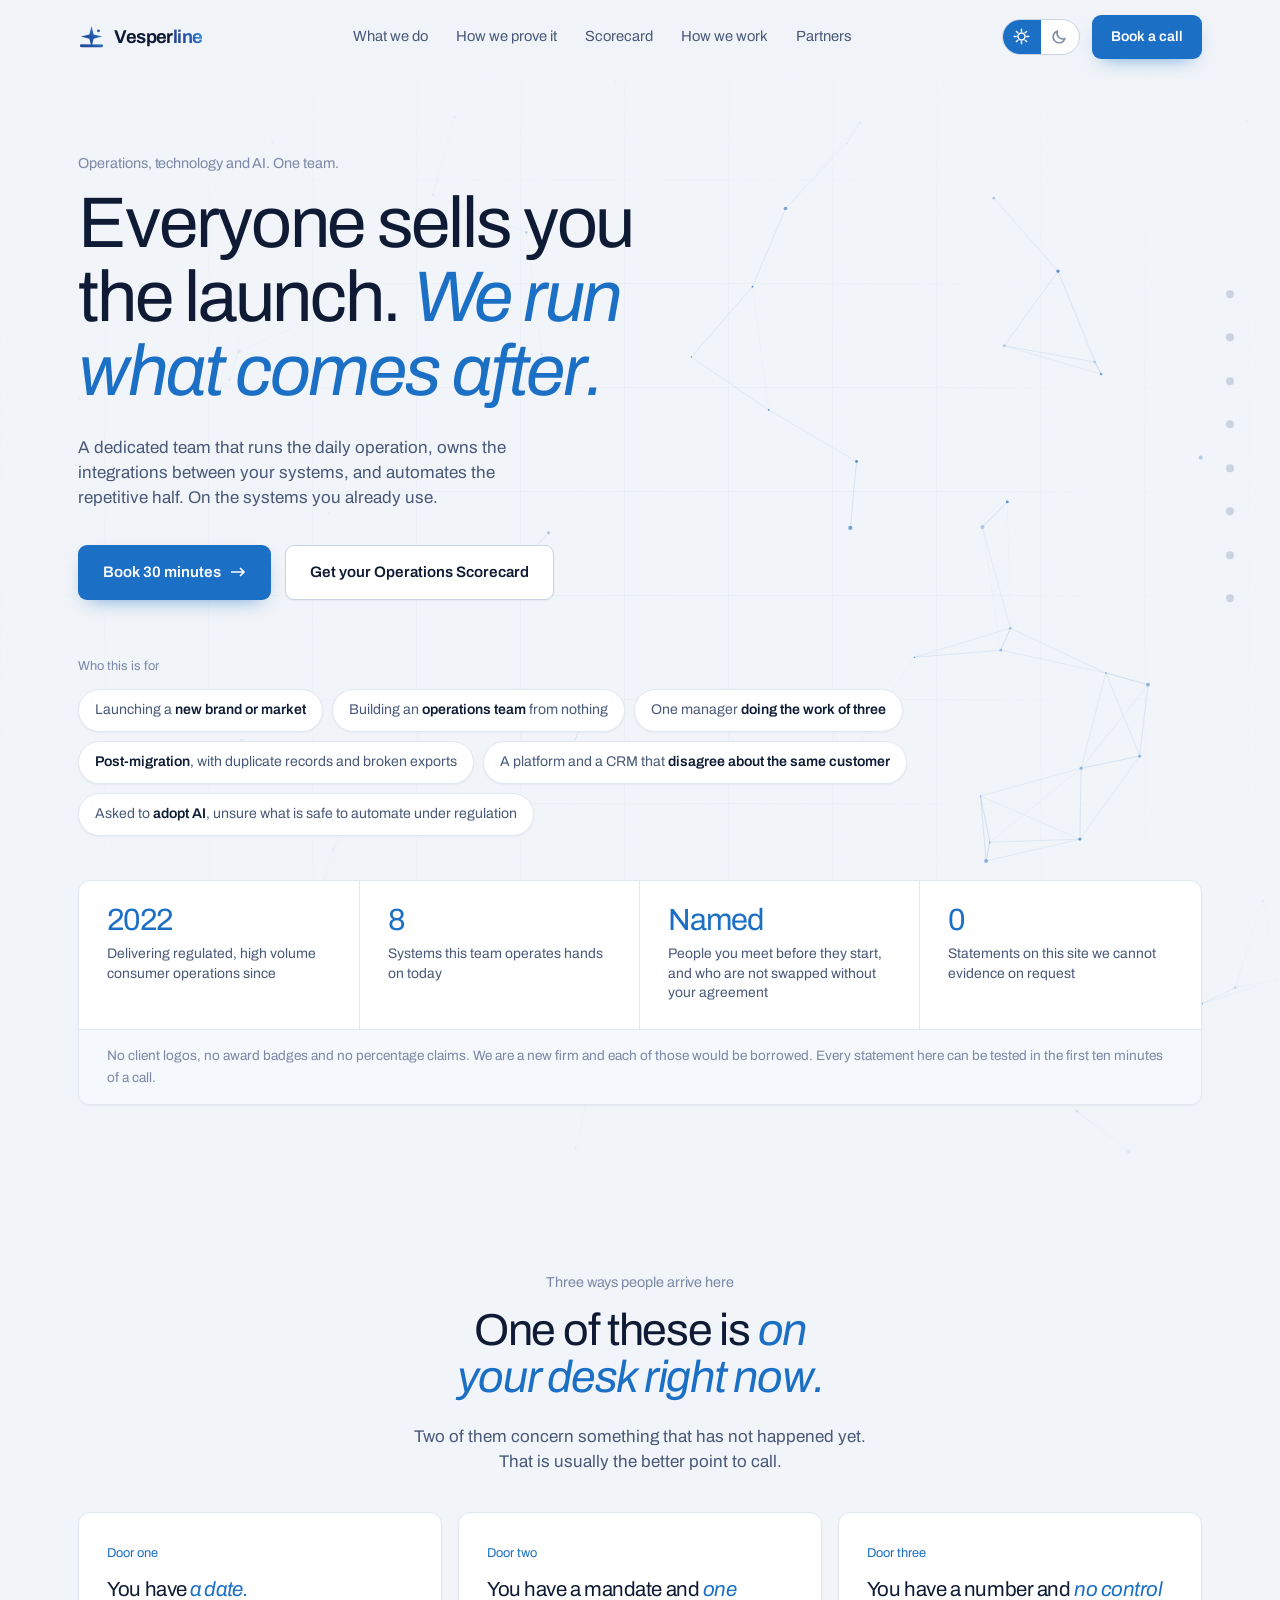
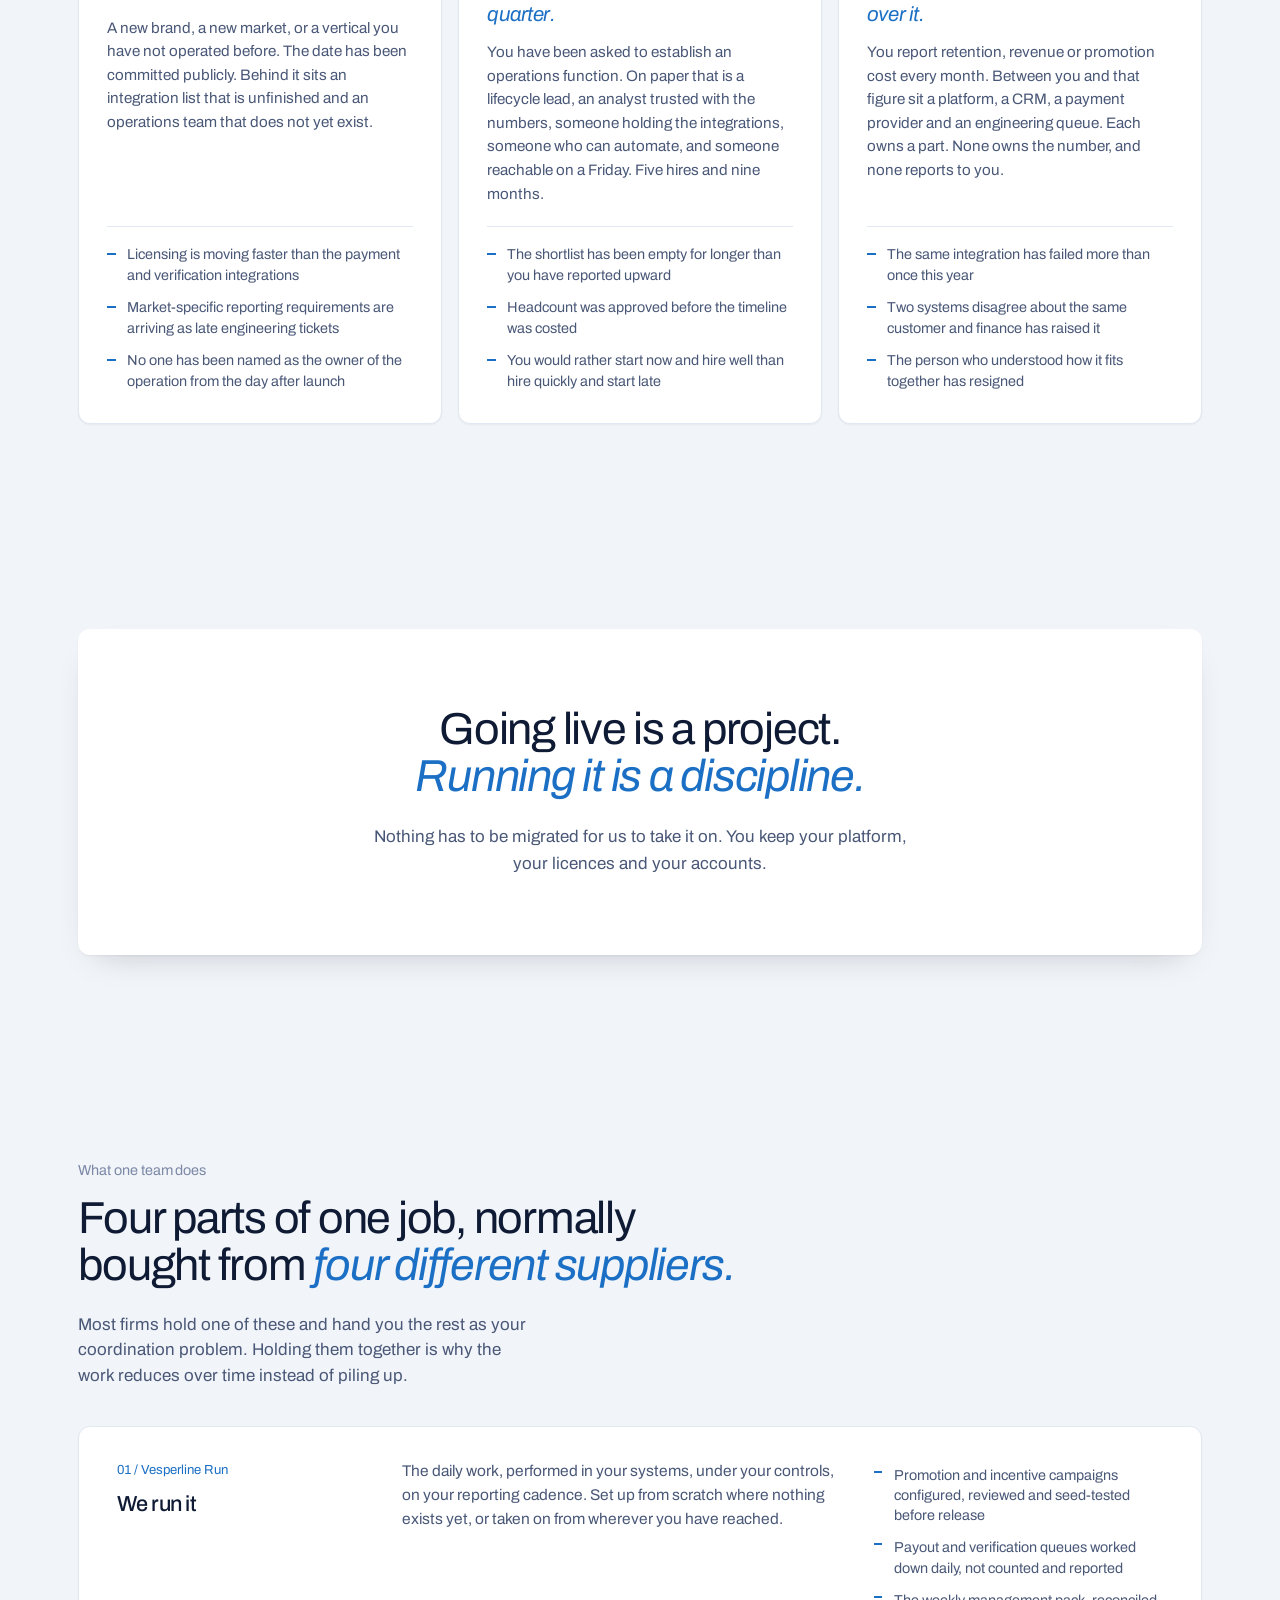
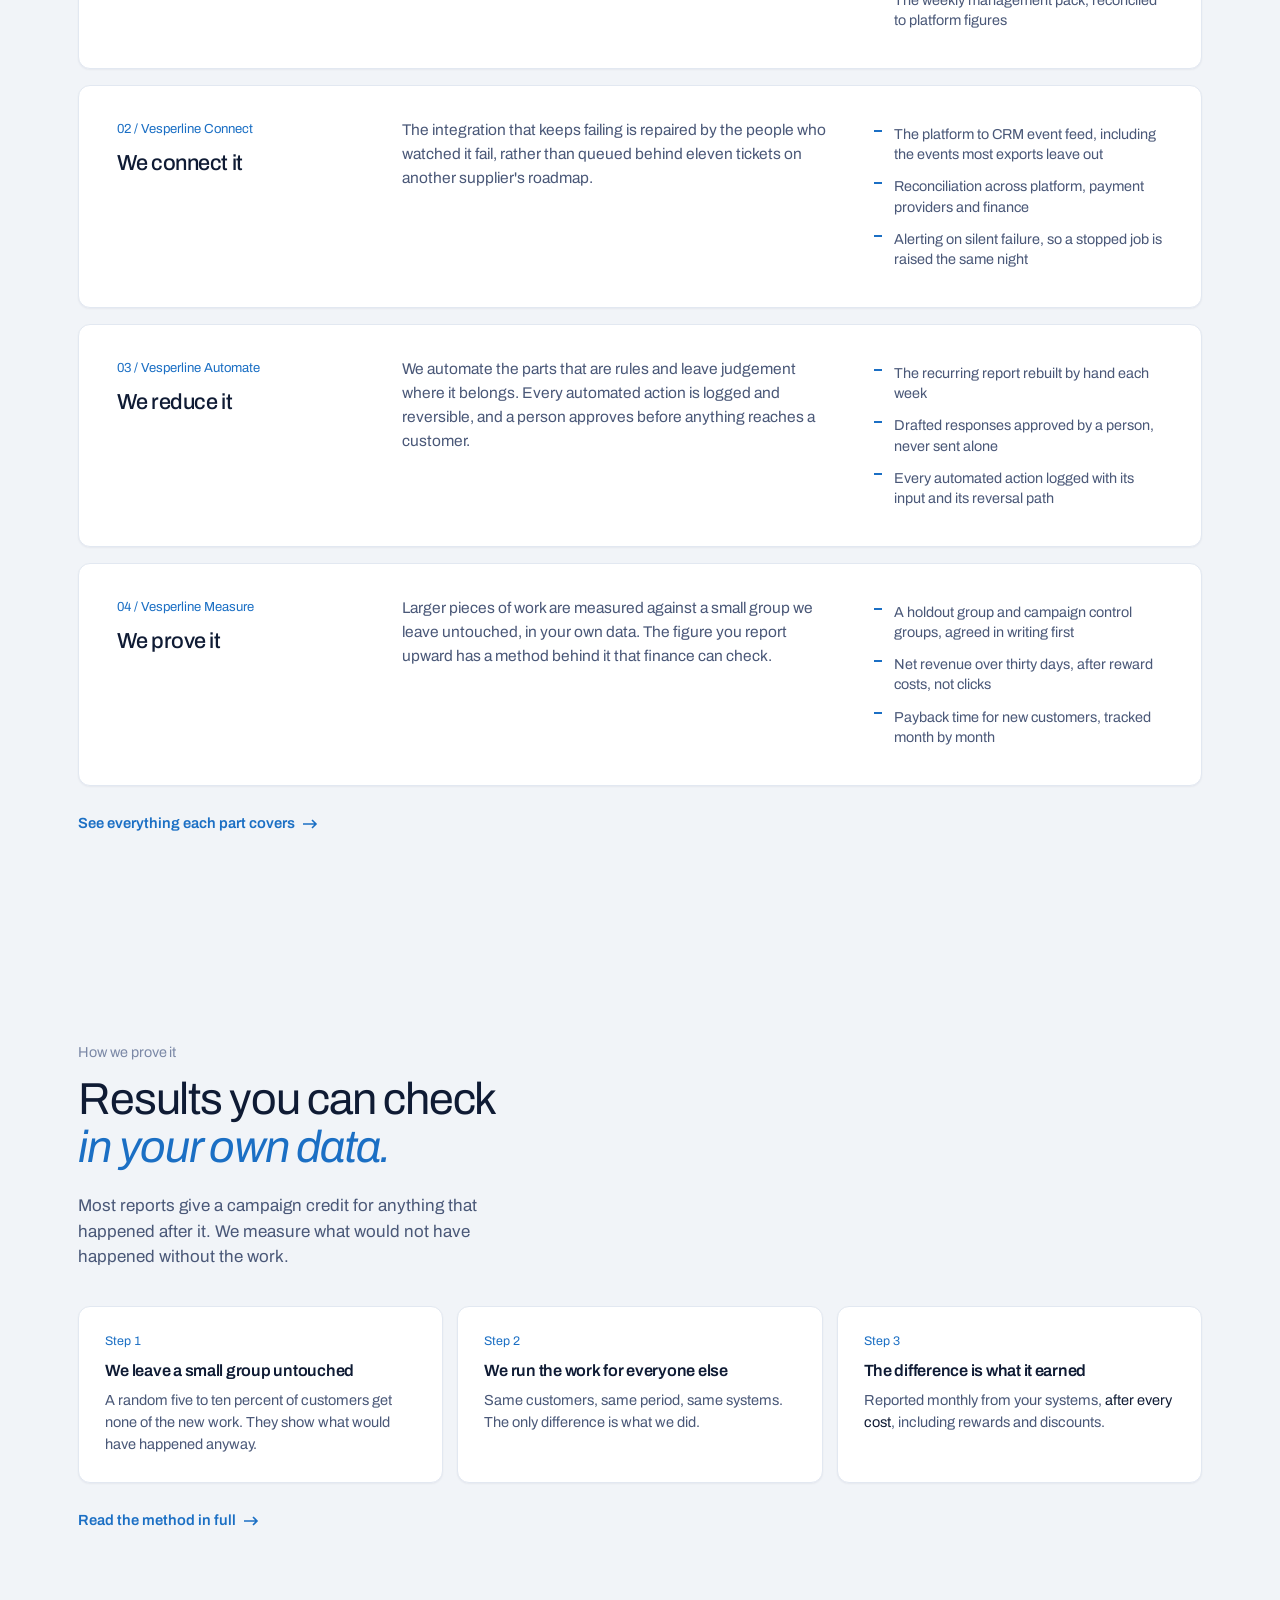
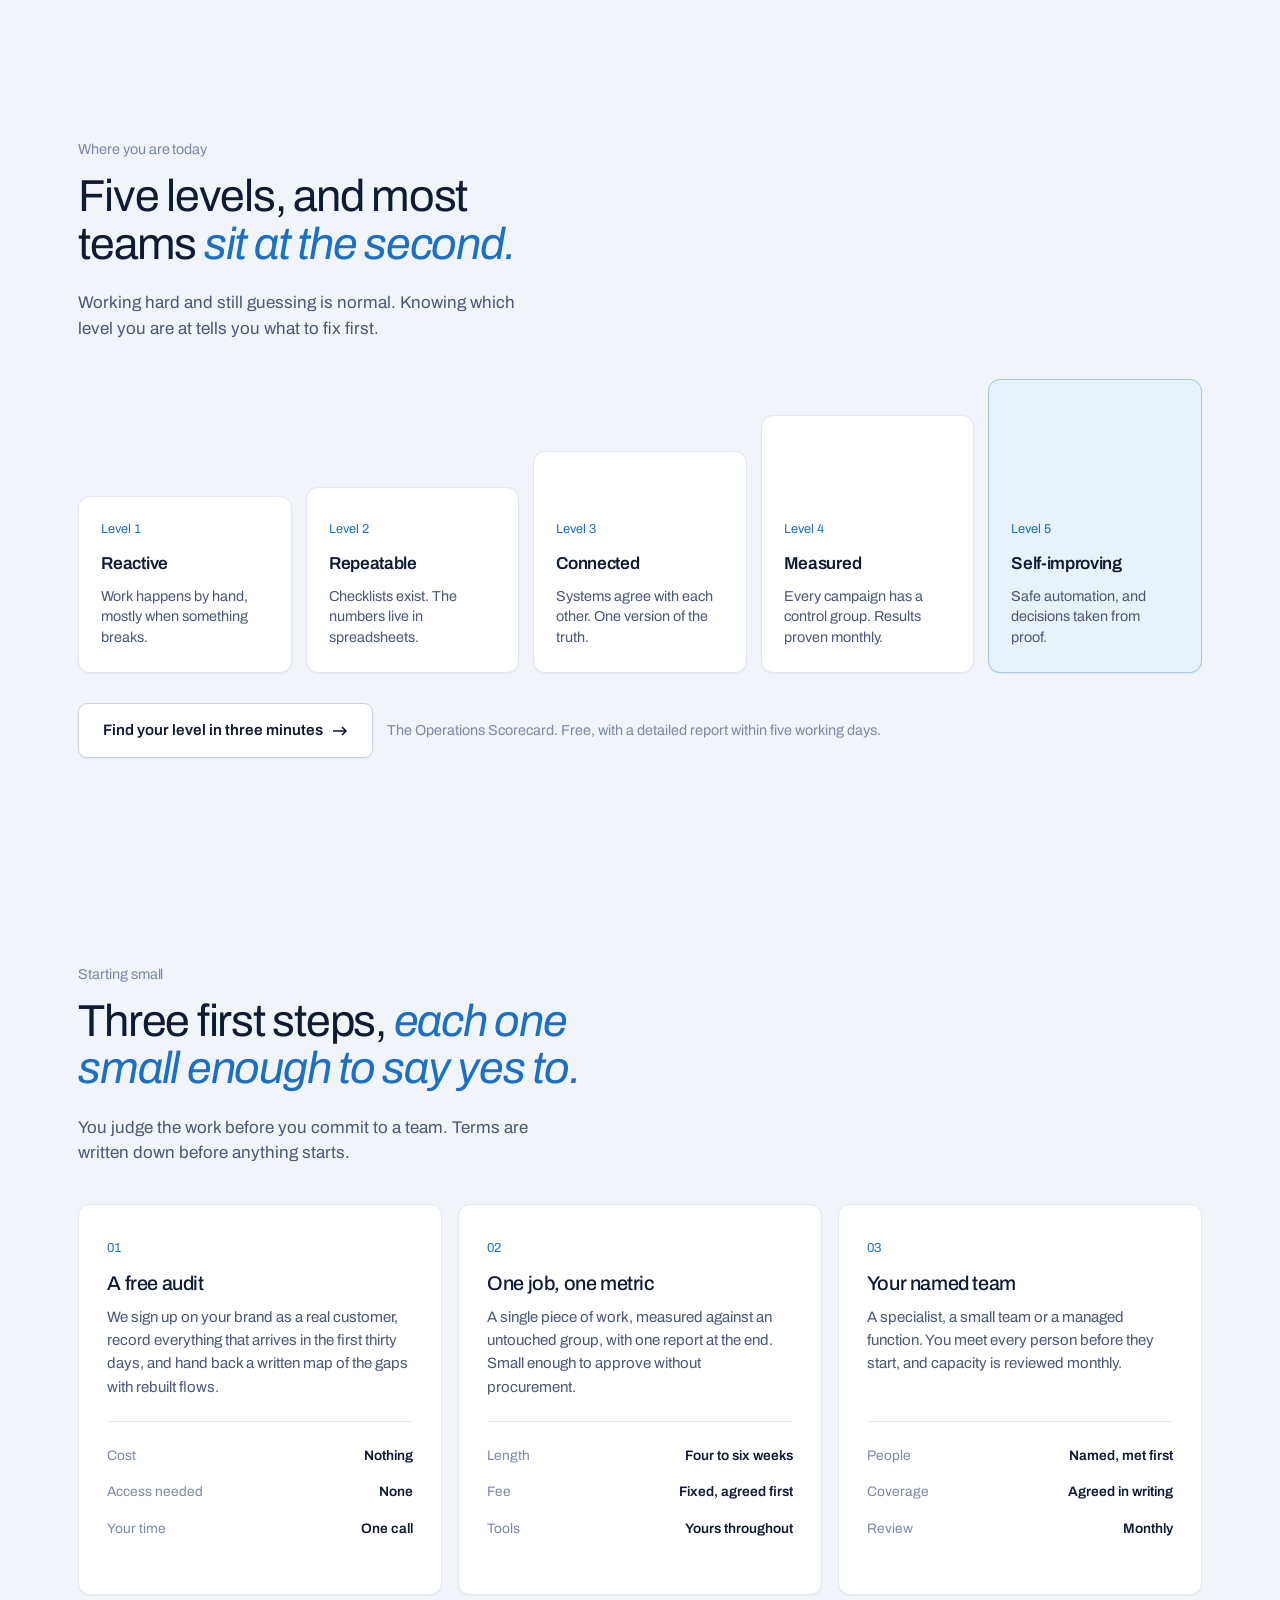
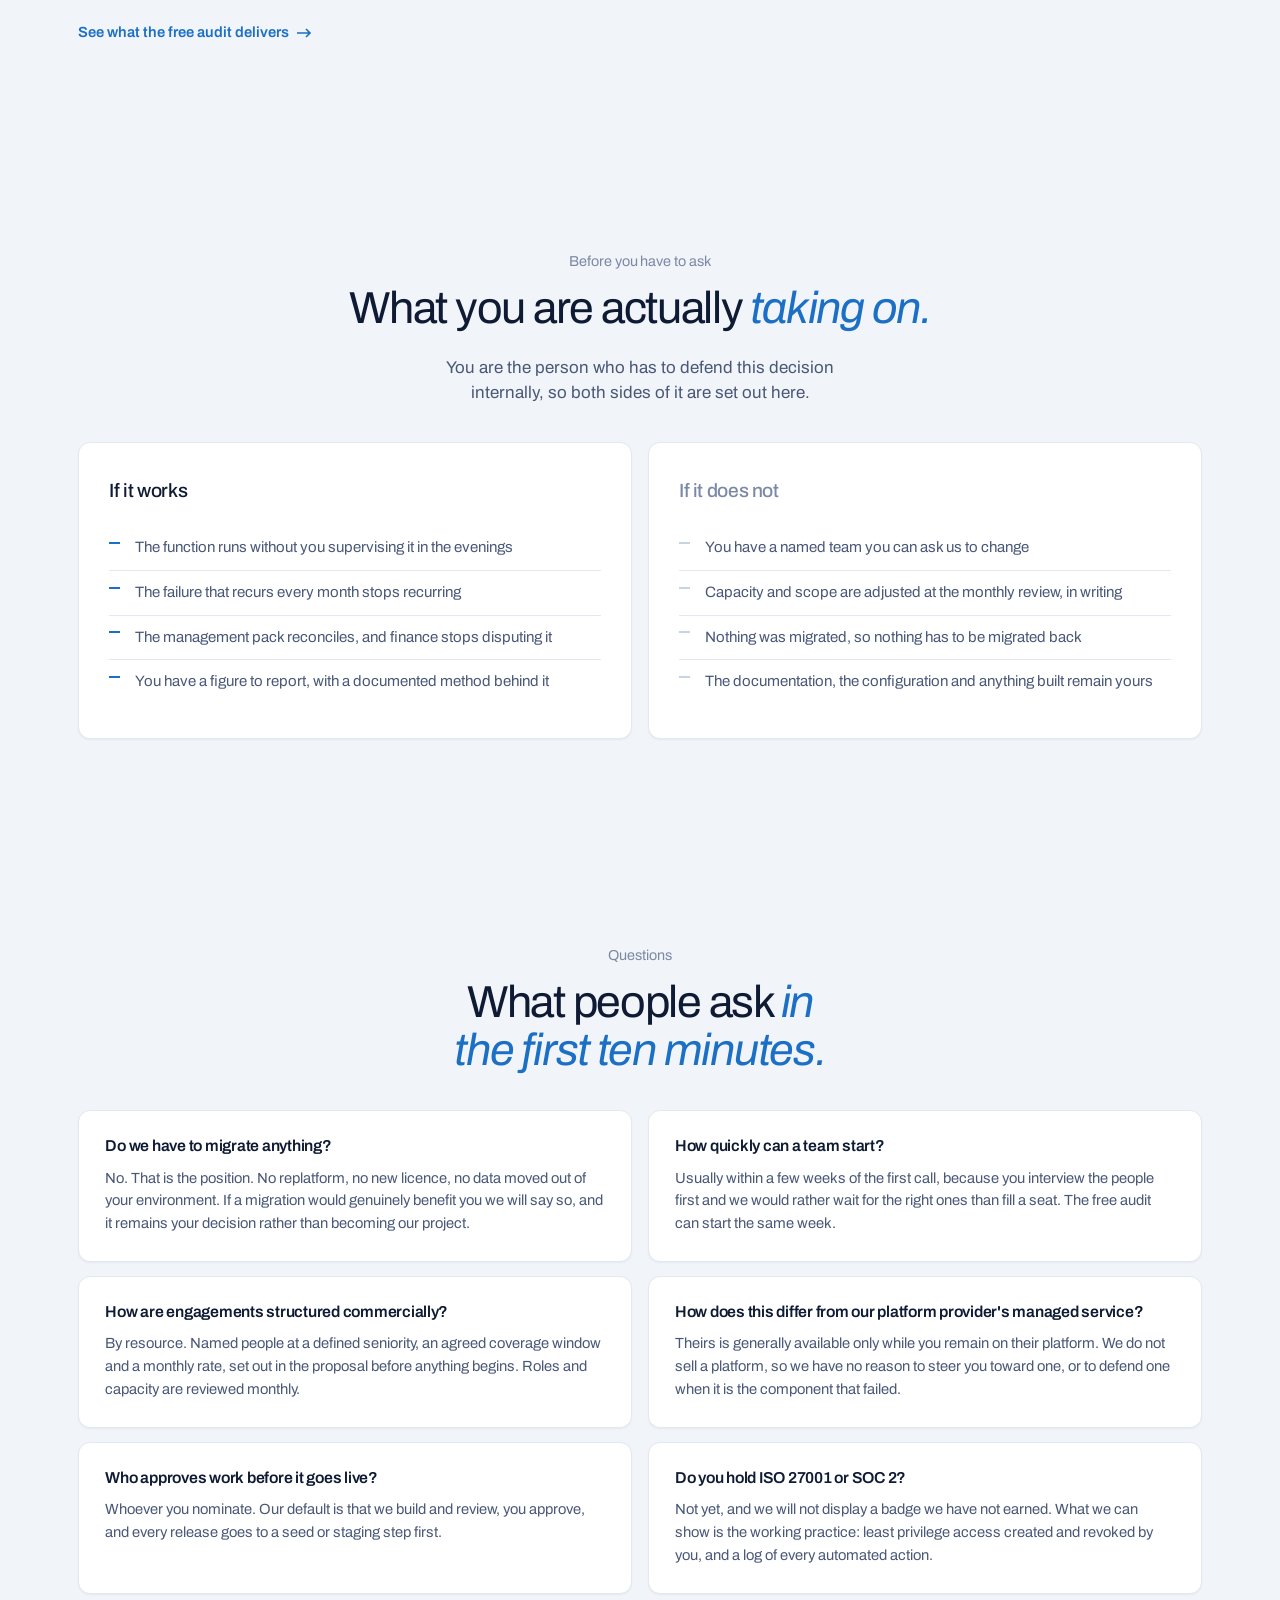
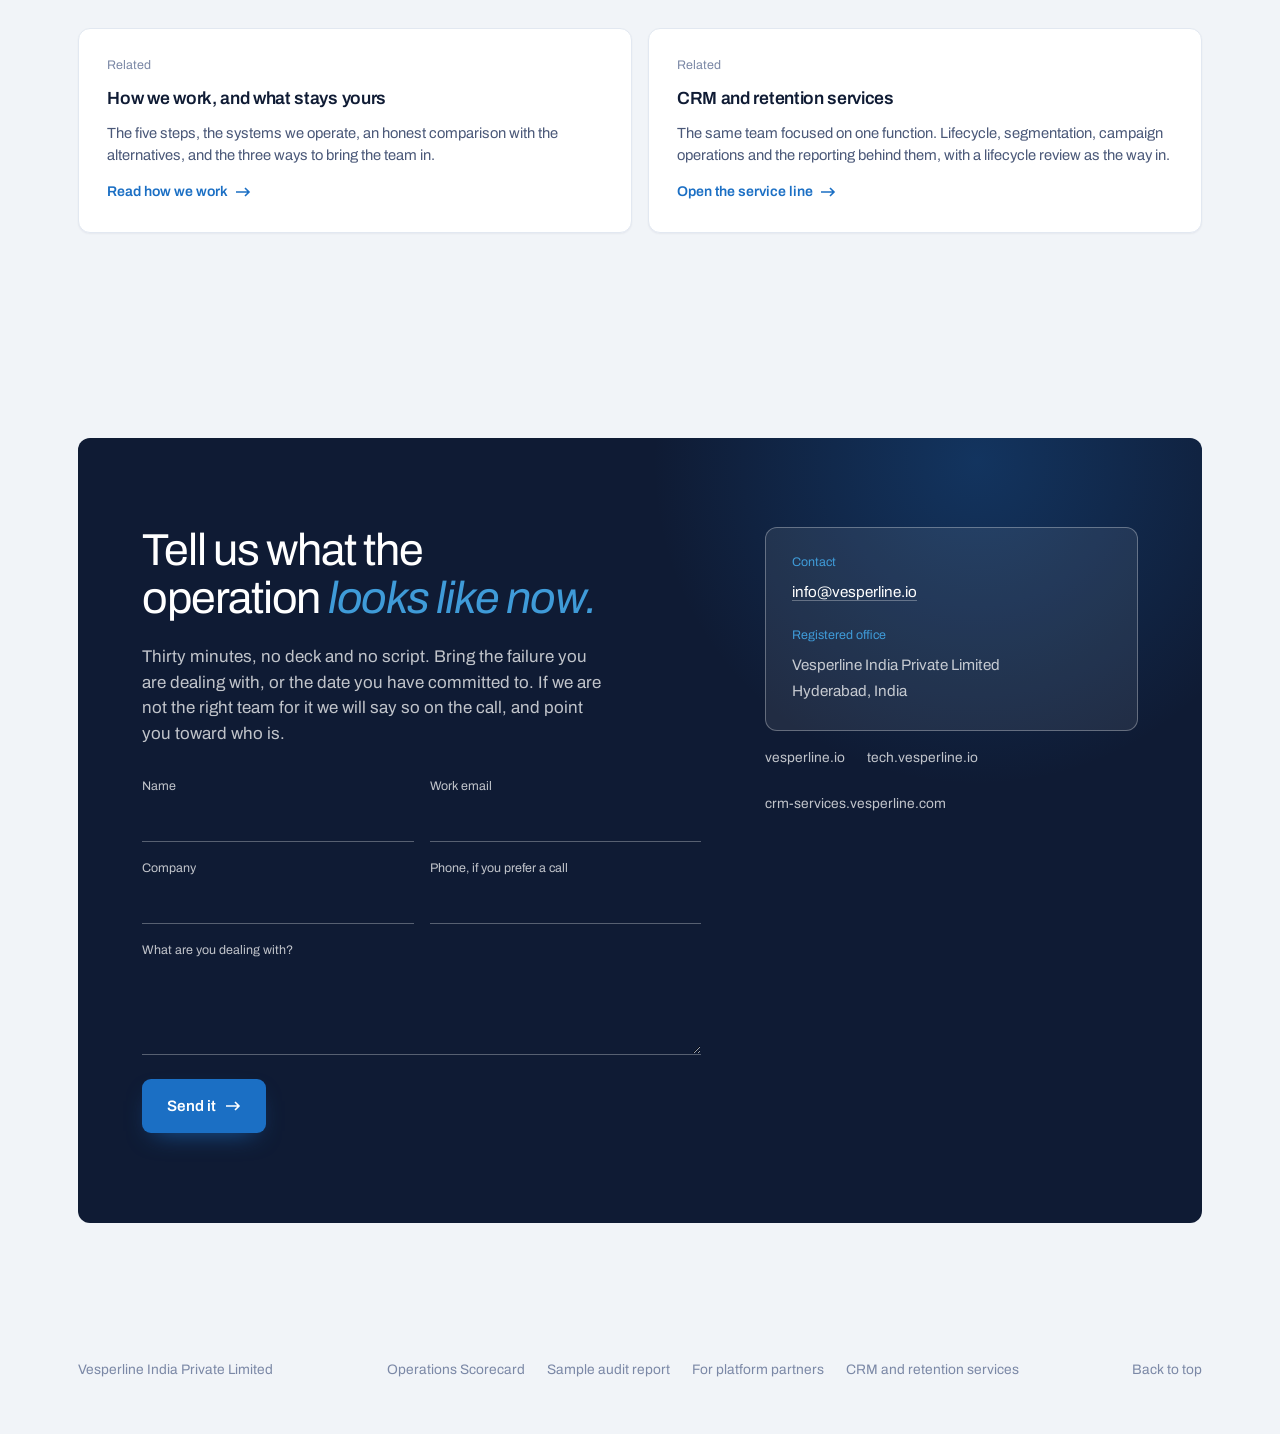
<file: index.html>
<!doctype html>
<html lang="en">
<head>
<meta charset="utf-8">
<meta name="viewport" content="width=device-width, initial-scale=1">
<title>Vesperline</title>
<meta name="description" content="A dedicated team that runs the daily operation, owns the integrations between your systems and automates the repetitive half, on the systems you already use. Results proven in your own data.">
<meta name="theme-color" content="#F1F4F8" media="(prefers-color-scheme: light)">
<meta name="theme-color" content="#060B18" media="(prefers-color-scheme: dark)">
<link rel="canonical" href="https://vesperline.io/">
<link rel="icon" href="data:image/svg+xml,%3Csvg xmlns='http://www.w3.org/2000/svg' viewBox='0 0 56 56'%3E%3Cdefs%3E%3ClinearGradient id='g' x1='0%25' y1='100%25' x2='100%25' y2='0%25'%3E%3Cstop offset='0%25' stop-color='%231E3A8A'/%3E%3Cstop offset='52%25' stop-color='%232456A8'/%3E%3Cstop offset='100%25' stop-color='%233F9BD8'/%3E%3C/linearGradient%3E%3C/defs%3E%3Cg transform='translate(28,26)'%3E%3Crect x='-24' y='16' width='48' height='6' rx='3' fill='url(%23g)'/%3E%3Cpath d='M0 -22 L4.4 -4.4 L22 0 L4.4 4.4 L0 22 L-4.4 4.4 L-22 0 L-4.4 -4.4 Z' fill='url(%23g)'/%3E%3C/g%3E%3C/svg%3E">
<meta property="og:type" content="website">
<meta property="og:site_name" content="Vesperline">
<meta property="og:title" content="Vesperline">
<meta property="og:description" content="A dedicated team that runs the daily operation, owns the integrations between your systems and automates the repetitive half, on the systems you already use. Results proven in your own data.">
<meta property="og:url" content="https://vesperline.io/">
<meta name="twitter:card" content="summary">
<meta name="robots" content="index, follow">
<link rel="preconnect" href="https://fonts.googleapis.com">
<link rel="preconnect" href="https://fonts.gstatic.com" crossorigin>
<link rel="stylesheet" href="https://fonts.googleapis.com/css2?family=Archivo:ital,wdth,wght@0,62..125,300..700;1,62..125,300..700&display=swap">
<link rel="stylesheet" href="/styles.css">
<script>
(function(){var r=document.documentElement;r.classList.add('js');var s=null;
try{s=localStorage.getItem('vsp-mode');}catch(e){}
if(!s){s=(window.matchMedia&&window.matchMedia('(prefers-color-scheme: dark)').matches)?'night':'day';}
r.dataset.mode=s;})();
</script>
<script type="application/ld+json">{"@context":"https://schema.org","@type":"Organization","name":"Vesperline","legalName":"Vesperline India Private Limited","url":"https://vesperline.io/","email":"info@vesperline.io"}</script>
</head>
<body>

<header class="top" id="top">
  <div class="shell top-in">
    <a class="mark" href="/" aria-label="Vesperline, home"><svg viewBox="0 0 56 56" aria-hidden="true"><defs><linearGradient id="bg1" x1="0%" y1="100%" x2="100%" y2="0%"><stop offset="0%" stop-color="var(--brand1)"/><stop offset="52%" stop-color="var(--brand2)"/><stop offset="100%" stop-color="var(--brand3)"/></linearGradient></defs><g transform="translate(28,26)"><rect x="-24" y="16" width="48" height="6" rx="3" fill="url(#bg1)"/><path d="M0 -22 L4.4 -4.4 L22 0 L4.4 4.4 L0 22 L-4.4 4.4 L-22 0 L-4.4 -4.4 Z" fill="url(#bg1)"/><circle cx="14.5" cy="-11.8" r="3" fill="var(--glint)"/></g></svg><span class="wm">Vesper<i>line</i></span></a>
    <nav class="topnav" id="topnav" aria-label="Primary">
      <a href="/services">What we do</a>
      <a href="/proof">How we prove it</a>
      <a href="/scorecard">Scorecard</a>
      <a href="/how-we-work">How we work</a>
      <a href="/partners">Partners</a>
    </nav>
    <div class="topright">
      <div class="seg" role="group" aria-label="Board mode">
        <button type="button" id="mDay" aria-pressed="true" aria-label="Day" title="Day">
          <svg viewBox="0 0 20 20" aria-hidden="true" class="sign"><circle cx="10" cy="10" r="4.1"/><path d="M10 1.4v2.4M10 16.2v2.4M1.4 10h2.4M16.2 10h2.4M4 4l1.7 1.7M14.3 14.3 16 16M16 4l-1.7 1.7M5.7 14.3 4 16"/></svg>
        </button>
        <button type="button" id="mNight" aria-pressed="false" aria-label="Night" title="Night">
          <svg viewBox="0 0 20 20" aria-hidden="true" class="sign"><path d="M16.2 12.6A7 7 0 0 1 7.4 3.8a7 7 0 1 0 8.8 8.8Z"/></svg>
        </button>
      </div>
      <a class="btn fill" href="/contact" style="padding:10px 18px;font-size:.88rem">Book a call</a>
      <button class="burger" id="burger" type="button" aria-expanded="false" aria-controls="topnav">Menu</button>
    </div>
  </div>
</header>
<nav class="rail" id="rail" aria-label="Sections">
  <ol>
    <li data-t="you"><a href="#you">Is this you</a></li>
    <li data-t="work"><a href="#work">What we do</a></li>
    <li data-t="proof"><a href="#proof">How we prove it</a></li>
    <li data-t="level"><a href="#level">Your level</a></li>
    <li data-t="start"><a href="#start">Start small</a></li>
    <li data-t="safe"><a href="#safe">If it fails</a></li>
    <li data-t="faq"><a href="#faq">Questions</a></li>
    <li data-t="contact"><a href="#contact">Book it</a></li>
  </ol>
</nav>

<main id="home">
  <section class="hero">
    <div class="hero-bg" aria-hidden="true">
      <div class="hero-grid"></div>
      <canvas id="stars"></canvas>
    </div>
    <div class="shell">
      <div class="hero-in">
        <p class="eyebrow rv">Operations, technology and AI. One team.</p>
        <h1 class="d1 rv">Everyone sells you the launch. <em class="a">We run what comes after.</em></h1>
        <p class="lead rv">A dedicated team that runs the daily operation, owns the integrations between your systems, and automates the repetitive half. On the systems you already use.</p>
        <div class="hero-act rv">
          <a class="btn fill" href="/contact">Book 30 minutes <svg viewBox="0 0 15 10" fill="none" stroke="currentColor" stroke-width="1.6" aria-hidden="true"><path d="M0 5h13M9 1l4 4-4 4"/></svg></a>
          <a class="btn line" href="/scorecard">Get your Operations Scorecard</a>
        </div>
      </div>
      <div class="who-for rv">
        <div class="k">Who this is for</div>
        <ul>
          <li>Launching a <b>new brand or market</b></li>
          <li>Building an <b>operations team</b> from nothing</li>
          <li>One manager <b>doing the work of three</b></li>
          <li><b>Post-migration</b>, with duplicate records and broken exports</li>
          <li>A platform and a CRM that <b>disagree about the same customer</b></li>
          <li>Asked to <b>adopt AI</b>, unsure what is safe to automate under regulation</li>
        </ul>
      </div>
      <div class="trust rv">
        <ol>
          <li><div class="c">2022</div><div class="l">Delivering regulated, high volume consumer operations since</div></li>
          <li><div class="c num">8</div><div class="l">Systems this team operates hands on today</div></li>
          <li><div class="c">Named</div><div class="l">People you meet before they start, and who are not swapped without your agreement</div></li>
          <li><div class="c num">0</div><div class="l">Statements on this site we cannot evidence on request</div></li>
        </ol>
        <div class="foot">No client logos, no award badges and no percentage claims. We are a new firm and each of those would be borrowed. Every statement here can be tested in the first ten minutes of a call.</div>
      </div>
    </div>
  </section>

  <div class="shell">

    <section class="sec" id="you">
      <div class="centered">
        <p class="eyebrow rv">Three ways people arrive here</p>
        <h2 class="d2 head rv">One of these is <em class="a">on your desk right now.</em></h2>
        <p class="lead sec-lead rv">Two of them concern something that has not happened yet. That is usually the better point to call.</p>
      </div>
      <div class="doors">
        <article class="door rv">
          <div class="k">Door one</div>
          <h3>You have <em>a date.</em></h3>
          <p>A new brand, a new market, or a vertical you have not operated before. The date has been committed publicly. Behind it sits an integration list that is unfinished and an operations team that does not yet exist.</p>
          <ul>
            <li>Licensing is moving faster than the payment and verification integrations</li>
            <li>Market-specific reporting requirements are arriving as late engineering tickets</li>
            <li>No one has been named as the owner of the operation from the day after launch</li>
          </ul>
        </article>
        <article class="door rv">
          <div class="k">Door two</div>
          <h3>You have a mandate and <em>one quarter.</em></h3>
          <p>You have been asked to establish an operations function. On paper that is a lifecycle lead, an analyst trusted with the numbers, someone holding the integrations, someone who can automate, and someone reachable on a Friday. Five hires and nine months.</p>
          <ul>
            <li>The shortlist has been empty for longer than you have reported upward</li>
            <li>Headcount was approved before the timeline was costed</li>
            <li>You would rather start now and hire well than hire quickly and start late</li>
          </ul>
        </article>
        <article class="door rv">
          <div class="k">Door three</div>
          <h3>You have a number and <em>no control over it.</em></h3>
          <p>You report retention, revenue or promotion cost every month. Between you and that figure sit a platform, a CRM, a payment provider and an engineering queue. Each owns a part. None owns the number, and none reports to you.</p>
          <ul>
            <li>The same integration has failed more than once this year</li>
            <li>Two systems disagree about the same customer and finance has raised it</li>
            <li>The person who understood how it fits together has resigned</li>
          </ul>
        </article>
      </div>
    </section>

    <section class="sec">
      <div class="band rv">
        <h2 class="d2">Going live is a project. <em class="a">Running it is a discipline.</em></h2>
        <p class="sub">Nothing has to be migrated for us to take it on. You keep your platform, your licences and your accounts.</p>
      </div>
    </section>

    <section class="sec" id="work">
      <p class="eyebrow rv">What one team does</p>
      <h2 class="d2 head rv">Four parts of one job, normally bought from <em class="a">four different suppliers.</em></h2>
      <p class="lead sec-lead rv">Most firms hold one of these and hand you the rest as your coordination problem. Holding them together is why the work reduces over time instead of piling up.</p>
      <div class="rows">
        <article class="prow rv">
          <div>
            <div class="n">01 / Vesperline Run</div>
            <h3>We run it</h3>
          </div>
          <p>The daily work, performed in your systems, under your controls, on your reporting cadence. Set up from scratch where nothing exists yet, or taken on from wherever you have reached.</p>
          <ul><li>Promotion and incentive campaigns configured, reviewed and seed-tested before release</li><li>Payout and verification queues worked down daily, not counted and reported</li><li>The weekly management pack, reconciled to platform figures</li></ul>
        </article>

        <article class="prow rv">
          <div>
            <div class="n">02 / Vesperline Connect</div>
            <h3>We connect it</h3>
          </div>
          <p>The integration that keeps failing is repaired by the people who watched it fail, rather than queued behind eleven tickets on another supplier's roadmap.</p>
          <ul><li>The platform to CRM event feed, including the events most exports leave out</li><li>Reconciliation across platform, payment providers and finance</li><li>Alerting on silent failure, so a stopped job is raised the same night</li></ul>
        </article>

        <article class="prow rv">
          <div>
            <div class="n">03 / Vesperline Automate</div>
            <h3>We reduce it</h3>
          </div>
          <p>We automate the parts that are rules and leave judgement where it belongs. Every automated action is logged and reversible, and a person approves before anything reaches a customer.</p>
          <ul><li>The recurring report rebuilt by hand each week</li><li>Drafted responses approved by a person, never sent alone</li><li>Every automated action logged with its input and its reversal path</li></ul>
        </article>

        <article class="prow rv">
          <div>
            <div class="n">04 / Vesperline Measure</div>
            <h3>We prove it</h3>
          </div>
          <p>Larger pieces of work are measured against a small group we leave untouched, in your own data. The figure you report upward has a method behind it that finance can check.</p>
          <ul><li>A holdout group and campaign control groups, agreed in writing first</li><li>Net revenue over thirty days, after reward costs, not clicks</li><li>Payback time for new customers, tracked month by month</li></ul>
        </article>

      </div>
      <a class="go rv" href="/services">See everything each part covers <svg viewBox="0 0 15 10" fill="none" stroke="currentColor" stroke-width="1.6" aria-hidden="true"><path d="M0 5h13M9 1l4 4-4 4"/></svg></a>
    </section>

    <section class="sec" id="proof">
      <p class="eyebrow rv">How we prove it</p>
      <h2 class="d2 head rv">Results you can check <em class="a">in your own data.</em></h2>
      <p class="lead sec-lead rv">Most reports give a campaign credit for anything that happened after it. We measure what would not have happened without the work.</p>
      <div class="press">
        <article class="rv"><div class="n">Step 1</div><h3>We leave a small group untouched</h3><p>A random five to ten percent of customers get none of the new work. They show what would have happened anyway.</p></article>
        <article class="rv"><div class="n">Step 2</div><h3>We run the work for everyone else</h3><p>Same customers, same period, same systems. The only difference is what we did.</p></article>
        <article class="rv"><div class="n">Step 3</div><h3>The difference is what it earned</h3><p>Reported monthly from your systems, <b>after every cost</b>, including rewards and discounts.</p></article>
      </div>
      <a class="go rv" href="/proof">Read the method in full <svg viewBox="0 0 15 10" fill="none" stroke="currentColor" stroke-width="1.6" aria-hidden="true"><path d="M0 5h13M9 1l4 4-4 4"/></svg></a>
    </section>

    <section class="sec" id="level">
      <p class="eyebrow rv">Where you are today</p>
      <h2 class="d2 head rv">Five levels, and most teams <em class="a">sit at the second.</em></h2>
      <p class="lead sec-lead rv">Working hard and still guessing is normal. Knowing which level you are at tells you what to fix first.</p>
      <div class="ladder">
        <div class="rung rv"><div class="n">Level 1</div><h3>Reactive</h3><p>Work happens by hand, mostly when something breaks.</p></div>
        <div class="rung rv"><div class="n">Level 2</div><h3>Repeatable</h3><p>Checklists exist. The numbers live in spreadsheets.</p></div>
        <div class="rung rv"><div class="n">Level 3</div><h3>Connected</h3><p>Systems agree with each other. One version of the truth.</p></div>
        <div class="rung rv"><div class="n">Level 4</div><h3>Measured</h3><p>Every campaign has a control group. Results proven monthly.</p></div>
        <div class="rung rv"><div class="n">Level 5</div><h3>Self-improving</h3><p>Safe automation, and decisions taken from proof.</p></div>
      </div>
      <div class="ladder-act rv">
        <a class="btn line" href="/scorecard">Find your level in three minutes <svg viewBox="0 0 15 10" fill="none" stroke="currentColor" stroke-width="1.6" aria-hidden="true"><path d="M0 5h13M9 1l4 4-4 4"/></svg></a>
        <span class="note">The Operations Scorecard. Free, with a detailed report within five working days.</span>
      </div>
    </section>

    <section class="sec" id="start">
      <p class="eyebrow rv">Starting small</p>
      <h2 class="d2 head rv">Three first steps, <em class="a">each one small enough to say yes to.</em></h2>
      <p class="lead sec-lead rv">You judge the work before you commit to a team. Terms are written down before anything starts.</p>
      <div class="pilots">
        <article class="pilot rv">
          <div class="n">01</div>
          <h3>A free audit</h3>
          <p>We sign up on your brand as a real customer, record everything that arrives in the first thirty days, and hand back a written map of the gaps with rebuilt flows.</p>
          <dl>
            <div><dt>Cost</dt><dd>Nothing</dd></div>
            <div><dt>Access needed</dt><dd>None</dd></div>
            <div><dt>Your time</dt><dd>One call</dd></div>
          </dl>
        </article>
        <article class="pilot rv">
          <div class="n">02</div>
          <h3>One job, one metric</h3>
          <p>A single piece of work, measured against an untouched group, with one report at the end. Small enough to approve without procurement.</p>
          <dl>
            <div><dt>Length</dt><dd>Four to six weeks</dd></div>
            <div><dt>Fee</dt><dd>Fixed, agreed first</dd></div>
            <div><dt>Tools</dt><dd>Yours throughout</dd></div>
          </dl>
        </article>
        <article class="pilot rv">
          <div class="n">03</div>
          <h3>Your named team</h3>
          <p>A specialist, a small team or a managed function. You meet every person before they start, and capacity is reviewed monthly.</p>
          <dl>
            <div><dt>People</dt><dd>Named, met first</dd></div>
            <div><dt>Coverage</dt><dd>Agreed in writing</dd></div>
            <div><dt>Review</dt><dd>Monthly</dd></div>
          </dl>
        </article>
      </div>
      <a class="go rv" href="/sample-report">See what the free audit delivers <svg viewBox="0 0 15 10" fill="none" stroke="currentColor" stroke-width="1.6" aria-hidden="true"><path d="M0 5h13M9 1l4 4-4 4"/></svg></a>
    </section>

    <section class="sec" id="safe">
      <div class="centered">
        <p class="eyebrow rv">Before you have to ask</p>
        <h2 class="d2 head rv">What you are actually <em class="a">taking on.</em></h2>
        <p class="lead sec-lead rv">You are the person who has to defend this decision internally, so both sides of it are set out here.</p>
      </div>
      <div class="risk">
        <div class="rv">
          <h3>If it works</h3>
          <ul>
            <li>The function runs without you supervising it in the evenings</li>
            <li>The failure that recurs every month stops recurring</li>
            <li>The management pack reconciles, and finance stops disputing it</li>
            <li>You have a figure to report, with a documented method behind it</li>
          </ul>
        </div>
        <div class="bad rv">
          <h3>If it does not</h3>
          <ul>
            <li>You have a named team you can ask us to change</li>
            <li>Capacity and scope are adjusted at the monthly review, in writing</li>
            <li>Nothing was migrated, so nothing has to be migrated back</li>
            <li>The documentation, the configuration and anything built remain yours</li>
          </ul>
        </div>
      </div>
    </section>

    <section class="sec" id="faq">
      <div class="centered">
        <p class="eyebrow rv">Questions</p>
        <h2 class="d2 head rv">What people ask <em class="a">in the first ten minutes.</em></h2>
      </div>
      <div class="faq">
        <div class="rv"><h3>Do we have to migrate anything?</h3><p>No. That is the position. No replatform, no new licence, no data moved out of your environment. If a migration would genuinely benefit you we will say so, and it remains your decision rather than becoming our project.</p></div>
        <div class="rv"><h3>How quickly can a team start?</h3><p>Usually within a few weeks of the first call, because you interview the people first and we would rather wait for the right ones than fill a seat. The free audit can start the same week.</p></div>
        <div class="rv"><h3>How are engagements structured commercially?</h3><p>By resource. Named people at a defined seniority, an agreed coverage window and a monthly rate, set out in the proposal before anything begins. Roles and capacity are reviewed monthly.</p></div>
        <div class="rv"><h3>How does this differ from our platform provider's managed service?</h3><p>Theirs is generally available only while you remain on their platform. We do not sell a platform, so we have no reason to steer you toward one, or to defend one when it is the component that failed.</p></div>
        <div class="rv"><h3>Who approves work before it goes live?</h3><p>Whoever you nominate. Our default is that we build and review, you approve, and every release goes to a seed or staging step first.</p></div>
        <div class="rv"><h3>Do you hold ISO 27001 or SOC 2?</h3><p>Not yet, and we will not display a badge we have not earned. What we can show is the working practice: least privilege access created and revoked by you, and a log of every automated action.</p></div>
      </div>
      <div class="xlinks">
        <a class="xlink rv" href="/how-we-work">
          <div class="k">Related</div>
          <h3>How we work, and what stays yours</h3>
          <p>The five steps, the systems we operate, an honest comparison with the alternatives, and the three ways to bring the team in.</p>
          <span class="go">Read how we work <svg viewBox="0 0 15 10" fill="none" stroke="currentColor" stroke-width="1.6" aria-hidden="true"><path d="M0 5h13M9 1l4 4-4 4"/></svg></span>
        </a>
        <a class="xlink rv" href="https://crm-services.vesperline.com">
          <div class="k">Related</div>
          <h3>CRM and retention services</h3>
          <p>The same team focused on one function. Lifecycle, segmentation, campaign operations and the reporting behind them, with a lifecycle review as the way in.</p>
          <span class="go">Open the service line <svg viewBox="0 0 15 10" fill="none" stroke="currentColor" stroke-width="1.6" aria-hidden="true"><path d="M0 5h13M9 1l4 4-4 4"/></svg></span>
        </a>
      </div>
    </section>

    <section class="sec close" id="contact">
      <div class="close-in has-form rv">
        <div>
          <h2 class="d2">Tell us what the operation <em class="a">looks like now.</em></h2>
          <p class="lead" style="margin-top:22px">Thirty minutes, no deck and no script. Bring the failure you are dealing with, or the date you have committed to. If we are not the right team for it we will say so on the call, and point you toward who is.</p>
          <form class="cform" data-subject="New enquiry from vesperline.io" data-topic="contact" novalidate>
            <input type="text" name="_honey" class="hp" tabindex="-1" autocomplete="off" aria-hidden="true">
            <div class="f2">
              <label><span>Name</span><input type="text" name="name" required autocomplete="name"></label>
              <label><span>Work email</span><input type="email" name="email" required autocomplete="email"></label>
            </div>
            <div class="f2">
              <label><span>Company</span><input type="text" name="company" autocomplete="organization"></label>
              <label><span>Phone, if you prefer a call</span><input type="tel" name="phone" autocomplete="tel"></label>
            </div>
            <label><span>What are you dealing with?</span><textarea name="message" rows="3" required></textarea></label>
            <div class="fact">
              <button class="btn fill" type="submit">Send it <svg viewBox="0 0 15 10" fill="none" stroke="currentColor" stroke-width="1.6" aria-hidden="true"><path d="M0 5h13M9 1l4 4-4 4"/></svg></button>
              <span class="fnote" role="status" aria-live="polite"></span>
            </div>
          </form>
        </div>
      <div class="cside">
        <div class="cbox">
          <div class="ck">Contact</div>
          <p><a href="mailto:info@vesperline.io">info@vesperline.io</a></p>
          <div class="ck">Registered office</div>
          <address>Vesperline India Private Limited<br>Hyderabad, India</address>
        </div>
        <div class="clinks">
          <a href="https://vesperline.io">vesperline.io</a>
          <a href="https://tech.vesperline.io">tech.vesperline.io</a>
          <a href="https://crm-services.vesperline.com">crm-services.vesperline.com</a>
        </div>
      </div>
      </div>
    </section>
  </div>
</main>

<footer class="foot">
  <div class="shell foot-in">
    <span>Vesperline India Private Limited</span>
    <nav aria-label="Footer">
      <a href="/scorecard">Operations Scorecard</a>
      <a href="/sample-report">Sample audit report</a>
      <a href="/partners">For platform partners</a>
      <a href="https://crm-services.vesperline.com">CRM and retention services</a>
    </nav>
    <span><a href="#top">Back to top</a></span>
  </div>
</footer>
<script src="/site.js"></script>
</body>
</html>
</file>
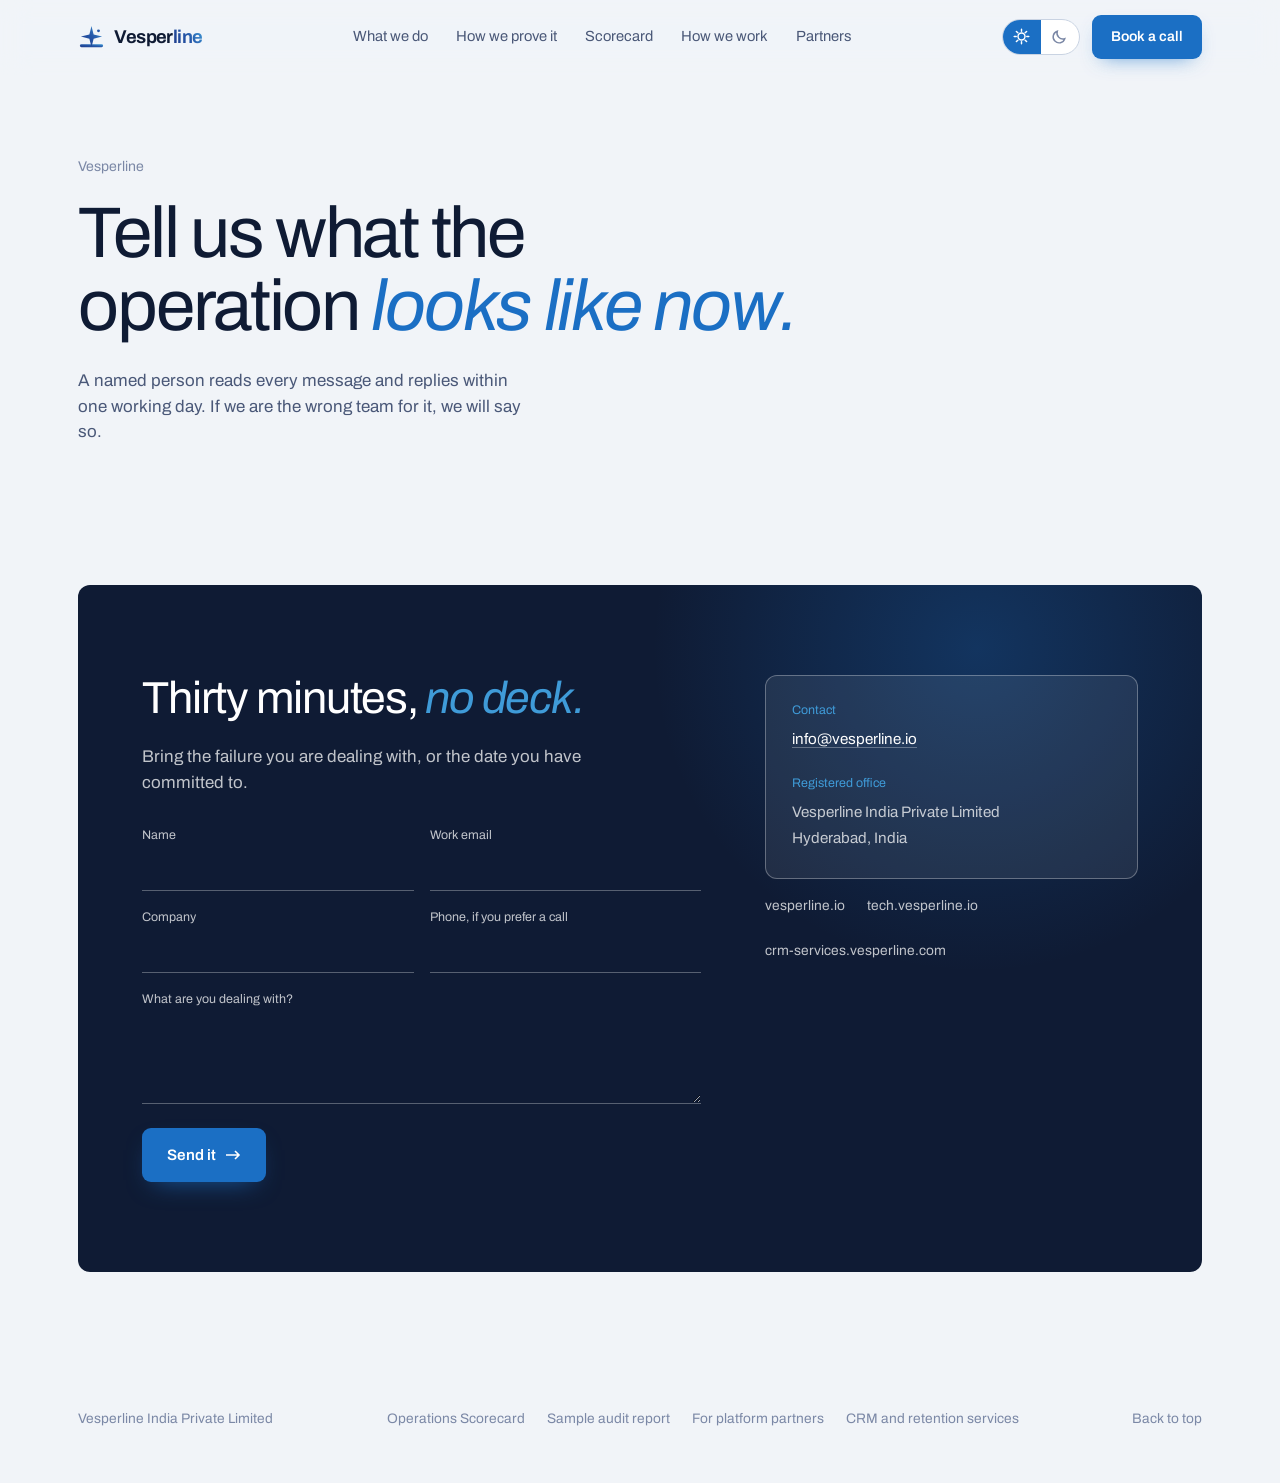
<file: contact.html>
<!doctype html>
<html lang="en">
<head>
<meta charset="utf-8">
<meta name="viewport" content="width=device-width, initial-scale=1">
<title>Contact | Vesperline</title>
<meta name="description" content="Book thirty minutes with Vesperline, or email info@vesperline.io. A named person replies within one working day.">
<meta name="theme-color" content="#F1F4F8" media="(prefers-color-scheme: light)">
<meta name="theme-color" content="#060B18" media="(prefers-color-scheme: dark)">
<link rel="canonical" href="https://vesperline.io/contact">
<link rel="icon" href="data:image/svg+xml,%3Csvg xmlns='http://www.w3.org/2000/svg' viewBox='0 0 56 56'%3E%3Cdefs%3E%3ClinearGradient id='g' x1='0%25' y1='100%25' x2='100%25' y2='0%25'%3E%3Cstop offset='0%25' stop-color='%231E3A8A'/%3E%3Cstop offset='52%25' stop-color='%232456A8'/%3E%3Cstop offset='100%25' stop-color='%233F9BD8'/%3E%3C/linearGradient%3E%3C/defs%3E%3Cg transform='translate(28,26)'%3E%3Crect x='-24' y='16' width='48' height='6' rx='3' fill='url(%23g)'/%3E%3Cpath d='M0 -22 L4.4 -4.4 L22 0 L4.4 4.4 L0 22 L-4.4 4.4 L-22 0 L-4.4 -4.4 Z' fill='url(%23g)'/%3E%3C/g%3E%3C/svg%3E">
<meta property="og:type" content="website">
<meta property="og:site_name" content="Vesperline">
<meta property="og:title" content="Contact | Vesperline">
<meta property="og:description" content="Book thirty minutes with Vesperline, or email info@vesperline.io. A named person replies within one working day.">
<meta property="og:url" content="https://vesperline.io/contact">
<meta name="twitter:card" content="summary">
<meta name="robots" content="index, follow">
<link rel="preconnect" href="https://fonts.googleapis.com">
<link rel="preconnect" href="https://fonts.gstatic.com" crossorigin>
<link rel="stylesheet" href="https://fonts.googleapis.com/css2?family=Archivo:ital,wdth,wght@0,62..125,300..700;1,62..125,300..700&display=swap">
<link rel="stylesheet" href="/styles.css">
<script>
(function(){var r=document.documentElement;r.classList.add('js');var s=null;
try{s=localStorage.getItem('vsp-mode');}catch(e){}
if(!s){s=(window.matchMedia&&window.matchMedia('(prefers-color-scheme: dark)').matches)?'night':'day';}
r.dataset.mode=s;})();
</script>
<script type="application/ld+json">{"@context":"https://schema.org","@type":"Organization","name":"Vesperline","legalName":"Vesperline India Private Limited","url":"https://vesperline.io/","email":"info@vesperline.io"}</script>
</head>
<body>

<header class="top" id="top">
  <div class="shell top-in">
    <a class="mark" href="/" aria-label="Vesperline, home"><svg viewBox="0 0 56 56" aria-hidden="true"><defs><linearGradient id="bg1" x1="0%" y1="100%" x2="100%" y2="0%"><stop offset="0%" stop-color="var(--brand1)"/><stop offset="52%" stop-color="var(--brand2)"/><stop offset="100%" stop-color="var(--brand3)"/></linearGradient></defs><g transform="translate(28,26)"><rect x="-24" y="16" width="48" height="6" rx="3" fill="url(#bg1)"/><path d="M0 -22 L4.4 -4.4 L22 0 L4.4 4.4 L0 22 L-4.4 4.4 L-22 0 L-4.4 -4.4 Z" fill="url(#bg1)"/><circle cx="14.5" cy="-11.8" r="3" fill="var(--glint)"/></g></svg><span class="wm">Vesper<i>line</i></span></a>
    <nav class="topnav" id="topnav" aria-label="Primary">
      <a href="/services">What we do</a>
      <a href="/proof">How we prove it</a>
      <a href="/scorecard">Scorecard</a>
      <a href="/how-we-work">How we work</a>
      <a href="/partners">Partners</a>
    </nav>
    <div class="topright">
      <div class="seg" role="group" aria-label="Board mode">
        <button type="button" id="mDay" aria-pressed="true" aria-label="Day" title="Day">
          <svg viewBox="0 0 20 20" aria-hidden="true" class="sign"><circle cx="10" cy="10" r="4.1"/><path d="M10 1.4v2.4M10 16.2v2.4M1.4 10h2.4M16.2 10h2.4M4 4l1.7 1.7M14.3 14.3 16 16M16 4l-1.7 1.7M5.7 14.3 4 16"/></svg>
        </button>
        <button type="button" id="mNight" aria-pressed="false" aria-label="Night" title="Night">
          <svg viewBox="0 0 20 20" aria-hidden="true" class="sign"><path d="M16.2 12.6A7 7 0 0 1 7.4 3.8a7 7 0 1 0 8.8 8.8Z"/></svg>
        </button>
      </div>
      <a class="btn fill" href="/contact" style="padding:10px 18px;font-size:.88rem">Book a call</a>
      <button class="burger" id="burger" type="button" aria-expanded="false" aria-controls="topnav">Menu</button>
    </div>
  </div>
</header>

<main id="home">
  <div class="shell">

    <section class="page-hero">
      <a class="crumb rv" href="/">Vesperline</a>
      <h1 class="d1 rv" style="max-width:20ch">Tell us what the operation <em class="a">looks like now.</em></h1>
      <p class="lead rv">A named person reads every message and replies within one working day. If we are the wrong team for it, we will say so.</p>
    </section>

    <section class="sec close">
      <div class="close-in has-form rv">
        <div>
          <h2 class="d2">Thirty minutes, <em class="a">no deck.</em></h2>
          <p class="lead" style="margin-top:22px">Bring the failure you are dealing with, or the date you have committed to.</p>
          <form class="cform" data-subject="New enquiry from vesperline.io" data-topic="contact" novalidate>
            <input type="text" name="_honey" class="hp" tabindex="-1" autocomplete="off" aria-hidden="true">
            <div class="f2">
              <label><span>Name</span><input type="text" name="name" required autocomplete="name"></label>
              <label><span>Work email</span><input type="email" name="email" required autocomplete="email"></label>
            </div>
            <div class="f2">
              <label><span>Company</span><input type="text" name="company" autocomplete="organization"></label>
              <label><span>Phone, if you prefer a call</span><input type="tel" name="phone" autocomplete="tel"></label>
            </div>
            <label><span>What are you dealing with?</span><textarea name="message" rows="3" required></textarea></label>
            <div class="fact">
              <button class="btn fill" type="submit">Send it <svg viewBox="0 0 15 10" fill="none" stroke="currentColor" stroke-width="1.6" aria-hidden="true"><path d="M0 5h13M9 1l4 4-4 4"/></svg></button>
              <span class="fnote" role="status" aria-live="polite"></span>
            </div>
          </form>
        </div>
      <div class="cside">
        <div class="cbox">
          <div class="ck">Contact</div>
          <p><a href="mailto:info@vesperline.io">info@vesperline.io</a></p>
          <div class="ck">Registered office</div>
          <address>Vesperline India Private Limited<br>Hyderabad, India</address>
        </div>
        <div class="clinks">
          <a href="https://vesperline.io">vesperline.io</a>
          <a href="https://tech.vesperline.io">tech.vesperline.io</a>
          <a href="https://crm-services.vesperline.com">crm-services.vesperline.com</a>
        </div>
      </div>
      </div>
    </section>
  </div>
</main>

<footer class="foot">
  <div class="shell foot-in">
    <span>Vesperline India Private Limited</span>
    <nav aria-label="Footer">
      <a href="/scorecard">Operations Scorecard</a>
      <a href="/sample-report">Sample audit report</a>
      <a href="/partners">For platform partners</a>
      <a href="https://crm-services.vesperline.com">CRM and retention services</a>
    </nav>
    <span><a href="#top">Back to top</a></span>
  </div>
</footer>
<script src="/site.js"></script>
</body>
</html>
</file>
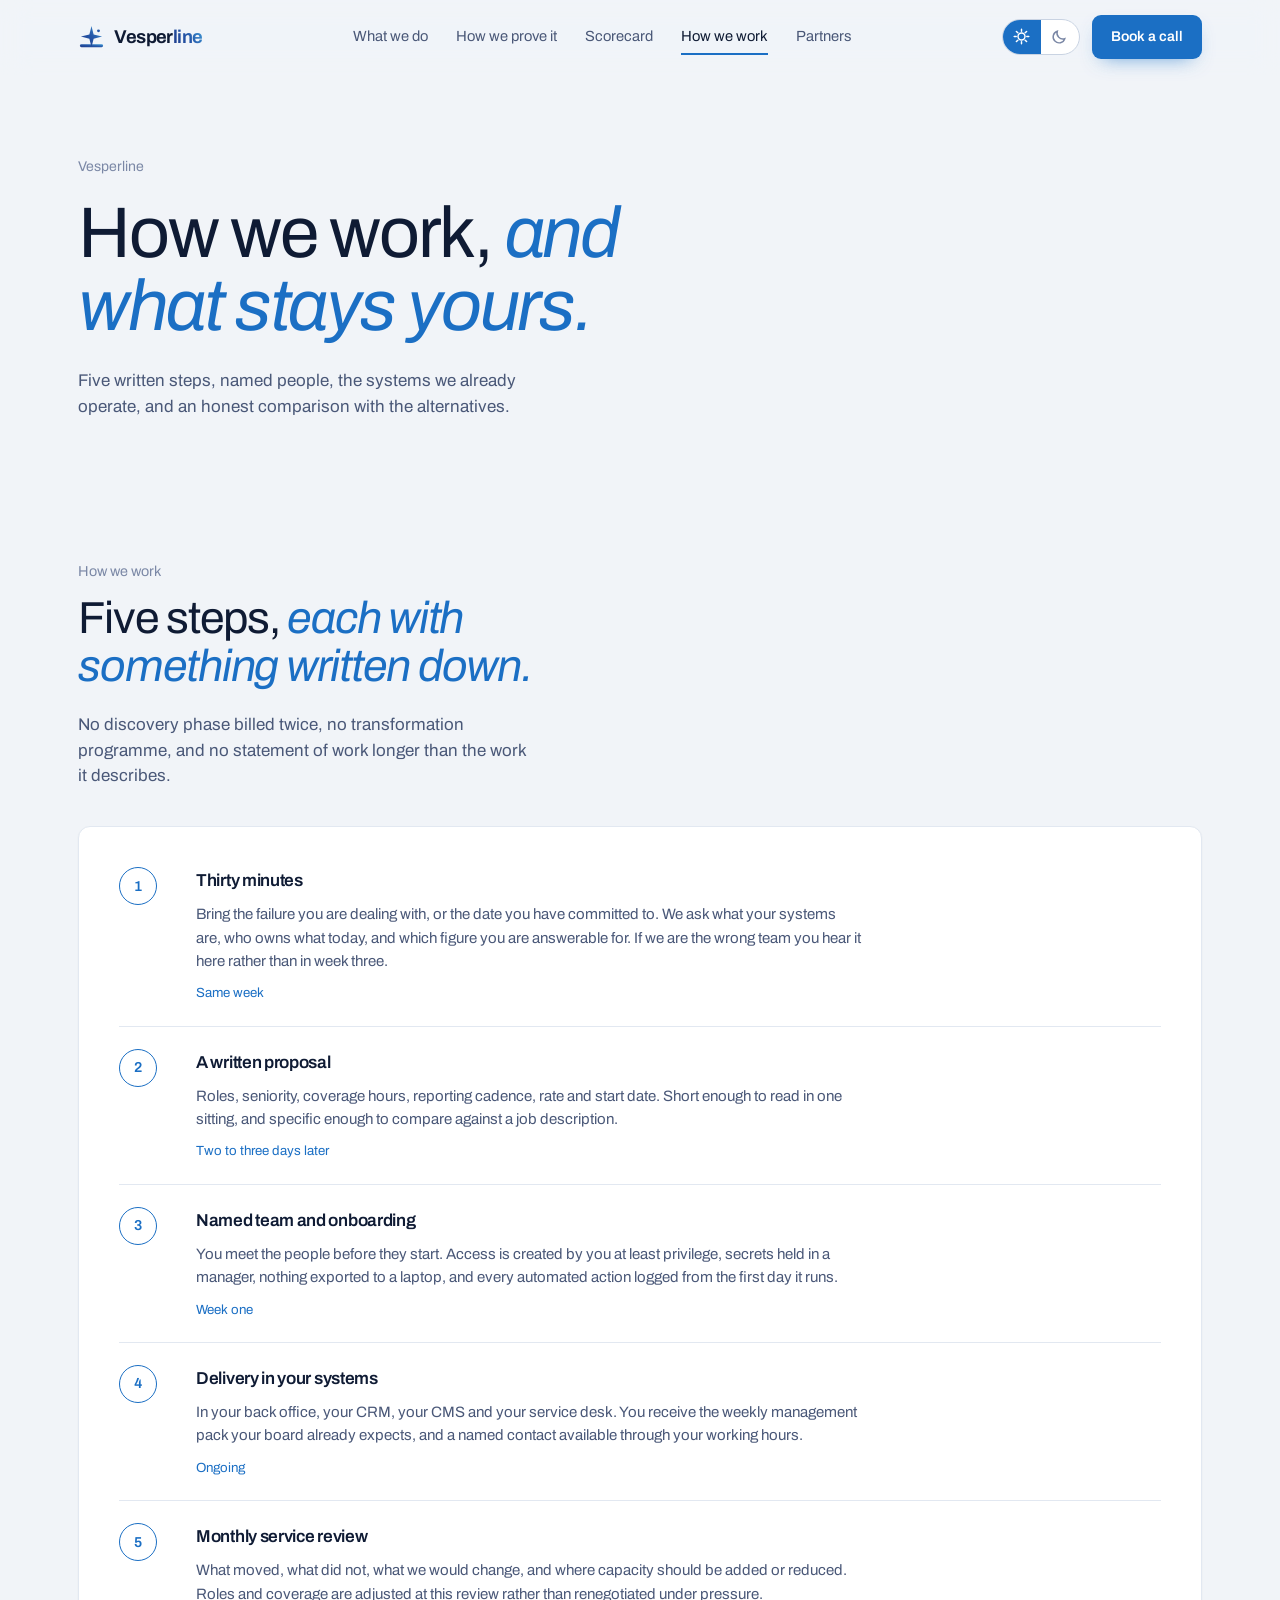
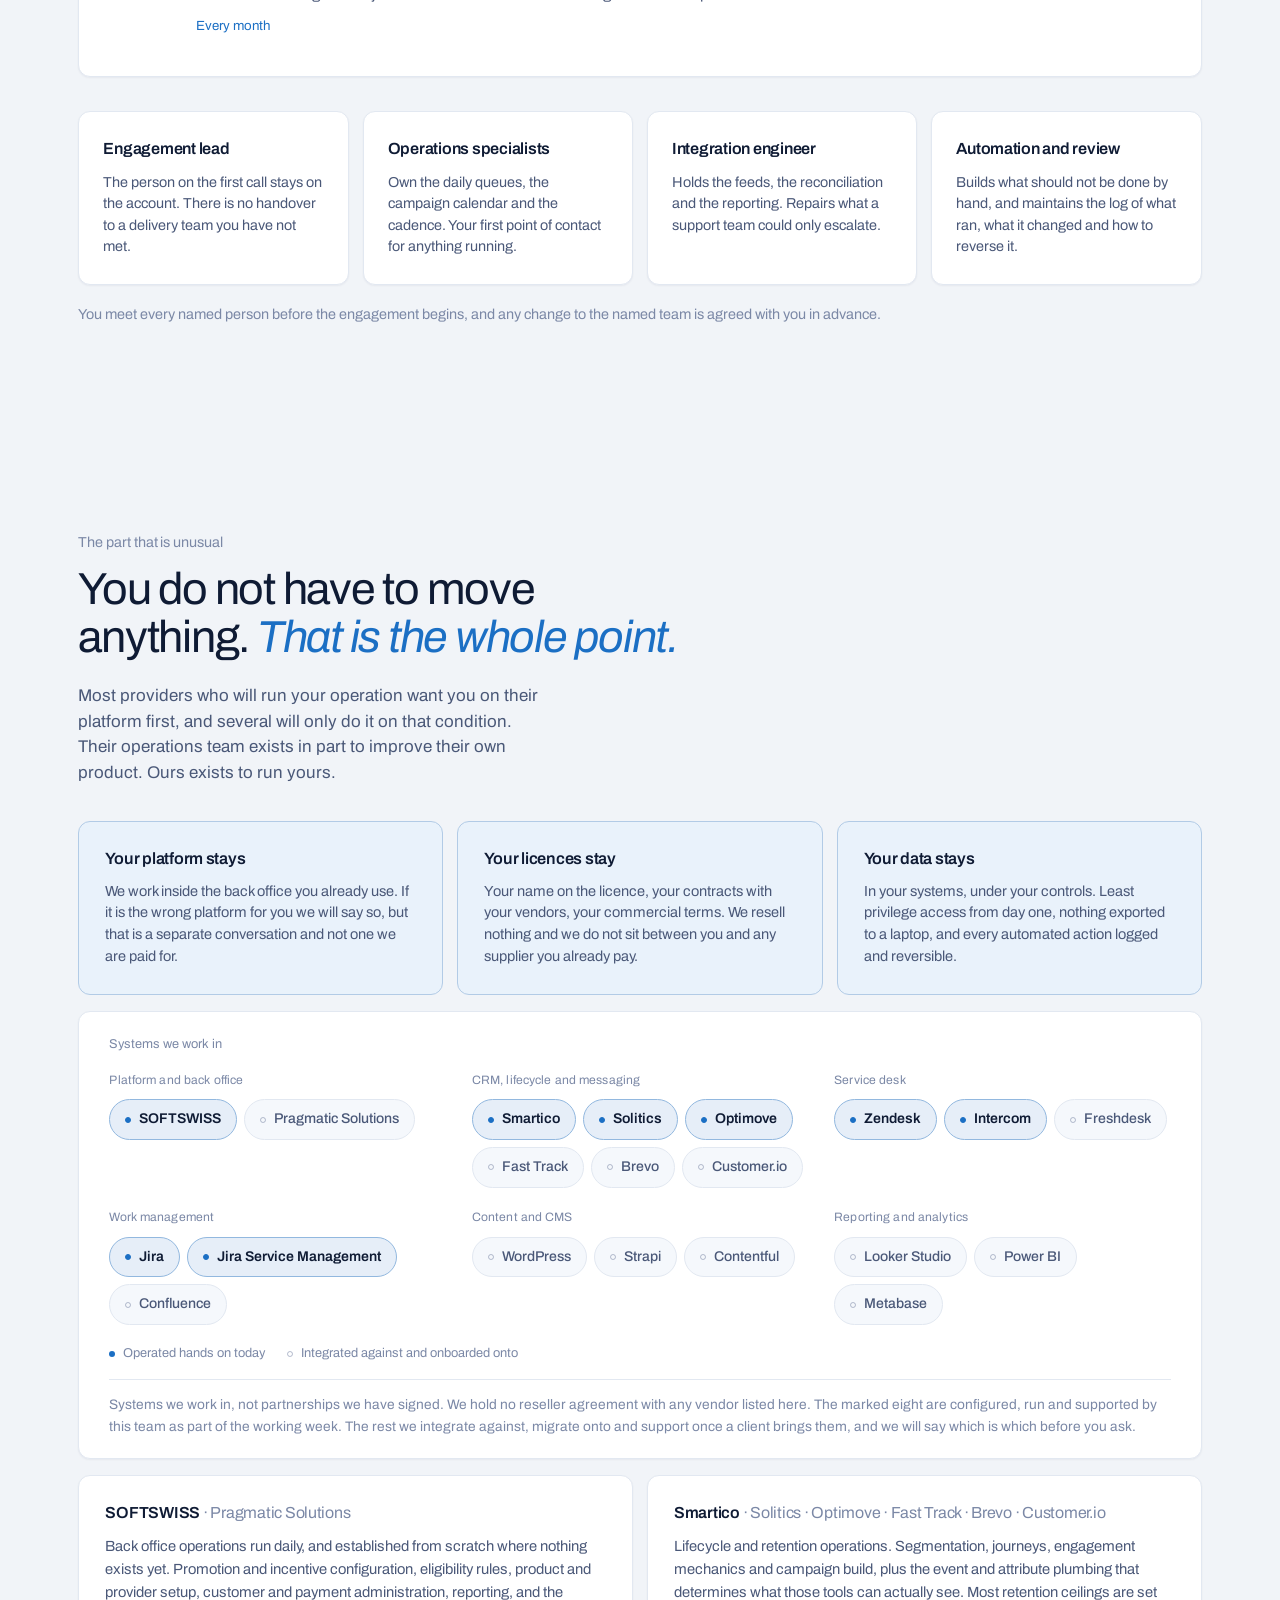
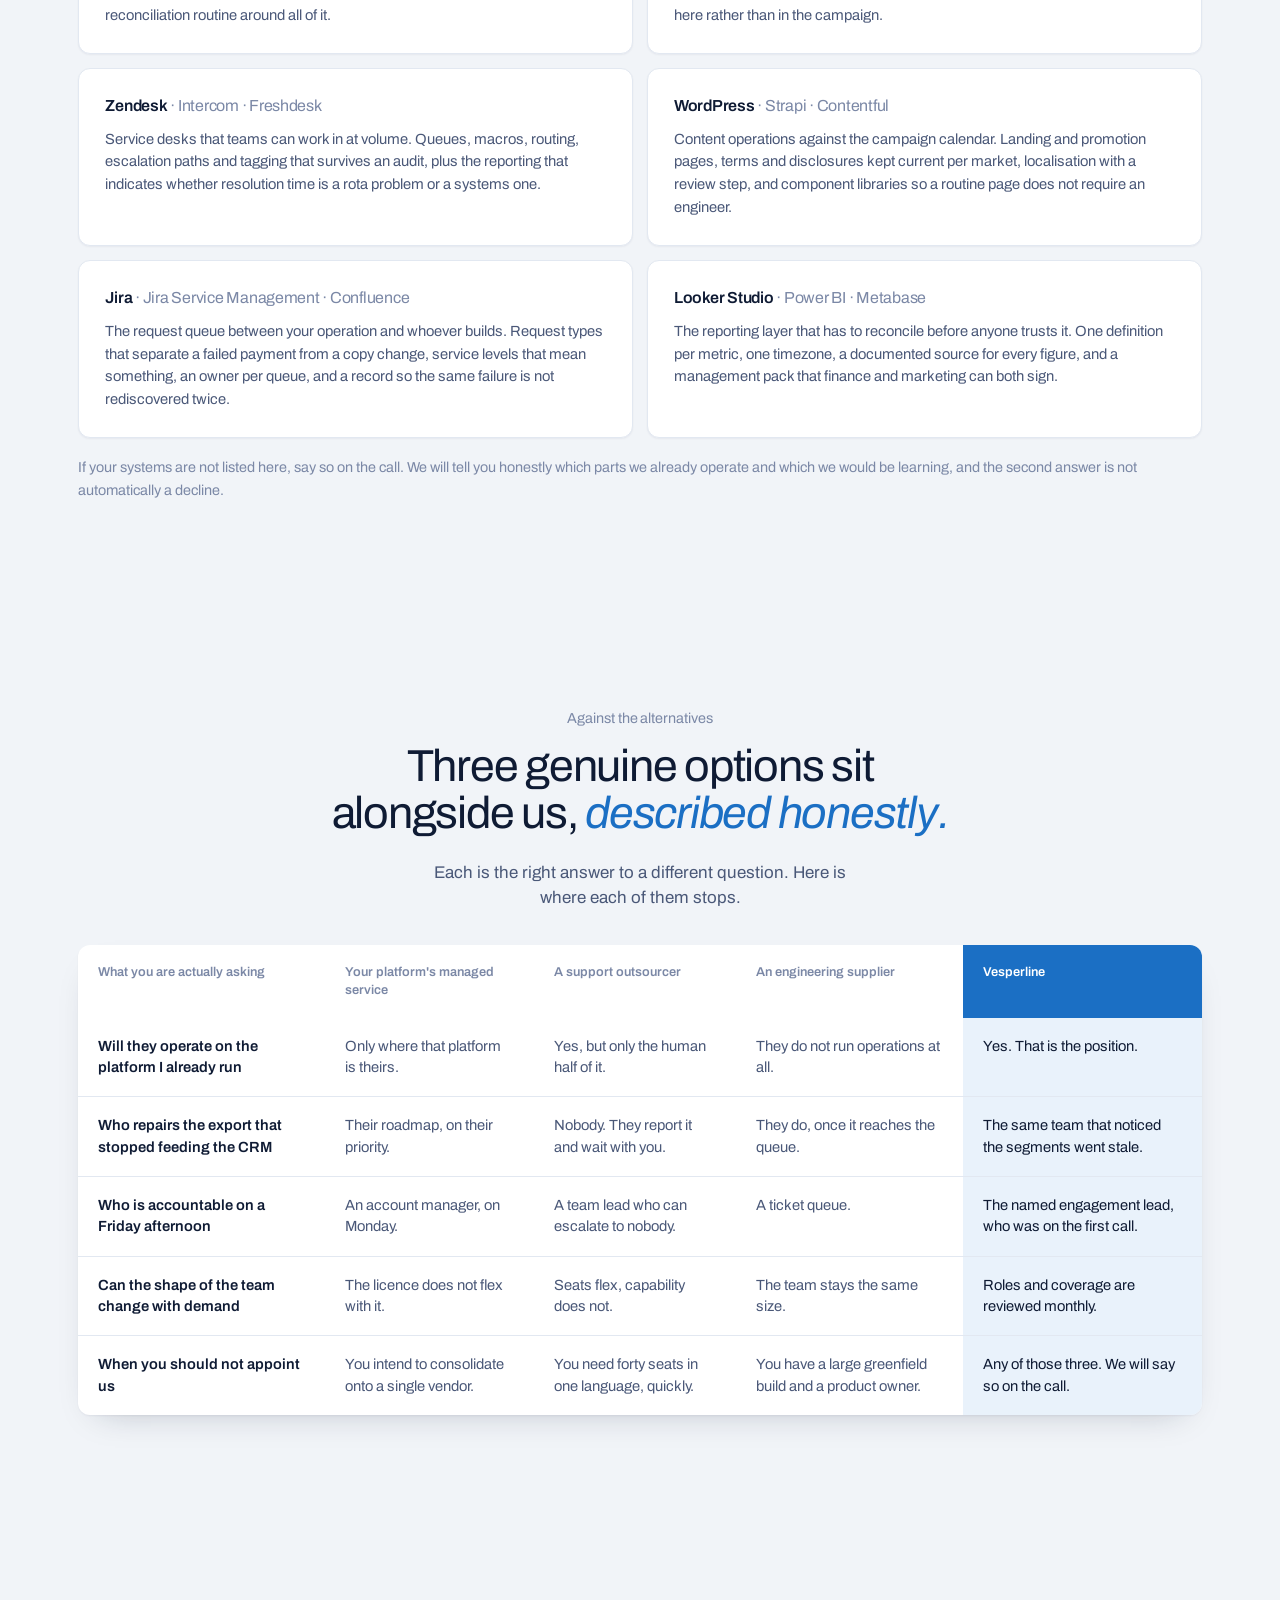
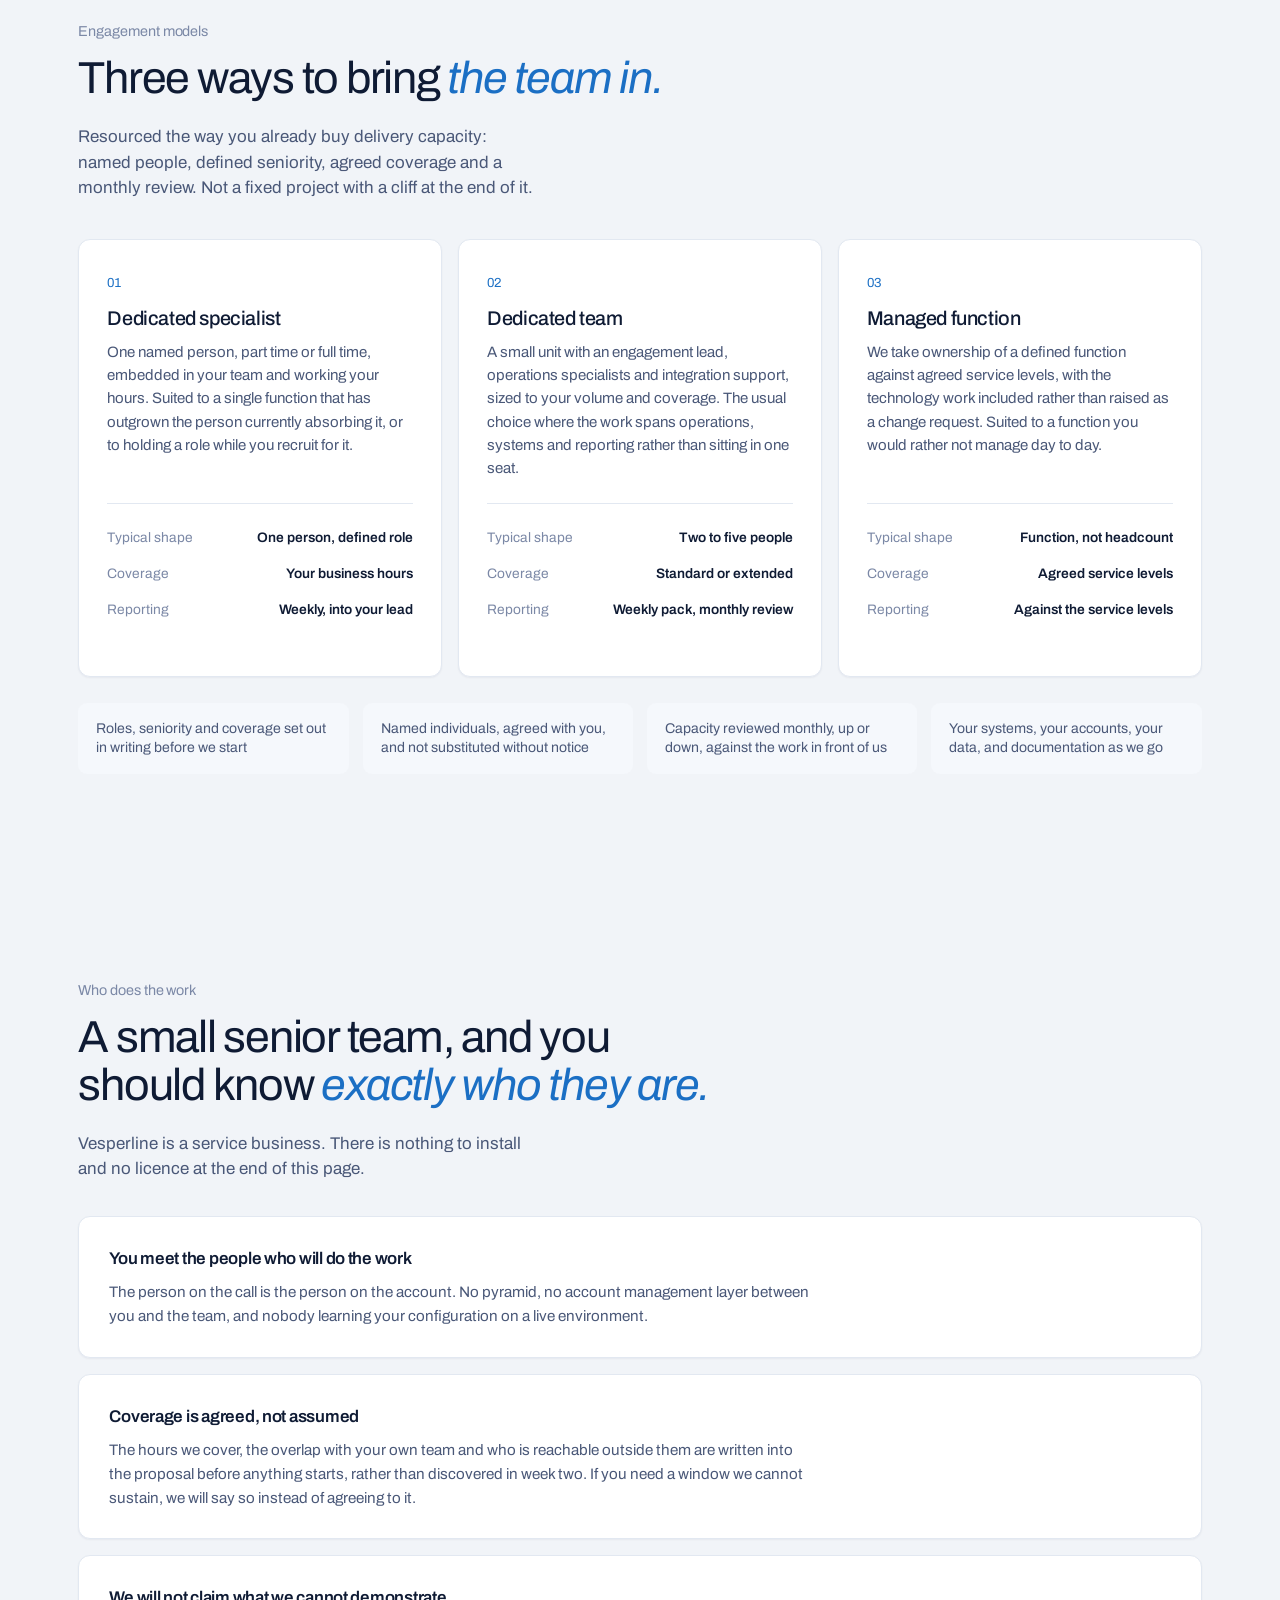
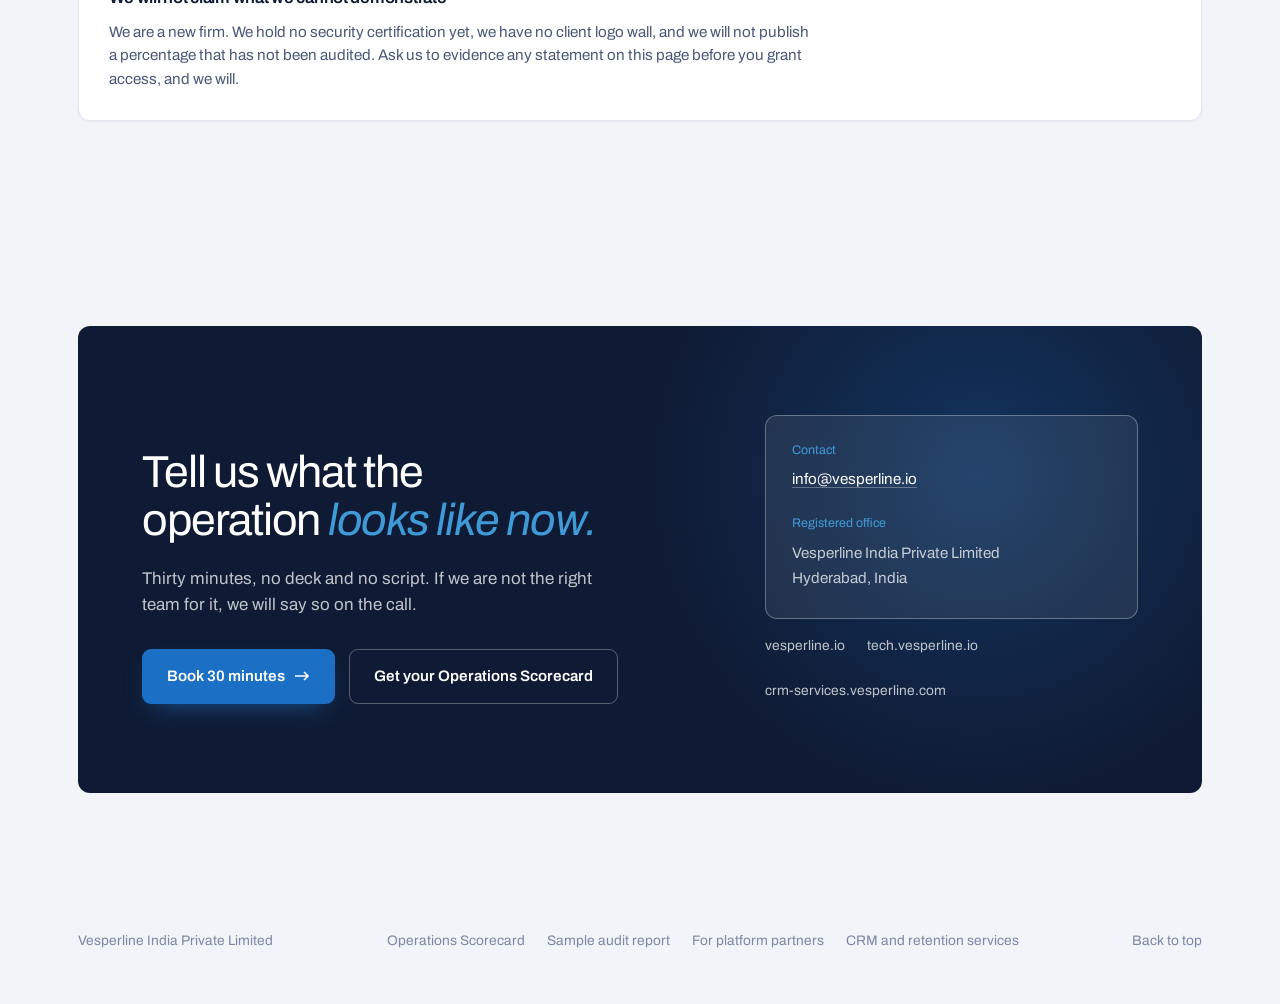
<file: how-we-work.html>
<!doctype html>
<html lang="en">
<head>
<meta charset="utf-8">
<meta name="viewport" content="width=device-width, initial-scale=1">
<title>How we work | Vesperline</title>
<meta name="description" content="Five written steps, named people, the systems we operate and what stays yours. How Vesperline works.">
<meta name="theme-color" content="#F1F4F8" media="(prefers-color-scheme: light)">
<meta name="theme-color" content="#060B18" media="(prefers-color-scheme: dark)">
<link rel="canonical" href="https://vesperline.io/how-we-work">
<link rel="icon" href="data:image/svg+xml,%3Csvg xmlns='http://www.w3.org/2000/svg' viewBox='0 0 56 56'%3E%3Cdefs%3E%3ClinearGradient id='g' x1='0%25' y1='100%25' x2='100%25' y2='0%25'%3E%3Cstop offset='0%25' stop-color='%231E3A8A'/%3E%3Cstop offset='52%25' stop-color='%232456A8'/%3E%3Cstop offset='100%25' stop-color='%233F9BD8'/%3E%3C/linearGradient%3E%3C/defs%3E%3Cg transform='translate(28,26)'%3E%3Crect x='-24' y='16' width='48' height='6' rx='3' fill='url(%23g)'/%3E%3Cpath d='M0 -22 L4.4 -4.4 L22 0 L4.4 4.4 L0 22 L-4.4 4.4 L-22 0 L-4.4 -4.4 Z' fill='url(%23g)'/%3E%3C/g%3E%3C/svg%3E">
<meta property="og:type" content="website">
<meta property="og:site_name" content="Vesperline">
<meta property="og:title" content="How we work | Vesperline">
<meta property="og:description" content="Five written steps, named people, the systems we operate and what stays yours. How Vesperline works.">
<meta property="og:url" content="https://vesperline.io/how-we-work">
<meta name="twitter:card" content="summary">
<meta name="robots" content="index, follow">
<link rel="preconnect" href="https://fonts.googleapis.com">
<link rel="preconnect" href="https://fonts.gstatic.com" crossorigin>
<link rel="stylesheet" href="https://fonts.googleapis.com/css2?family=Archivo:ital,wdth,wght@0,62..125,300..700;1,62..125,300..700&display=swap">
<link rel="stylesheet" href="/styles.css">
<script>
(function(){var r=document.documentElement;r.classList.add('js');var s=null;
try{s=localStorage.getItem('vsp-mode');}catch(e){}
if(!s){s=(window.matchMedia&&window.matchMedia('(prefers-color-scheme: dark)').matches)?'night':'day';}
r.dataset.mode=s;})();
</script>
<script type="application/ld+json">{"@context":"https://schema.org","@type":"Organization","name":"Vesperline","legalName":"Vesperline India Private Limited","url":"https://vesperline.io/","email":"info@vesperline.io"}</script>
</head>
<body>

<header class="top" id="top">
  <div class="shell top-in">
    <a class="mark" href="/" aria-label="Vesperline, home"><svg viewBox="0 0 56 56" aria-hidden="true"><defs><linearGradient id="bg1" x1="0%" y1="100%" x2="100%" y2="0%"><stop offset="0%" stop-color="var(--brand1)"/><stop offset="52%" stop-color="var(--brand2)"/><stop offset="100%" stop-color="var(--brand3)"/></linearGradient></defs><g transform="translate(28,26)"><rect x="-24" y="16" width="48" height="6" rx="3" fill="url(#bg1)"/><path d="M0 -22 L4.4 -4.4 L22 0 L4.4 4.4 L0 22 L-4.4 4.4 L-22 0 L-4.4 -4.4 Z" fill="url(#bg1)"/><circle cx="14.5" cy="-11.8" r="3" fill="var(--glint)"/></g></svg><span class="wm">Vesper<i>line</i></span></a>
    <nav class="topnav" id="topnav" aria-label="Primary">
      <a href="/services">What we do</a>
      <a href="/proof">How we prove it</a>
      <a href="/scorecard">Scorecard</a>
      <a href="/how-we-work" aria-current="page">How we work</a>
      <a href="/partners">Partners</a>
    </nav>
    <div class="topright">
      <div class="seg" role="group" aria-label="Board mode">
        <button type="button" id="mDay" aria-pressed="true" aria-label="Day" title="Day">
          <svg viewBox="0 0 20 20" aria-hidden="true" class="sign"><circle cx="10" cy="10" r="4.1"/><path d="M10 1.4v2.4M10 16.2v2.4M1.4 10h2.4M16.2 10h2.4M4 4l1.7 1.7M14.3 14.3 16 16M16 4l-1.7 1.7M5.7 14.3 4 16"/></svg>
        </button>
        <button type="button" id="mNight" aria-pressed="false" aria-label="Night" title="Night">
          <svg viewBox="0 0 20 20" aria-hidden="true" class="sign"><path d="M16.2 12.6A7 7 0 0 1 7.4 3.8a7 7 0 1 0 8.8 8.8Z"/></svg>
        </button>
      </div>
      <a class="btn fill" href="/contact" style="padding:10px 18px;font-size:.88rem">Book a call</a>
      <button class="burger" id="burger" type="button" aria-expanded="false" aria-controls="topnav">Menu</button>
    </div>
  </div>
</header>

<main id="home">
  <div class="shell">

    <section class="page-hero">
      <a class="crumb rv" href="/">Vesperline</a>
      <h1 class="d1 rv" style="max-width:20ch">How we work, <em class="a">and what stays yours.</em></h1>
      <p class="lead rv">Five written steps, named people, the systems we already operate, and an honest comparison with the alternatives.</p>
    </section>
    <section class="sec" id="how">
      <p class="eyebrow rv">How we work</p>
      <h2 class="d2 head rv">Five steps, <em class="a">each with something written down.</em></h2>
      <p class="lead sec-lead rv">No discovery phase billed twice, no transformation programme, and no statement of work longer than the work it describes.</p>
      <div class="flow rv">
        <ol>
          <li>
            <div class="n">1</div>
            <div class="b">
              <h3>Thirty minutes</h3>
              <p>Bring the failure you are dealing with, or the date you have committed to. We ask what your systems are, who owns what today, and which figure you are answerable for. If we are the wrong team you hear it here rather than in week three.</p>
              <div class="when">Same week</div>
            </div>
          </li>
          <li>
            <div class="n">2</div>
            <div class="b">
              <h3>A written proposal</h3>
              <p>Roles, seniority, coverage hours, reporting cadence, rate and start date. Short enough to read in one sitting, and specific enough to compare against a job description.</p>
              <div class="when">Two to three days later</div>
            </div>
          </li>
          <li>
            <div class="n">3</div>
            <div class="b">
              <h3>Named team and onboarding</h3>
              <p>You meet the people before they start. Access is created by you at least privilege, secrets held in a manager, nothing exported to a laptop, and every automated action logged from the first day it runs.</p>
              <div class="when">Week one</div>
            </div>
          </li>
          <li>
            <div class="n">4</div>
            <div class="b">
              <h3>Delivery in your systems</h3>
              <p>In your back office, your CRM, your CMS and your service desk. You receive the weekly management pack your board already expects, and a named contact available through your working hours.</p>
              <div class="when">Ongoing</div>
            </div>
          </li>
          <li>
            <div class="n">5</div>
            <div class="b">
              <h3>Monthly service review</h3>
              <p>What moved, what did not, what we would change, and where capacity should be added or reduced. Roles and coverage are adjusted at this review rather than renegotiated under pressure.</p>
              <div class="when">Every month</div>
            </div>
          </li>
        </ol>
      </div>
      <div class="roles">
        <div class="rv">
          <h3>Engagement lead</h3>
          <p>The person on the first call stays on the account. There is no handover to a delivery team you have not met.</p>
        </div>
        <div class="rv">
          <h3>Operations specialists</h3>
          <p>Own the daily queues, the campaign calendar and the cadence. Your first point of contact for anything running.</p>
        </div>
        <div class="rv">
          <h3>Integration engineer</h3>
          <p>Holds the feeds, the reconciliation and the reporting. Repairs what a support team could only escalate.</p>
        </div>
        <div class="rv">
          <h3>Automation and review</h3>
          <p>Builds what should not be done by hand, and maintains the log of what ran, what it changed and how to reverse it.</p>
        </div>
      </div>
      <p class="refrain rv">You meet every named person before the engagement begins, and any change to the named team is agreed with you in advance.</p>
    </section>
    <section class="sec" id="keep">
      <p class="eyebrow rv">The part that is unusual</p>
      <h2 class="d2 head rv">You do not have to move anything. <em class="a">That is the whole point.</em></h2>
      <p class="lead sec-lead rv">Most providers who will run your operation want you on their platform first, and several will only do it on that condition. Their operations team exists in part to improve their own product. Ours exists to run yours.</p>
      <div class="keeps">
        <div class="rv">
          <h3>Your platform stays</h3>
          <p>We work inside the back office you already use. If it is the wrong platform for you we will say so, but that is a separate conversation and not one we are paid for.</p>
        </div>
        <div class="rv">
          <h3>Your licences stay</h3>
          <p>Your name on the licence, your contracts with your vendors, your commercial terms. We resell nothing and we do not sit between you and any supplier you already pay.</p>
        </div>
        <div class="rv">
          <h3>Your data stays</h3>
          <p>In your systems, under your controls. Least privilege access from day one, nothing exported to a laptop, and every automated action logged and reversible.</p>
        </div>
      </div>
      <div class="stack rv">
        <div class="k">Systems we work in</div>
        <div class="stackgrid">
          <div class="g">
            <div class="gk">Platform and back office</div>
            <ul>
              <li class="op">SOFTSWISS</li>
              <li>Pragmatic Solutions</li>
            </ul>
          </div>
          <div class="g">
            <div class="gk">CRM, lifecycle and messaging</div>
            <ul>
              <li class="op">Smartico</li>
              <li class="op">Solitics</li>
              <li class="op">Optimove</li>
              <li>Fast Track</li>
              <li>Brevo</li>
              <li>Customer.io</li>
            </ul>
          </div>
          <div class="g">
            <div class="gk">Service desk</div>
            <ul>
              <li class="op">Zendesk</li>
              <li class="op">Intercom</li>
              <li>Freshdesk</li>
            </ul>
          </div>
          <div class="g">
            <div class="gk">Work management</div>
            <ul>
              <li class="op">Jira</li>
              <li class="op">Jira Service Management</li>
              <li>Confluence</li>
            </ul>
          </div>
          <div class="g">
            <div class="gk">Content and CMS</div>
            <ul>
              <li>WordPress</li>
              <li>Strapi</li>
              <li>Contentful</li>
            </ul>
          </div>
          <div class="g">
            <div class="gk">Reporting and analytics</div>
            <ul>
              <li>Looker Studio</li>
              <li>Power BI</li>
              <li>Metabase</li>
            </ul>
          </div>
        </div>
        <div class="legend"><span class="lg"><i class="dot"></i>Operated hands on today</span><span class="lg"><i class="dot off"></i>Integrated against and onboarded onto</span></div><p class="caveat">Systems we work in, not partnerships we have signed. We hold no reseller agreement with any vendor listed here. The marked eight are configured, run and supported by this team as part of the working week. The rest we integrate against, migrate onto and support once a client brings them, and we will say which is which before you ask.</p>
      </div>
      <div class="sysgrid">
        <div class="sys rv">
          <div class="t">SOFTSWISS <span>· Pragmatic Solutions</span></div>
          <p>Back office operations run daily, and established from scratch where nothing exists yet. Promotion and incentive configuration, eligibility rules, product and provider setup, customer and payment administration, reporting, and the reconciliation routine around all of it.</p>
        </div>
        <div class="sys rv">
          <div class="t">Smartico <span>· Solitics · Optimove · Fast Track · Brevo · Customer.io</span></div>
          <p>Lifecycle and retention operations. Segmentation, journeys, engagement mechanics and campaign build, plus the event and attribute plumbing that determines what those tools can actually see. Most retention ceilings are set here rather than in the campaign.</p>
        </div>
        <div class="sys rv">
          <div class="t">Zendesk <span>· Intercom · Freshdesk</span></div>
          <p>Service desks that teams can work in at volume. Queues, macros, routing, escalation paths and tagging that survives an audit, plus the reporting that indicates whether resolution time is a rota problem or a systems one.</p>
        </div>
        <div class="sys rv">
          <div class="t">WordPress <span>· Strapi · Contentful</span></div>
          <p>Content operations against the campaign calendar. Landing and promotion pages, terms and disclosures kept current per market, localisation with a review step, and component libraries so a routine page does not require an engineer.</p>
        </div>
        <div class="sys rv">
          <div class="t">Jira <span>· Jira Service Management · Confluence</span></div>
          <p>The request queue between your operation and whoever builds. Request types that separate a failed payment from a copy change, service levels that mean something, an owner per queue, and a record so the same failure is not rediscovered twice.</p>
        </div>
        <div class="sys rv">
          <div class="t">Looker Studio <span>· Power BI · Metabase</span></div>
          <p>The reporting layer that has to reconcile before anyone trusts it. One definition per metric, one timezone, a documented source for every figure, and a management pack that finance and marketing can both sign.</p>
        </div>
      </div>
      <p class="refrain rv">If your systems are not listed here, say so on the call. We will tell you honestly which parts we already operate and which we would be learning, and the second answer is not automatically a decline.</p>
    </section>
    <section class="sec" id="compare">
      <div class="centered">
        <p class="eyebrow rv">Against the alternatives</p>
        <h2 class="d2 head rv">Three genuine options sit alongside us, <em class="a">described honestly.</em></h2>
        <p class="lead sec-lead rv">Each is the right answer to a different question. Here is where each of them stops.</p>
      </div>
      <div class="tablewrap rv">
        <table class="cmp">
          <thead>
            <tr>
              <th scope="col">What you are actually asking</th>
              <th scope="col">Your platform's managed service</th>
              <th scope="col">A support outsourcer</th>
              <th scope="col">An engineering supplier</th>
              <th scope="col" class="us">Vesperline</th>
            </tr>
          </thead>
          <tbody>
            <tr>
              <th scope="row">Will they operate on the platform I already run</th>
              <td>Only where that platform is theirs.</td>
              <td>Yes, but only the human half of it.</td>
              <td>They do not run operations at all.</td>
              <td class="us">Yes. That is the position.</td>
            </tr>
            <tr>
              <th scope="row">Who repairs the export that stopped feeding the CRM</th>
              <td>Their roadmap, on their priority.</td>
              <td>Nobody. They report it and wait with you.</td>
              <td>They do, once it reaches the queue.</td>
              <td class="us">The same team that noticed the segments went stale.</td>
            </tr>
            <tr>
              <th scope="row">Who is accountable on a Friday afternoon</th>
              <td>An account manager, on Monday.</td>
              <td>A team lead who can escalate to nobody.</td>
              <td>A ticket queue.</td>
              <td class="us">The named engagement lead, who was on the first call.</td>
            </tr>
            <tr>
              <th scope="row">Can the shape of the team change with demand</th>
              <td>The licence does not flex with it.</td>
              <td>Seats flex, capability does not.</td>
              <td>The team stays the same size.</td>
              <td class="us">Roles and coverage are reviewed monthly.</td>
            </tr>
            <tr>
              <th scope="row">When you should not appoint us</th>
              <td>You intend to consolidate onto a single vendor.</td>
              <td>You need forty seats in one language, quickly.</td>
              <td>You have a large greenfield build and a product owner.</td>
              <td class="us">Any of those three. We will say so on the call.</td>
            </tr>
          </tbody>
        </table>
      </div>
    </section>
    <section class="sec" id="models">
      <p class="eyebrow rv">Engagement models</p>
      <h2 class="d2 head rv">Three ways to bring <em class="a">the team in.</em></h2>
      <p class="lead sec-lead rv">Resourced the way you already buy delivery capacity: named people, defined seniority, agreed coverage and a monthly review. Not a fixed project with a cliff at the end of it.</p>
      <div class="pilots">
        <article class="pilot rv">
          <div class="n">01</div>
          <h3>Dedicated specialist</h3>
          <p>One named person, part time or full time, embedded in your team and working your hours. Suited to a single function that has outgrown the person currently absorbing it, or to holding a role while you recruit for it.</p>
          <dl>
            <div><dt>Typical shape</dt><dd>One person, defined role</dd></div>
            <div><dt>Coverage</dt><dd>Your business hours</dd></div>
            <div><dt>Reporting</dt><dd>Weekly, into your lead</dd></div>
          </dl>
        </article>
        <article class="pilot rv">
          <div class="n">02</div>
          <h3>Dedicated team</h3>
          <p>A small unit with an engagement lead, operations specialists and integration support, sized to your volume and coverage. The usual choice where the work spans operations, systems and reporting rather than sitting in one seat.</p>
          <dl>
            <div><dt>Typical shape</dt><dd>Two to five people</dd></div>
            <div><dt>Coverage</dt><dd>Standard or extended</dd></div>
            <div><dt>Reporting</dt><dd>Weekly pack, monthly review</dd></div>
          </dl>
        </article>
        <article class="pilot rv">
          <div class="n">03</div>
          <h3>Managed function</h3>
          <p>We take ownership of a defined function against agreed service levels, with the technology work included rather than raised as a change request. Suited to a function you would rather not manage day to day.</p>
          <dl>
            <div><dt>Typical shape</dt><dd>Function, not headcount</dd></div>
            <div><dt>Coverage</dt><dd>Agreed service levels</dd></div>
            <div><dt>Reporting</dt><dd>Against the service levels</dd></div>
          </dl>
        </article>
      </div>
      <ul class="reversal rv">
        <li>Roles, seniority and coverage set out in writing before we start</li>
        <li>Named individuals, agreed with you, and not substituted without notice</li>
        <li>Capacity reviewed monthly, up or down, against the work in front of us</li>
        <li>Your systems, your accounts, your data, and documentation as we go</li>
      </ul>
    </section>
    <section class="sec" id="team">
      <p class="eyebrow rv">Who does the work</p>
      <h2 class="d2 head rv">A small senior team, and you should know <em class="a">exactly who they are.</em></h2>
      <p class="lead sec-lead rv">Vesperline is a service business. There is nothing to install and no licence at the end of this page.</p>
      <div class="promise">
        <div class="rv">
          <h3>You meet the people who will do the work</h3>
          <p>The person on the call is the person on the account. No pyramid, no account management layer between you and the team, and nobody learning your configuration on a live environment.</p>
        </div>
        <div class="rv">
          <h3>Coverage is agreed, not assumed</h3>
          <p>The hours we cover, the overlap with your own team and who is reachable outside them are written into the proposal before anything starts, rather than discovered in week two. If you need a window we cannot sustain, we will say so instead of agreeing to it.</p>
        </div>
        <div class="rv">
          <h3>We will not claim what we cannot demonstrate</h3>
          <p>We are a new firm. We hold no security certification yet, we have no client logo wall, and we will not publish a percentage that has not been audited. Ask us to evidence any statement on this page before you grant access, and we will.</p>
        </div>
      </div>
    </section>

    <section class="sec close" id="contact">
      <div class="close-in rv">
        <div>
          <h2 class="d2">Tell us what the operation <em class="a">looks like now.</em></h2>
          <p class="lead" style="margin-top:22px">Thirty minutes, no deck and no script. If we are not the right team for it, we will say so on the call.</p>
          <div class="close-act">
            <a class="btn fill" href="/contact">Book 30 minutes <svg viewBox="0 0 15 10" fill="none" stroke="currentColor" stroke-width="1.6" aria-hidden="true"><path d="M0 5h13M9 1l4 4-4 4"/></svg></a>
            <a class="btn line" href="/scorecard">Get your Operations Scorecard</a>
          </div>
        </div>
      <div class="cside">
        <div class="cbox">
          <div class="ck">Contact</div>
          <p><a href="mailto:info@vesperline.io">info@vesperline.io</a></p>
          <div class="ck">Registered office</div>
          <address>Vesperline India Private Limited<br>Hyderabad, India</address>
        </div>
        <div class="clinks">
          <a href="https://vesperline.io">vesperline.io</a>
          <a href="https://tech.vesperline.io">tech.vesperline.io</a>
          <a href="https://crm-services.vesperline.com">crm-services.vesperline.com</a>
        </div>
      </div>
      </div>
    </section>
  </div>
</main>

<footer class="foot">
  <div class="shell foot-in">
    <span>Vesperline India Private Limited</span>
    <nav aria-label="Footer">
      <a href="/scorecard">Operations Scorecard</a>
      <a href="/sample-report">Sample audit report</a>
      <a href="/partners">For platform partners</a>
      <a href="https://crm-services.vesperline.com">CRM and retention services</a>
    </nav>
    <span><a href="#top">Back to top</a></span>
  </div>
</footer>
<script src="/site.js"></script>
</body>
</html>
</file>
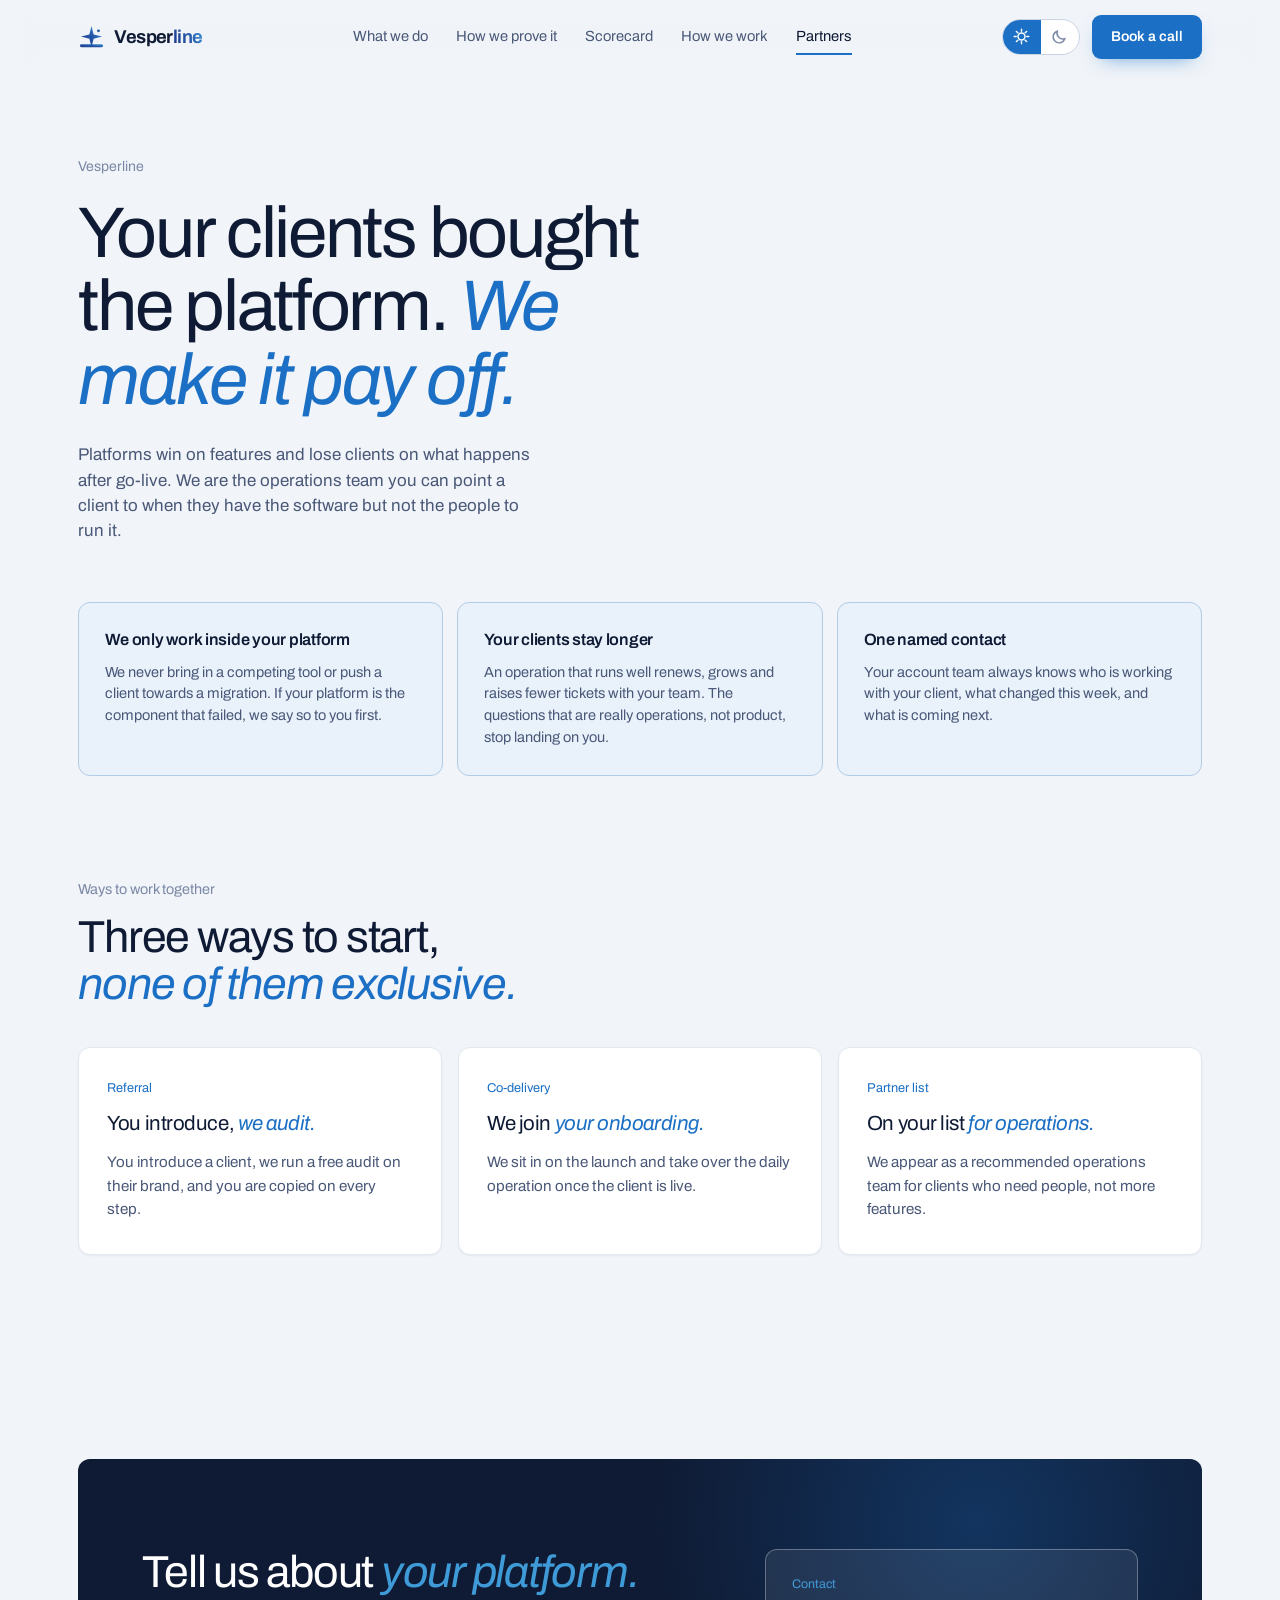
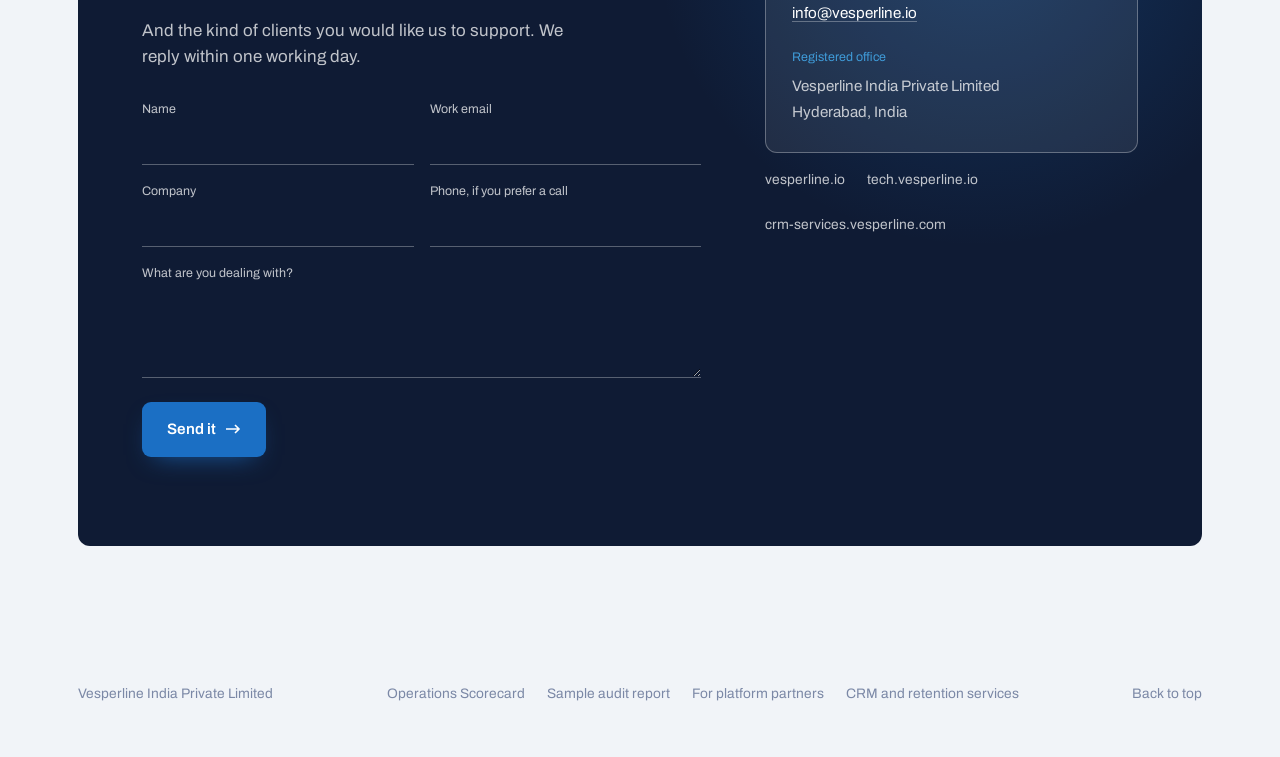
<file: partners.html>
<!doctype html>
<html lang="en">
<head>
<meta charset="utf-8">
<meta name="viewport" content="width=device-width, initial-scale=1">
<title>For platform partners | Vesperline</title>
<meta name="description" content="An operations team for platform and software providers: we run the daily operation inside your platform so your clients stay longer and grow.">
<meta name="theme-color" content="#F1F4F8" media="(prefers-color-scheme: light)">
<meta name="theme-color" content="#060B18" media="(prefers-color-scheme: dark)">
<link rel="canonical" href="https://vesperline.io/partners">
<link rel="icon" href="data:image/svg+xml,%3Csvg xmlns='http://www.w3.org/2000/svg' viewBox='0 0 56 56'%3E%3Cdefs%3E%3ClinearGradient id='g' x1='0%25' y1='100%25' x2='100%25' y2='0%25'%3E%3Cstop offset='0%25' stop-color='%231E3A8A'/%3E%3Cstop offset='52%25' stop-color='%232456A8'/%3E%3Cstop offset='100%25' stop-color='%233F9BD8'/%3E%3C/linearGradient%3E%3C/defs%3E%3Cg transform='translate(28,26)'%3E%3Crect x='-24' y='16' width='48' height='6' rx='3' fill='url(%23g)'/%3E%3Cpath d='M0 -22 L4.4 -4.4 L22 0 L4.4 4.4 L0 22 L-4.4 4.4 L-22 0 L-4.4 -4.4 Z' fill='url(%23g)'/%3E%3C/g%3E%3C/svg%3E">
<meta property="og:type" content="website">
<meta property="og:site_name" content="Vesperline">
<meta property="og:title" content="For platform partners | Vesperline">
<meta property="og:description" content="An operations team for platform and software providers: we run the daily operation inside your platform so your clients stay longer and grow.">
<meta property="og:url" content="https://vesperline.io/partners">
<meta name="twitter:card" content="summary">
<meta name="robots" content="index, follow">
<link rel="preconnect" href="https://fonts.googleapis.com">
<link rel="preconnect" href="https://fonts.gstatic.com" crossorigin>
<link rel="stylesheet" href="https://fonts.googleapis.com/css2?family=Archivo:ital,wdth,wght@0,62..125,300..700;1,62..125,300..700&display=swap">
<link rel="stylesheet" href="/styles.css">
<script>
(function(){var r=document.documentElement;r.classList.add('js');var s=null;
try{s=localStorage.getItem('vsp-mode');}catch(e){}
if(!s){s=(window.matchMedia&&window.matchMedia('(prefers-color-scheme: dark)').matches)?'night':'day';}
r.dataset.mode=s;})();
</script>
<script type="application/ld+json">{"@context":"https://schema.org","@type":"Organization","name":"Vesperline","legalName":"Vesperline India Private Limited","url":"https://vesperline.io/","email":"info@vesperline.io"}</script>
</head>
<body>

<header class="top" id="top">
  <div class="shell top-in">
    <a class="mark" href="/" aria-label="Vesperline, home"><svg viewBox="0 0 56 56" aria-hidden="true"><defs><linearGradient id="bg1" x1="0%" y1="100%" x2="100%" y2="0%"><stop offset="0%" stop-color="var(--brand1)"/><stop offset="52%" stop-color="var(--brand2)"/><stop offset="100%" stop-color="var(--brand3)"/></linearGradient></defs><g transform="translate(28,26)"><rect x="-24" y="16" width="48" height="6" rx="3" fill="url(#bg1)"/><path d="M0 -22 L4.4 -4.4 L22 0 L4.4 4.4 L0 22 L-4.4 4.4 L-22 0 L-4.4 -4.4 Z" fill="url(#bg1)"/><circle cx="14.5" cy="-11.8" r="3" fill="var(--glint)"/></g></svg><span class="wm">Vesper<i>line</i></span></a>
    <nav class="topnav" id="topnav" aria-label="Primary">
      <a href="/services">What we do</a>
      <a href="/proof">How we prove it</a>
      <a href="/scorecard">Scorecard</a>
      <a href="/how-we-work">How we work</a>
      <a href="/partners" aria-current="page">Partners</a>
    </nav>
    <div class="topright">
      <div class="seg" role="group" aria-label="Board mode">
        <button type="button" id="mDay" aria-pressed="true" aria-label="Day" title="Day">
          <svg viewBox="0 0 20 20" aria-hidden="true" class="sign"><circle cx="10" cy="10" r="4.1"/><path d="M10 1.4v2.4M10 16.2v2.4M1.4 10h2.4M16.2 10h2.4M4 4l1.7 1.7M14.3 14.3 16 16M16 4l-1.7 1.7M5.7 14.3 4 16"/></svg>
        </button>
        <button type="button" id="mNight" aria-pressed="false" aria-label="Night" title="Night">
          <svg viewBox="0 0 20 20" aria-hidden="true" class="sign"><path d="M16.2 12.6A7 7 0 0 1 7.4 3.8a7 7 0 1 0 8.8 8.8Z"/></svg>
        </button>
      </div>
      <a class="btn fill" href="/contact" style="padding:10px 18px;font-size:.88rem">Book a call</a>
      <button class="burger" id="burger" type="button" aria-expanded="false" aria-controls="topnav">Menu</button>
    </div>
  </div>
</header>

<main id="home">
  <div class="shell">

    <section class="page-hero">
      <a class="crumb rv" href="/">Vesperline</a>
      <h1 class="d1 rv" style="max-width:20ch">Your clients bought the platform. <em class="a">We make it pay off.</em></h1>
      <p class="lead rv">Platforms win on features and lose clients on what happens after go-live. We are the operations team you can point a client to when they have the software but not the people to run it.</p>
    </section>
    <section class="sec" style="padding-top:20px">
      <div class="keeps" style="margin-top:0">
        <div class="rv"><h3>We only work inside your platform</h3><p>We never bring in a competing tool or push a client towards a migration. If your platform is the component that failed, we say so to you first.</p></div>
        <div class="rv"><h3>Your clients stay longer</h3><p>An operation that runs well renews, grows and raises fewer tickets with your team. The questions that are really operations, not product, stop landing on you.</p></div>
        <div class="rv"><h3>One named contact</h3><p>Your account team always knows who is working with your client, what changed this week, and what is coming next.</p></div>
      </div>
    </section>
    <section class="sec" style="padding-top:0">
      <p class="eyebrow rv">Ways to work together</p>
      <h2 class="d2 head rv">Three ways to start, <em class="a">none of them exclusive.</em></h2>
      <div class="doors">
        <article class="door rv"><div class="k">Referral</div><h3>You introduce, <em>we audit.</em></h3><p>You introduce a client, we run a free audit on their brand, and you are copied on every step.</p></article>
        <article class="door rv"><div class="k">Co-delivery</div><h3>We join <em>your onboarding.</em></h3><p>We sit in on the launch and take over the daily operation once the client is live.</p></article>
        <article class="door rv"><div class="k">Partner list</div><h3>On your list <em>for operations.</em></h3><p>We appear as a recommended operations team for clients who need people, not more features.</p></article>
      </div>
    </section>

    <section class="sec close" id="contact">
      <div class="close-in has-form rv">
        <div>
          <h2 class="d2">Tell us about <em class="a">your platform.</em></h2>
          <p class="lead" style="margin-top:22px">And the kind of clients you would like us to support. We reply within one working day.</p>
          <form class="cform" data-subject="Partnership enquiry from vesperline.io" data-topic="partnership" novalidate>
            <input type="text" name="_honey" class="hp" tabindex="-1" autocomplete="off" aria-hidden="true">
            <div class="f2">
              <label><span>Name</span><input type="text" name="name" required autocomplete="name"></label>
              <label><span>Work email</span><input type="email" name="email" required autocomplete="email"></label>
            </div>
            <div class="f2">
              <label><span>Company</span><input type="text" name="company" autocomplete="organization"></label>
              <label><span>Phone, if you prefer a call</span><input type="tel" name="phone" autocomplete="tel"></label>
            </div>
            <label><span>What are you dealing with?</span><textarea name="message" rows="3" required></textarea></label>
            <div class="fact">
              <button class="btn fill" type="submit">Send it <svg viewBox="0 0 15 10" fill="none" stroke="currentColor" stroke-width="1.6" aria-hidden="true"><path d="M0 5h13M9 1l4 4-4 4"/></svg></button>
              <span class="fnote" role="status" aria-live="polite"></span>
            </div>
          </form>
        </div>
      <div class="cside">
        <div class="cbox">
          <div class="ck">Contact</div>
          <p><a href="mailto:info@vesperline.io">info@vesperline.io</a></p>
          <div class="ck">Registered office</div>
          <address>Vesperline India Private Limited<br>Hyderabad, India</address>
        </div>
        <div class="clinks">
          <a href="https://vesperline.io">vesperline.io</a>
          <a href="https://tech.vesperline.io">tech.vesperline.io</a>
          <a href="https://crm-services.vesperline.com">crm-services.vesperline.com</a>
        </div>
      </div>
      </div>
    </section>
  </div>
</main>

<footer class="foot">
  <div class="shell foot-in">
    <span>Vesperline India Private Limited</span>
    <nav aria-label="Footer">
      <a href="/scorecard">Operations Scorecard</a>
      <a href="/sample-report">Sample audit report</a>
      <a href="/partners">For platform partners</a>
      <a href="https://crm-services.vesperline.com">CRM and retention services</a>
    </nav>
    <span><a href="#top">Back to top</a></span>
  </div>
</footer>
<script src="/site.js"></script>
</body>
</html>
</file>
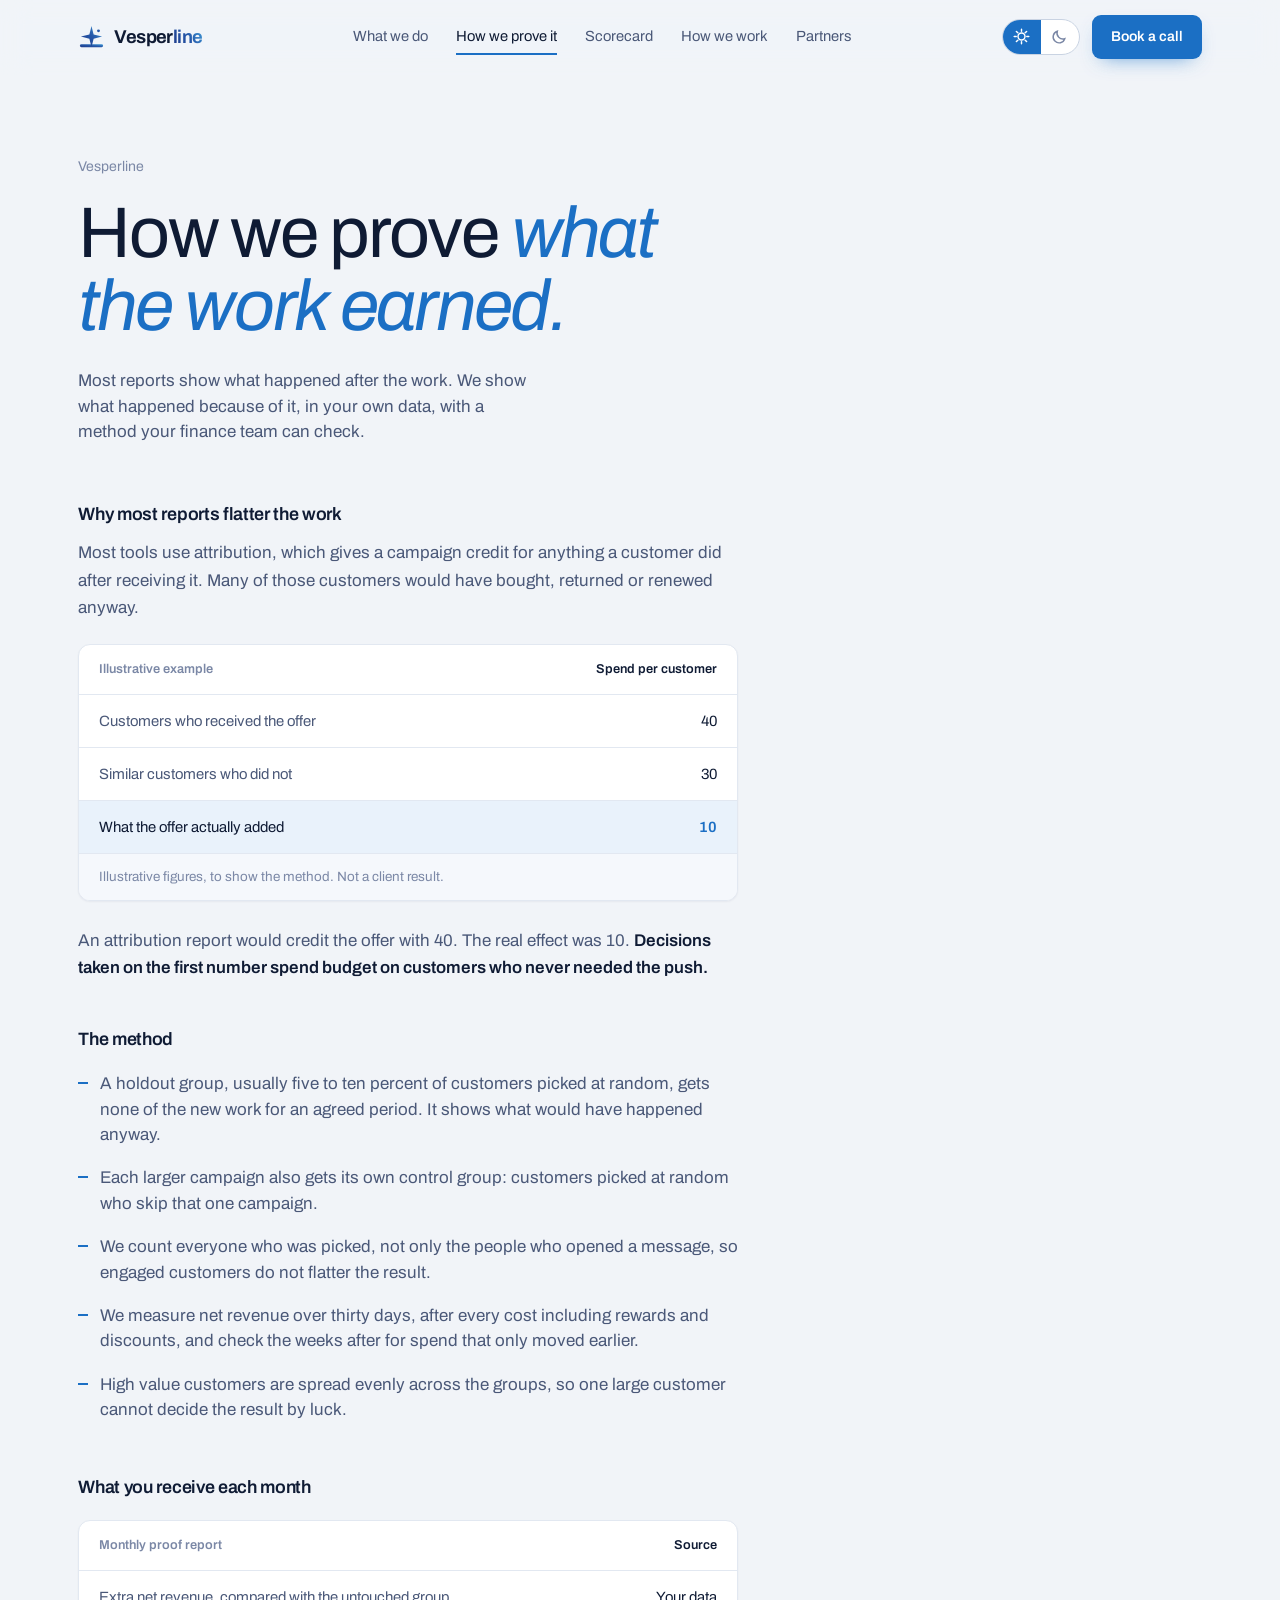
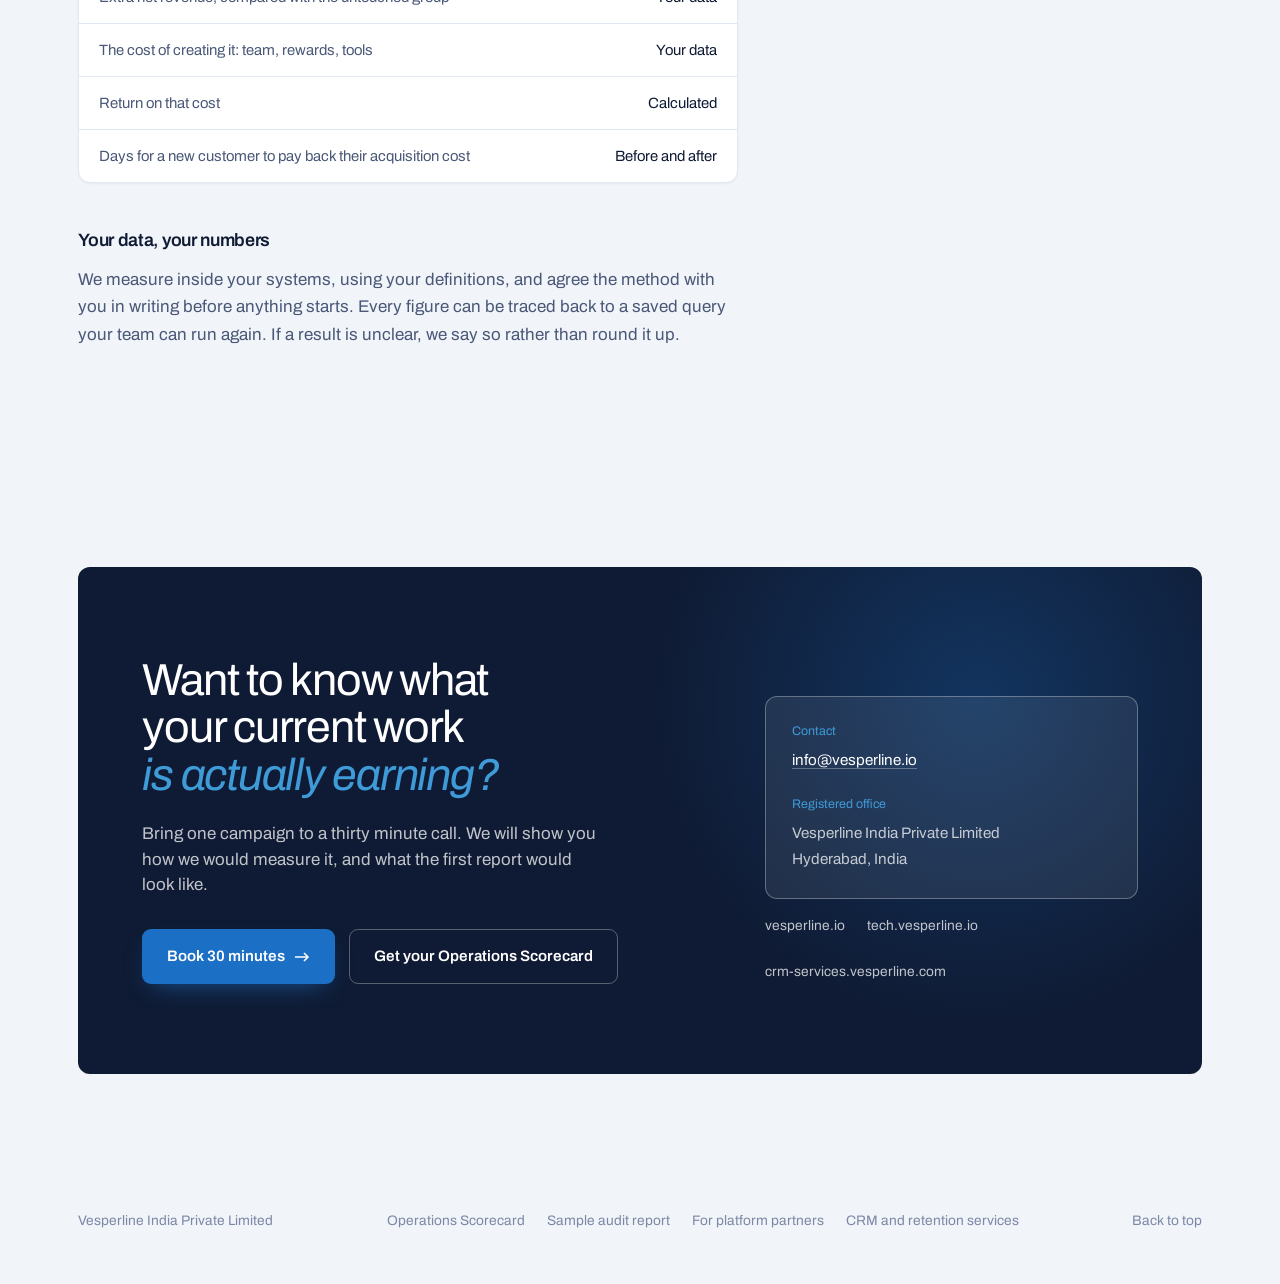
<file: proof.html>
<!doctype html>
<html lang="en">
<head>
<meta charset="utf-8">
<meta name="viewport" content="width=device-width, initial-scale=1">
<title>How we prove it | Vesperline</title>
<meta name="description" content="Holdout groups, control groups and net revenue measured in your own data. How Vesperline proves what the work earned.">
<meta name="theme-color" content="#F1F4F8" media="(prefers-color-scheme: light)">
<meta name="theme-color" content="#060B18" media="(prefers-color-scheme: dark)">
<link rel="canonical" href="https://vesperline.io/proof">
<link rel="icon" href="data:image/svg+xml,%3Csvg xmlns='http://www.w3.org/2000/svg' viewBox='0 0 56 56'%3E%3Cdefs%3E%3ClinearGradient id='g' x1='0%25' y1='100%25' x2='100%25' y2='0%25'%3E%3Cstop offset='0%25' stop-color='%231E3A8A'/%3E%3Cstop offset='52%25' stop-color='%232456A8'/%3E%3Cstop offset='100%25' stop-color='%233F9BD8'/%3E%3C/linearGradient%3E%3C/defs%3E%3Cg transform='translate(28,26)'%3E%3Crect x='-24' y='16' width='48' height='6' rx='3' fill='url(%23g)'/%3E%3Cpath d='M0 -22 L4.4 -4.4 L22 0 L4.4 4.4 L0 22 L-4.4 4.4 L-22 0 L-4.4 -4.4 Z' fill='url(%23g)'/%3E%3C/g%3E%3C/svg%3E">
<meta property="og:type" content="website">
<meta property="og:site_name" content="Vesperline">
<meta property="og:title" content="How we prove it | Vesperline">
<meta property="og:description" content="Holdout groups, control groups and net revenue measured in your own data. How Vesperline proves what the work earned.">
<meta property="og:url" content="https://vesperline.io/proof">
<meta name="twitter:card" content="summary">
<meta name="robots" content="index, follow">
<link rel="preconnect" href="https://fonts.googleapis.com">
<link rel="preconnect" href="https://fonts.gstatic.com" crossorigin>
<link rel="stylesheet" href="https://fonts.googleapis.com/css2?family=Archivo:ital,wdth,wght@0,62..125,300..700;1,62..125,300..700&display=swap">
<link rel="stylesheet" href="/styles.css">
<script>
(function(){var r=document.documentElement;r.classList.add('js');var s=null;
try{s=localStorage.getItem('vsp-mode');}catch(e){}
if(!s){s=(window.matchMedia&&window.matchMedia('(prefers-color-scheme: dark)').matches)?'night':'day';}
r.dataset.mode=s;})();
</script>
<script type="application/ld+json">{"@context":"https://schema.org","@type":"Organization","name":"Vesperline","legalName":"Vesperline India Private Limited","url":"https://vesperline.io/","email":"info@vesperline.io"}</script>
</head>
<body>

<header class="top" id="top">
  <div class="shell top-in">
    <a class="mark" href="/" aria-label="Vesperline, home"><svg viewBox="0 0 56 56" aria-hidden="true"><defs><linearGradient id="bg1" x1="0%" y1="100%" x2="100%" y2="0%"><stop offset="0%" stop-color="var(--brand1)"/><stop offset="52%" stop-color="var(--brand2)"/><stop offset="100%" stop-color="var(--brand3)"/></linearGradient></defs><g transform="translate(28,26)"><rect x="-24" y="16" width="48" height="6" rx="3" fill="url(#bg1)"/><path d="M0 -22 L4.4 -4.4 L22 0 L4.4 4.4 L0 22 L-4.4 4.4 L-22 0 L-4.4 -4.4 Z" fill="url(#bg1)"/><circle cx="14.5" cy="-11.8" r="3" fill="var(--glint)"/></g></svg><span class="wm">Vesper<i>line</i></span></a>
    <nav class="topnav" id="topnav" aria-label="Primary">
      <a href="/services">What we do</a>
      <a href="/proof" aria-current="page">How we prove it</a>
      <a href="/scorecard">Scorecard</a>
      <a href="/how-we-work">How we work</a>
      <a href="/partners">Partners</a>
    </nav>
    <div class="topright">
      <div class="seg" role="group" aria-label="Board mode">
        <button type="button" id="mDay" aria-pressed="true" aria-label="Day" title="Day">
          <svg viewBox="0 0 20 20" aria-hidden="true" class="sign"><circle cx="10" cy="10" r="4.1"/><path d="M10 1.4v2.4M10 16.2v2.4M1.4 10h2.4M16.2 10h2.4M4 4l1.7 1.7M14.3 14.3 16 16M16 4l-1.7 1.7M5.7 14.3 4 16"/></svg>
        </button>
        <button type="button" id="mNight" aria-pressed="false" aria-label="Night" title="Night">
          <svg viewBox="0 0 20 20" aria-hidden="true" class="sign"><path d="M16.2 12.6A7 7 0 0 1 7.4 3.8a7 7 0 1 0 8.8 8.8Z"/></svg>
        </button>
      </div>
      <a class="btn fill" href="/contact" style="padding:10px 18px;font-size:.88rem">Book a call</a>
      <button class="burger" id="burger" type="button" aria-expanded="false" aria-controls="topnav">Menu</button>
    </div>
  </div>
</header>

<main id="home">
  <div class="shell">

    <section class="page-hero">
      <a class="crumb rv" href="/">Vesperline</a>
      <h1 class="d1 rv" style="max-width:20ch">How we prove <em class="a">what the work earned.</em></h1>
      <p class="lead rv">Most reports show what happened after the work. We show what happened because of it, in your own data, with a method your finance team can check.</p>
    </section>
    <section class="sec" style="padding-top:20px">
      <div class="prose">
        <h2 class="d3 rv">Why most reports flatter the work</h2>
        <p class="rv">Most tools use attribution, which gives a campaign credit for anything a customer did after receiving it. Many of those customers would have bought, returned or renewed anyway.</p>
        <div class="mini rv">
          <table>
            <tr><th>Illustrative example</th><th class="r">Spend per customer</th></tr>
            <tr><td>Customers who received the offer</td><td class="r">40</td></tr>
            <tr><td>Similar customers who did not</td><td class="r">30</td></tr>
            <tr class="hl"><td>What the offer actually added</td><td class="r">10</td></tr>
          </table>
          <div class="cap">Illustrative figures, to show the method. Not a client result.</div>
        </div>
        <p class="rv">An attribution report would credit the offer with 40. The real effect was 10. <b>Decisions taken on the first number spend budget on customers who never needed the push.</b></p>

        <h2 class="d3 rv">The method</h2>
        <ul class="ticks rv">
          <li>A holdout group, usually five to ten percent of customers picked at random, gets none of the new work for an agreed period. It shows what would have happened anyway.</li>
          <li>Each larger campaign also gets its own control group: customers picked at random who skip that one campaign.</li>
          <li>We count everyone who was picked, not only the people who opened a message, so engaged customers do not flatter the result.</li>
          <li>We measure net revenue over thirty days, after every cost including rewards and discounts, and check the weeks after for spend that only moved earlier.</li>
          <li>High value customers are spread evenly across the groups, so one large customer cannot decide the result by luck.</li>
        </ul>

        <h2 class="d3 rv">What you receive each month</h2>
        <div class="mini rv">
          <table>
            <tr><th>Monthly proof report</th><th class="r">Source</th></tr>
            <tr><td>Extra net revenue, compared with the untouched group</td><td class="r">Your data</td></tr>
            <tr><td>The cost of creating it: team, rewards, tools</td><td class="r">Your data</td></tr>
            <tr><td>Return on that cost</td><td class="r">Calculated</td></tr>
            <tr><td>Days for a new customer to pay back their acquisition cost</td><td class="r">Before and after</td></tr>
          </table>
        </div>

        <h2 class="d3 rv">Your data, your numbers</h2>
        <p class="rv">We measure inside your systems, using your definitions, and agree the method with you in writing before anything starts. Every figure can be traced back to a saved query your team can run again. If a result is unclear, we say so rather than round it up.</p>
      </div>
    </section>

    <section class="sec close" id="contact">
      <div class="close-in rv">
        <div>
          <h2 class="d2">Want to know what your current work <em class="a">is actually earning?</em></h2>
          <p class="lead" style="margin-top:22px">Bring one campaign to a thirty minute call. We will show you how we would measure it, and what the first report would look like.</p>
          <div class="close-act">
            <a class="btn fill" href="/contact">Book 30 minutes <svg viewBox="0 0 15 10" fill="none" stroke="currentColor" stroke-width="1.6" aria-hidden="true"><path d="M0 5h13M9 1l4 4-4 4"/></svg></a>
            <a class="btn line" href="/scorecard">Get your Operations Scorecard</a>
          </div>
        </div>
      <div class="cside">
        <div class="cbox">
          <div class="ck">Contact</div>
          <p><a href="mailto:info@vesperline.io">info@vesperline.io</a></p>
          <div class="ck">Registered office</div>
          <address>Vesperline India Private Limited<br>Hyderabad, India</address>
        </div>
        <div class="clinks">
          <a href="https://vesperline.io">vesperline.io</a>
          <a href="https://tech.vesperline.io">tech.vesperline.io</a>
          <a href="https://crm-services.vesperline.com">crm-services.vesperline.com</a>
        </div>
      </div>
      </div>
    </section>
  </div>
</main>

<footer class="foot">
  <div class="shell foot-in">
    <span>Vesperline India Private Limited</span>
    <nav aria-label="Footer">
      <a href="/scorecard">Operations Scorecard</a>
      <a href="/sample-report">Sample audit report</a>
      <a href="/partners">For platform partners</a>
      <a href="https://crm-services.vesperline.com">CRM and retention services</a>
    </nav>
    <span><a href="#top">Back to top</a></span>
  </div>
</footer>
<script src="/site.js"></script>
</body>
</html>
</file>
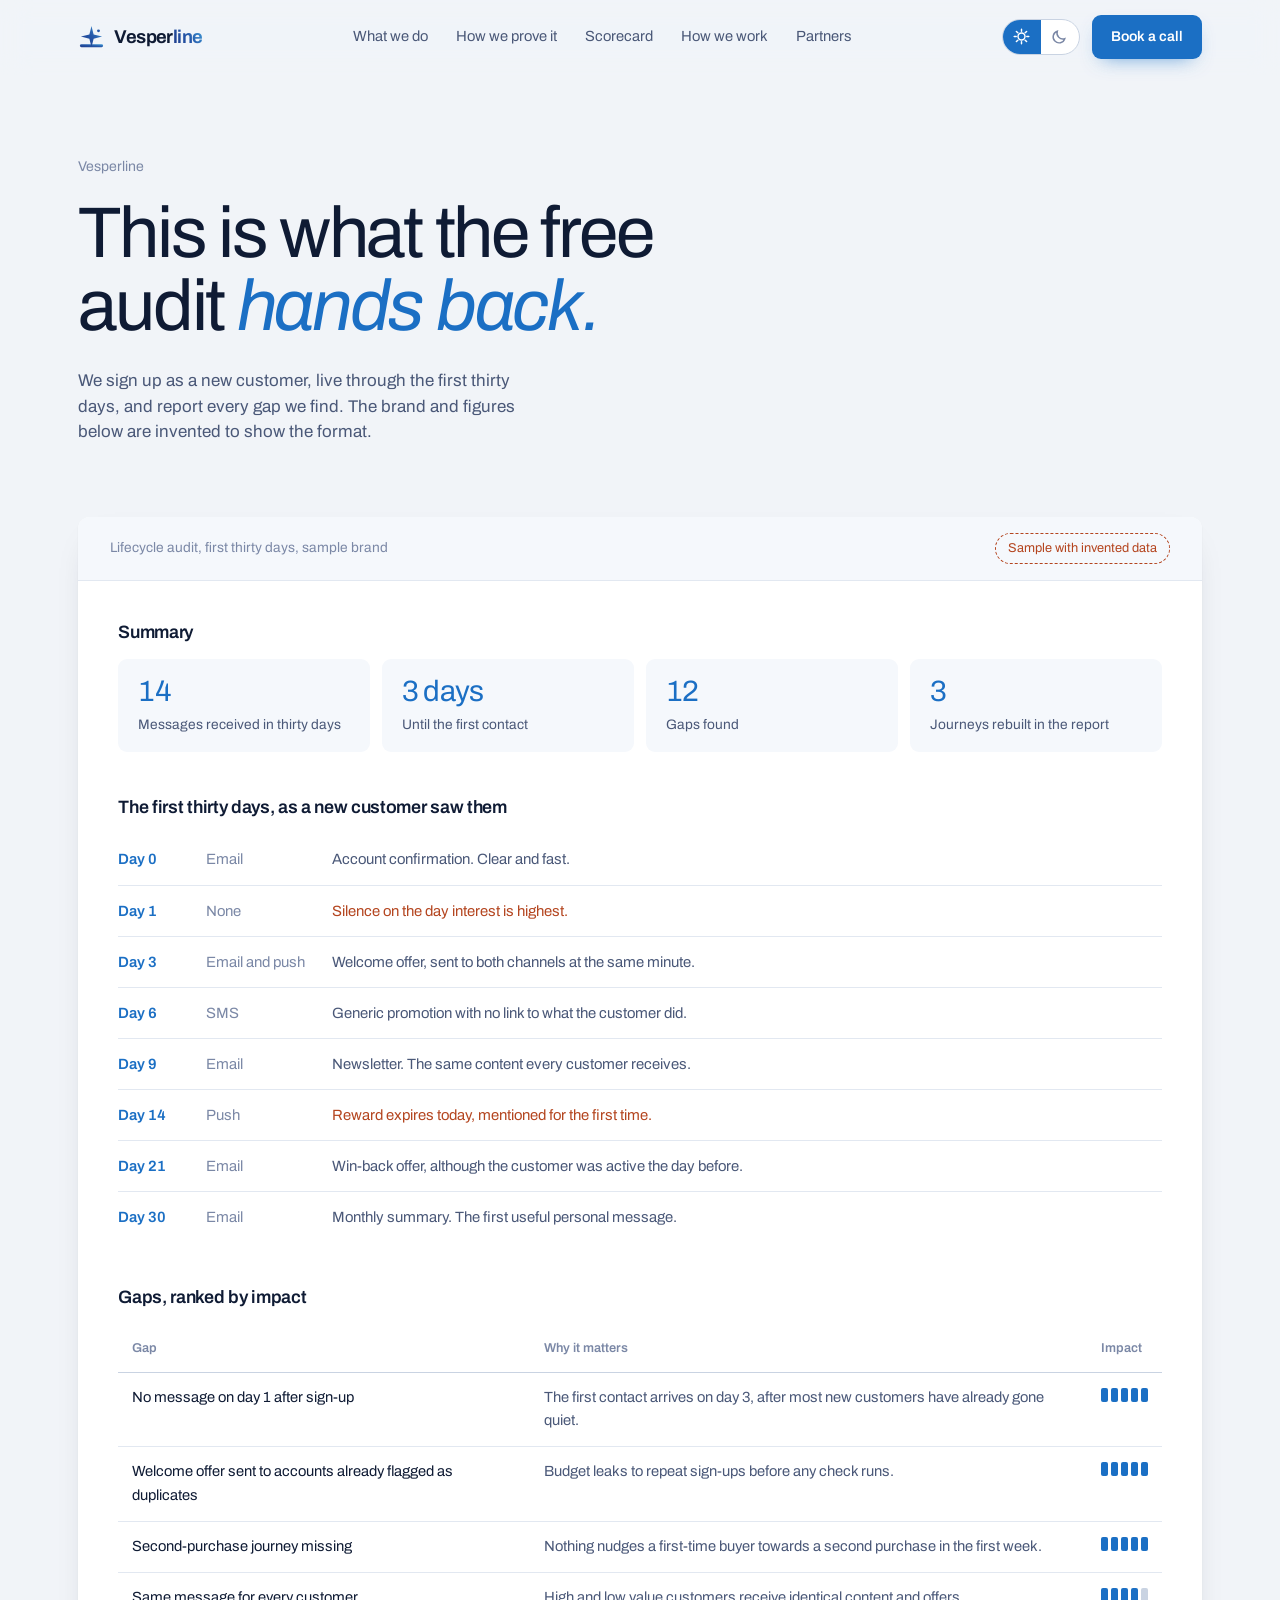
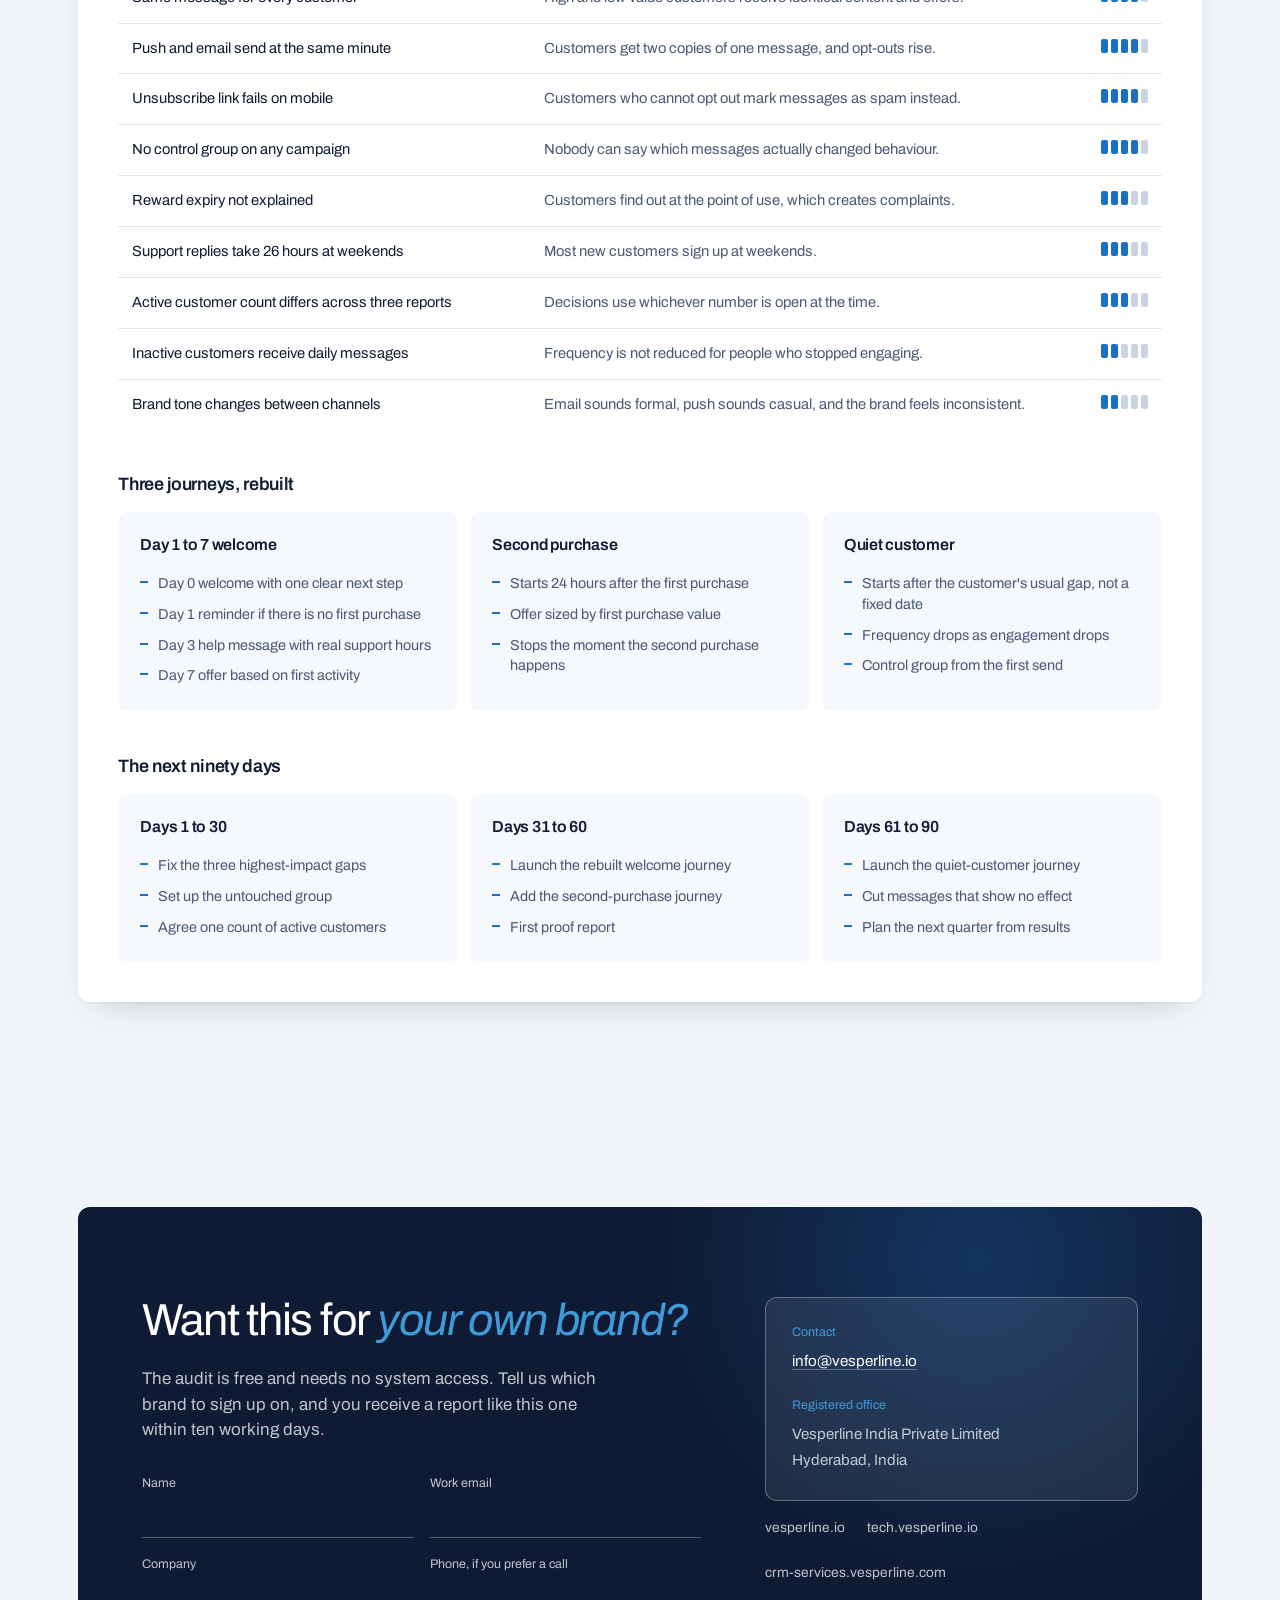
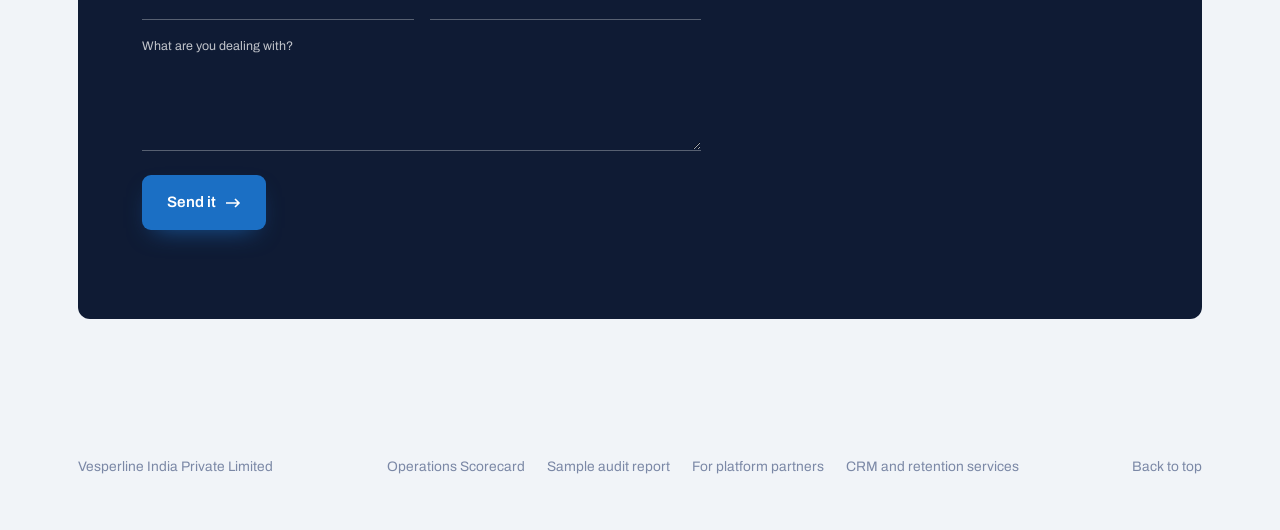
<file: sample-report.html>
<!doctype html>
<html lang="en">
<head>
<meta charset="utf-8">
<meta name="viewport" content="width=device-width, initial-scale=1">
<title>Sample audit report | Vesperline</title>
<meta name="description" content="What the free Vesperline audit hands back: the first thirty days mapped, gaps ranked by impact, journeys rebuilt and a ninety day plan.">
<meta name="theme-color" content="#F1F4F8" media="(prefers-color-scheme: light)">
<meta name="theme-color" content="#060B18" media="(prefers-color-scheme: dark)">
<link rel="canonical" href="https://vesperline.io/sample-report">
<link rel="icon" href="data:image/svg+xml,%3Csvg xmlns='http://www.w3.org/2000/svg' viewBox='0 0 56 56'%3E%3Cdefs%3E%3ClinearGradient id='g' x1='0%25' y1='100%25' x2='100%25' y2='0%25'%3E%3Cstop offset='0%25' stop-color='%231E3A8A'/%3E%3Cstop offset='52%25' stop-color='%232456A8'/%3E%3Cstop offset='100%25' stop-color='%233F9BD8'/%3E%3C/linearGradient%3E%3C/defs%3E%3Cg transform='translate(28,26)'%3E%3Crect x='-24' y='16' width='48' height='6' rx='3' fill='url(%23g)'/%3E%3Cpath d='M0 -22 L4.4 -4.4 L22 0 L4.4 4.4 L0 22 L-4.4 4.4 L-22 0 L-4.4 -4.4 Z' fill='url(%23g)'/%3E%3C/g%3E%3C/svg%3E">
<meta property="og:type" content="website">
<meta property="og:site_name" content="Vesperline">
<meta property="og:title" content="Sample audit report | Vesperline">
<meta property="og:description" content="What the free Vesperline audit hands back: the first thirty days mapped, gaps ranked by impact, journeys rebuilt and a ninety day plan.">
<meta property="og:url" content="https://vesperline.io/sample-report">
<meta name="twitter:card" content="summary">
<meta name="robots" content="index, follow">
<link rel="preconnect" href="https://fonts.googleapis.com">
<link rel="preconnect" href="https://fonts.gstatic.com" crossorigin>
<link rel="stylesheet" href="https://fonts.googleapis.com/css2?family=Archivo:ital,wdth,wght@0,62..125,300..700;1,62..125,300..700&display=swap">
<link rel="stylesheet" href="/styles.css">
<script>
(function(){var r=document.documentElement;r.classList.add('js');var s=null;
try{s=localStorage.getItem('vsp-mode');}catch(e){}
if(!s){s=(window.matchMedia&&window.matchMedia('(prefers-color-scheme: dark)').matches)?'night':'day';}
r.dataset.mode=s;})();
</script>
<script type="application/ld+json">{"@context":"https://schema.org","@type":"Organization","name":"Vesperline","legalName":"Vesperline India Private Limited","url":"https://vesperline.io/","email":"info@vesperline.io"}</script>
</head>
<body>

<header class="top" id="top">
  <div class="shell top-in">
    <a class="mark" href="/" aria-label="Vesperline, home"><svg viewBox="0 0 56 56" aria-hidden="true"><defs><linearGradient id="bg1" x1="0%" y1="100%" x2="100%" y2="0%"><stop offset="0%" stop-color="var(--brand1)"/><stop offset="52%" stop-color="var(--brand2)"/><stop offset="100%" stop-color="var(--brand3)"/></linearGradient></defs><g transform="translate(28,26)"><rect x="-24" y="16" width="48" height="6" rx="3" fill="url(#bg1)"/><path d="M0 -22 L4.4 -4.4 L22 0 L4.4 4.4 L0 22 L-4.4 4.4 L-22 0 L-4.4 -4.4 Z" fill="url(#bg1)"/><circle cx="14.5" cy="-11.8" r="3" fill="var(--glint)"/></g></svg><span class="wm">Vesper<i>line</i></span></a>
    <nav class="topnav" id="topnav" aria-label="Primary">
      <a href="/services">What we do</a>
      <a href="/proof">How we prove it</a>
      <a href="/scorecard">Scorecard</a>
      <a href="/how-we-work">How we work</a>
      <a href="/partners">Partners</a>
    </nav>
    <div class="topright">
      <div class="seg" role="group" aria-label="Board mode">
        <button type="button" id="mDay" aria-pressed="true" aria-label="Day" title="Day">
          <svg viewBox="0 0 20 20" aria-hidden="true" class="sign"><circle cx="10" cy="10" r="4.1"/><path d="M10 1.4v2.4M10 16.2v2.4M1.4 10h2.4M16.2 10h2.4M4 4l1.7 1.7M14.3 14.3 16 16M16 4l-1.7 1.7M5.7 14.3 4 16"/></svg>
        </button>
        <button type="button" id="mNight" aria-pressed="false" aria-label="Night" title="Night">
          <svg viewBox="0 0 20 20" aria-hidden="true" class="sign"><path d="M16.2 12.6A7 7 0 0 1 7.4 3.8a7 7 0 1 0 8.8 8.8Z"/></svg>
        </button>
      </div>
      <a class="btn fill" href="/contact" style="padding:10px 18px;font-size:.88rem">Book a call</a>
      <button class="burger" id="burger" type="button" aria-expanded="false" aria-controls="topnav">Menu</button>
    </div>
  </div>
</header>

<main id="home">
  <div class="shell">

    <section class="page-hero">
      <a class="crumb rv" href="/">Vesperline</a>
      <h1 class="d1 rv" style="max-width:20ch">This is what the free audit <em class="a">hands back.</em></h1>
      <p class="lead rv">We sign up as a new customer, live through the first thirty days, and report every gap we find. The brand and figures below are invented to show the format.</p>
    </section>
    <section class="sec" style="padding-top:0">
      <div class="report rv">
        <div class="report-bar"><span>Lifecycle audit, first thirty days, sample brand</span><span class="stamp">Sample with invented data</span></div>
        <div class="report-body">
          <h2 class="d3">Summary</h2>
          <div class="kpis">
            <div class="kpi"><div class="v">14</div><div class="l">Messages received in thirty days</div></div>
            <div class="kpi"><div class="v">3 days</div><div class="l">Until the first contact</div></div>
            <div class="kpi"><div class="v">12</div><div class="l">Gaps found</div></div>
            <div class="kpi"><div class="v">3</div><div class="l">Journeys rebuilt in the report</div></div>
          </div>
          <h2 class="d3">The first thirty days, as a new customer saw them</h2>
          <ol class="days"><li><span class="d">Day 0</span><span class="c">Email</span><span class="">Account confirmation. Clear and fast.</span></li><li><span class="d">Day 1</span><span class="c">None</span><span class="gap">Silence on the day interest is highest.</span></li><li><span class="d">Day 3</span><span class="c">Email and push</span><span class="">Welcome offer, sent to both channels at the same minute.</span></li><li><span class="d">Day 6</span><span class="c">SMS</span><span class="">Generic promotion with no link to what the customer did.</span></li><li><span class="d">Day 9</span><span class="c">Email</span><span class="">Newsletter. The same content every customer receives.</span></li><li><span class="d">Day 14</span><span class="c">Push</span><span class="gap">Reward expires today, mentioned for the first time.</span></li><li><span class="d">Day 21</span><span class="c">Email</span><span class="">Win-back offer, although the customer was active the day before.</span></li><li><span class="d">Day 30</span><span class="c">Email</span><span class="">Monthly summary. The first useful personal message.</span></li></ol>
          <h2 class="d3">Gaps, ranked by impact</h2>
          <div class="scroll"><table class="gapt"><thead><tr><th>Gap</th><th>Why it matters</th><th>Impact</th></tr></thead><tbody><tr><td>No message on day 1 after sign-up</td><td>The first contact arrives on day 3, after most new customers have already gone quiet.</td><td><span class="imp" aria-label="Impact 5 of 5"><i class="on"></i><i class="on"></i><i class="on"></i><i class="on"></i><i class="on"></i></span></td></tr><tr><td>Welcome offer sent to accounts already flagged as duplicates</td><td>Budget leaks to repeat sign-ups before any check runs.</td><td><span class="imp" aria-label="Impact 5 of 5"><i class="on"></i><i class="on"></i><i class="on"></i><i class="on"></i><i class="on"></i></span></td></tr><tr><td>Second-purchase journey missing</td><td>Nothing nudges a first-time buyer towards a second purchase in the first week.</td><td><span class="imp" aria-label="Impact 5 of 5"><i class="on"></i><i class="on"></i><i class="on"></i><i class="on"></i><i class="on"></i></span></td></tr><tr><td>Same message for every customer</td><td>High and low value customers receive identical content and offers.</td><td><span class="imp" aria-label="Impact 4 of 5"><i class="on"></i><i class="on"></i><i class="on"></i><i class="on"></i><i></i></span></td></tr><tr><td>Push and email send at the same minute</td><td>Customers get two copies of one message, and opt-outs rise.</td><td><span class="imp" aria-label="Impact 4 of 5"><i class="on"></i><i class="on"></i><i class="on"></i><i class="on"></i><i></i></span></td></tr><tr><td>Unsubscribe link fails on mobile</td><td>Customers who cannot opt out mark messages as spam instead.</td><td><span class="imp" aria-label="Impact 4 of 5"><i class="on"></i><i class="on"></i><i class="on"></i><i class="on"></i><i></i></span></td></tr><tr><td>No control group on any campaign</td><td>Nobody can say which messages actually changed behaviour.</td><td><span class="imp" aria-label="Impact 4 of 5"><i class="on"></i><i class="on"></i><i class="on"></i><i class="on"></i><i></i></span></td></tr><tr><td>Reward expiry not explained</td><td>Customers find out at the point of use, which creates complaints.</td><td><span class="imp" aria-label="Impact 3 of 5"><i class="on"></i><i class="on"></i><i class="on"></i><i></i><i></i></span></td></tr><tr><td>Support replies take 26 hours at weekends</td><td>Most new customers sign up at weekends.</td><td><span class="imp" aria-label="Impact 3 of 5"><i class="on"></i><i class="on"></i><i class="on"></i><i></i><i></i></span></td></tr><tr><td>Active customer count differs across three reports</td><td>Decisions use whichever number is open at the time.</td><td><span class="imp" aria-label="Impact 3 of 5"><i class="on"></i><i class="on"></i><i class="on"></i><i></i><i></i></span></td></tr><tr><td>Inactive customers receive daily messages</td><td>Frequency is not reduced for people who stopped engaging.</td><td><span class="imp" aria-label="Impact 2 of 5"><i class="on"></i><i class="on"></i><i></i><i></i><i></i></span></td></tr><tr><td>Brand tone changes between channels</td><td>Email sounds formal, push sounds casual, and the brand feels inconsistent.</td><td><span class="imp" aria-label="Impact 2 of 5"><i class="on"></i><i class="on"></i><i></i><i></i><i></i></span></td></tr></tbody></table></div>
          <h2 class="d3">Three journeys, rebuilt</h2>
          <div class="plan3">
            <div><h4>Day 1 to 7 welcome</h4><ul><li>Day 0 welcome with one clear next step</li><li>Day 1 reminder if there is no first purchase</li><li>Day 3 help message with real support hours</li><li>Day 7 offer based on first activity</li></ul></div>
            <div><h4>Second purchase</h4><ul><li>Starts 24 hours after the first purchase</li><li>Offer sized by first purchase value</li><li>Stops the moment the second purchase happens</li></ul></div>
            <div><h4>Quiet customer</h4><ul><li>Starts after the customer's usual gap, not a fixed date</li><li>Frequency drops as engagement drops</li><li>Control group from the first send</li></ul></div>
          </div>
          <h2 class="d3">The next ninety days</h2>
          <div class="plan3">
            <div><h4>Days 1 to 30</h4><ul><li>Fix the three highest-impact gaps</li><li>Set up the untouched group</li><li>Agree one count of active customers</li></ul></div>
            <div><h4>Days 31 to 60</h4><ul><li>Launch the rebuilt welcome journey</li><li>Add the second-purchase journey</li><li>First proof report</li></ul></div>
            <div><h4>Days 61 to 90</h4><ul><li>Launch the quiet-customer journey</li><li>Cut messages that show no effect</li><li>Plan the next quarter from results</li></ul></div>
          </div>
        </div>
      </div>
    </section>

    <section class="sec close" id="contact">
      <div class="close-in has-form rv">
        <div>
          <h2 class="d2">Want this for <em class="a">your own brand?</em></h2>
          <p class="lead" style="margin-top:22px">The audit is free and needs no system access. Tell us which brand to sign up on, and you receive a report like this one within ten working days.</p>
          <form class="cform" data-subject="Free audit request from vesperline.io" data-topic="free-audit" novalidate>
            <input type="text" name="_honey" class="hp" tabindex="-1" autocomplete="off" aria-hidden="true">
            <div class="f2">
              <label><span>Name</span><input type="text" name="name" required autocomplete="name"></label>
              <label><span>Work email</span><input type="email" name="email" required autocomplete="email"></label>
            </div>
            <div class="f2">
              <label><span>Company</span><input type="text" name="company" autocomplete="organization"></label>
              <label><span>Phone, if you prefer a call</span><input type="tel" name="phone" autocomplete="tel"></label>
            </div>
            <label><span>What are you dealing with?</span><textarea name="message" rows="3" required></textarea></label>
            <div class="fact">
              <button class="btn fill" type="submit">Send it <svg viewBox="0 0 15 10" fill="none" stroke="currentColor" stroke-width="1.6" aria-hidden="true"><path d="M0 5h13M9 1l4 4-4 4"/></svg></button>
              <span class="fnote" role="status" aria-live="polite"></span>
            </div>
          </form>
        </div>
      <div class="cside">
        <div class="cbox">
          <div class="ck">Contact</div>
          <p><a href="mailto:info@vesperline.io">info@vesperline.io</a></p>
          <div class="ck">Registered office</div>
          <address>Vesperline India Private Limited<br>Hyderabad, India</address>
        </div>
        <div class="clinks">
          <a href="https://vesperline.io">vesperline.io</a>
          <a href="https://tech.vesperline.io">tech.vesperline.io</a>
          <a href="https://crm-services.vesperline.com">crm-services.vesperline.com</a>
        </div>
      </div>
      </div>
    </section>
  </div>
</main>

<footer class="foot">
  <div class="shell foot-in">
    <span>Vesperline India Private Limited</span>
    <nav aria-label="Footer">
      <a href="/scorecard">Operations Scorecard</a>
      <a href="/sample-report">Sample audit report</a>
      <a href="/partners">For platform partners</a>
      <a href="https://crm-services.vesperline.com">CRM and retention services</a>
    </nav>
    <span><a href="#top">Back to top</a></span>
  </div>
</footer>
<script src="/site.js"></script>
</body>
</html>
</file>
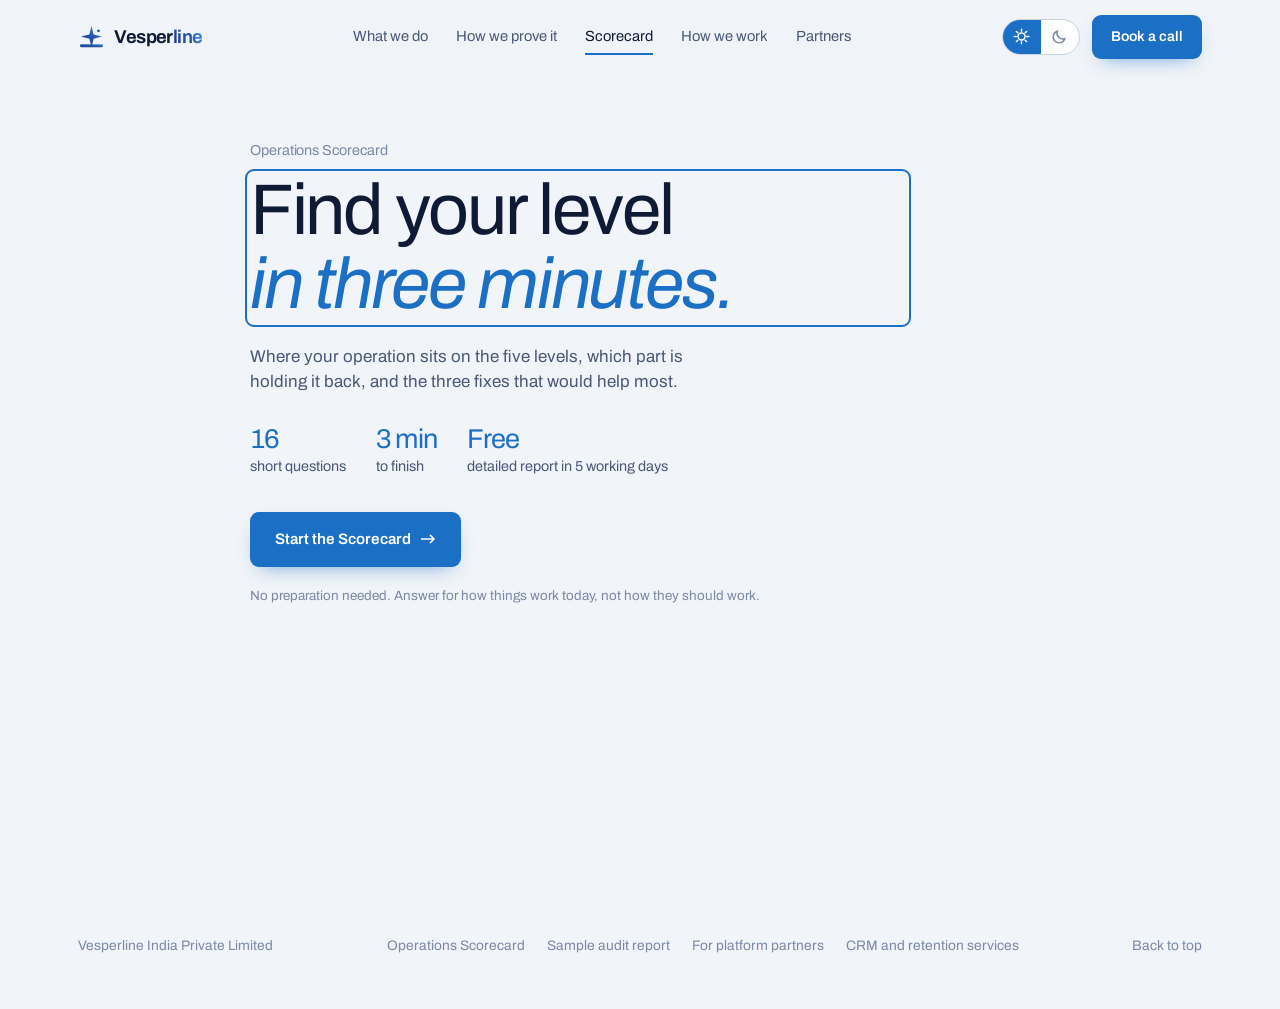
<file: scorecard.html>
<!doctype html>
<html lang="en">
<head>
<meta charset="utf-8">
<meta name="viewport" content="width=device-width, initial-scale=1">
<title>Operations Scorecard | Vesperline</title>
<meta name="description" content="Find your operations level in three minutes. Sixteen short questions, a level from one to five, your three biggest fixes and a free detailed report.">
<meta name="theme-color" content="#F1F4F8" media="(prefers-color-scheme: light)">
<meta name="theme-color" content="#060B18" media="(prefers-color-scheme: dark)">
<link rel="canonical" href="https://vesperline.io/scorecard">
<link rel="icon" href="data:image/svg+xml,%3Csvg xmlns='http://www.w3.org/2000/svg' viewBox='0 0 56 56'%3E%3Cdefs%3E%3ClinearGradient id='g' x1='0%25' y1='100%25' x2='100%25' y2='0%25'%3E%3Cstop offset='0%25' stop-color='%231E3A8A'/%3E%3Cstop offset='52%25' stop-color='%232456A8'/%3E%3Cstop offset='100%25' stop-color='%233F9BD8'/%3E%3C/linearGradient%3E%3C/defs%3E%3Cg transform='translate(28,26)'%3E%3Crect x='-24' y='16' width='48' height='6' rx='3' fill='url(%23g)'/%3E%3Cpath d='M0 -22 L4.4 -4.4 L22 0 L4.4 4.4 L0 22 L-4.4 4.4 L-22 0 L-4.4 -4.4 Z' fill='url(%23g)'/%3E%3C/g%3E%3C/svg%3E">
<meta property="og:type" content="website">
<meta property="og:site_name" content="Vesperline">
<meta property="og:title" content="Operations Scorecard | Vesperline">
<meta property="og:description" content="Find your operations level in three minutes. Sixteen short questions, a level from one to five, your three biggest fixes and a free detailed report.">
<meta property="og:url" content="https://vesperline.io/scorecard">
<meta name="twitter:card" content="summary">
<meta name="robots" content="index, follow">
<link rel="preconnect" href="https://fonts.googleapis.com">
<link rel="preconnect" href="https://fonts.gstatic.com" crossorigin>
<link rel="stylesheet" href="https://fonts.googleapis.com/css2?family=Archivo:ital,wdth,wght@0,62..125,300..700;1,62..125,300..700&display=swap">
<link rel="stylesheet" href="/styles.css">
<script>
(function(){var r=document.documentElement;r.classList.add('js');var s=null;
try{s=localStorage.getItem('vsp-mode');}catch(e){}
if(!s){s=(window.matchMedia&&window.matchMedia('(prefers-color-scheme: dark)').matches)?'night':'day';}
r.dataset.mode=s;})();
</script>
<script type="application/ld+json">{"@context":"https://schema.org","@type":"Organization","name":"Vesperline","legalName":"Vesperline India Private Limited","url":"https://vesperline.io/","email":"info@vesperline.io"}</script>
</head>
<body>

<header class="top" id="top">
  <div class="shell top-in">
    <a class="mark" href="/" aria-label="Vesperline, home"><svg viewBox="0 0 56 56" aria-hidden="true"><defs><linearGradient id="bg1" x1="0%" y1="100%" x2="100%" y2="0%"><stop offset="0%" stop-color="var(--brand1)"/><stop offset="52%" stop-color="var(--brand2)"/><stop offset="100%" stop-color="var(--brand3)"/></linearGradient></defs><g transform="translate(28,26)"><rect x="-24" y="16" width="48" height="6" rx="3" fill="url(#bg1)"/><path d="M0 -22 L4.4 -4.4 L22 0 L4.4 4.4 L0 22 L-4.4 4.4 L-22 0 L-4.4 -4.4 Z" fill="url(#bg1)"/><circle cx="14.5" cy="-11.8" r="3" fill="var(--glint)"/></g></svg><span class="wm">Vesper<i>line</i></span></a>
    <nav class="topnav" id="topnav" aria-label="Primary">
      <a href="/services">What we do</a>
      <a href="/proof">How we prove it</a>
      <a href="/scorecard" aria-current="page">Scorecard</a>
      <a href="/how-we-work">How we work</a>
      <a href="/partners">Partners</a>
    </nav>
    <div class="topright">
      <div class="seg" role="group" aria-label="Board mode">
        <button type="button" id="mDay" aria-pressed="true" aria-label="Day" title="Day">
          <svg viewBox="0 0 20 20" aria-hidden="true" class="sign"><circle cx="10" cy="10" r="4.1"/><path d="M10 1.4v2.4M10 16.2v2.4M1.4 10h2.4M16.2 10h2.4M4 4l1.7 1.7M14.3 14.3 16 16M16 4l-1.7 1.7M5.7 14.3 4 16"/></svg>
        </button>
        <button type="button" id="mNight" aria-pressed="false" aria-label="Night" title="Night">
          <svg viewBox="0 0 20 20" aria-hidden="true" class="sign"><path d="M16.2 12.6A7 7 0 0 1 7.4 3.8a7 7 0 1 0 8.8 8.8Z"/></svg>
        </button>
      </div>
      <a class="btn fill" href="/contact" style="padding:10px 18px;font-size:.88rem">Book a call</a>
      <button class="burger" id="burger" type="button" aria-expanded="false" aria-controls="topnav">Menu</button>
    </div>
  </div>
</header>

<main id="home">
  <div class="shell">
    <section class="sc-sec">
      <div class="sc" id="sc" aria-live="polite">
        <div class="sc-top" id="scTop" hidden>
          <button class="sc-back" id="scBack" type="button" aria-label="Previous question"><svg viewBox="0 0 24 24" fill="none" stroke="currentColor" stroke-width="2" stroke-linecap="round" stroke-linejoin="round"><path d="M15 6l-6 6 6 6"/></svg></button>
          <div><div class="sc-part" id="scPart"></div><div class="sc-bar"><span id="scFill"></span></div></div>
          <div class="sc-count" id="scCount"></div>
        </div>
        <div id="scStage"></div>
      </div>
      <noscript><p class="lead">The Operations Scorecard needs JavaScript. Email info@vesperline.io and we will send you the questions.</p></noscript>
    </section>
  </div>
</main>

<footer class="foot">
  <div class="shell foot-in">
    <span>Vesperline India Private Limited</span>
    <nav aria-label="Footer">
      <a href="/scorecard">Operations Scorecard</a>
      <a href="/sample-report">Sample audit report</a>
      <a href="/partners">For platform partners</a>
      <a href="https://crm-services.vesperline.com">CRM and retention services</a>
    </nav>
    <span><a href="#top">Back to top</a></span>
  </div>
</footer>
<script src="/site.js"></script>
<script src="/scorecard.js"></script>
</body>
</html>
</file>
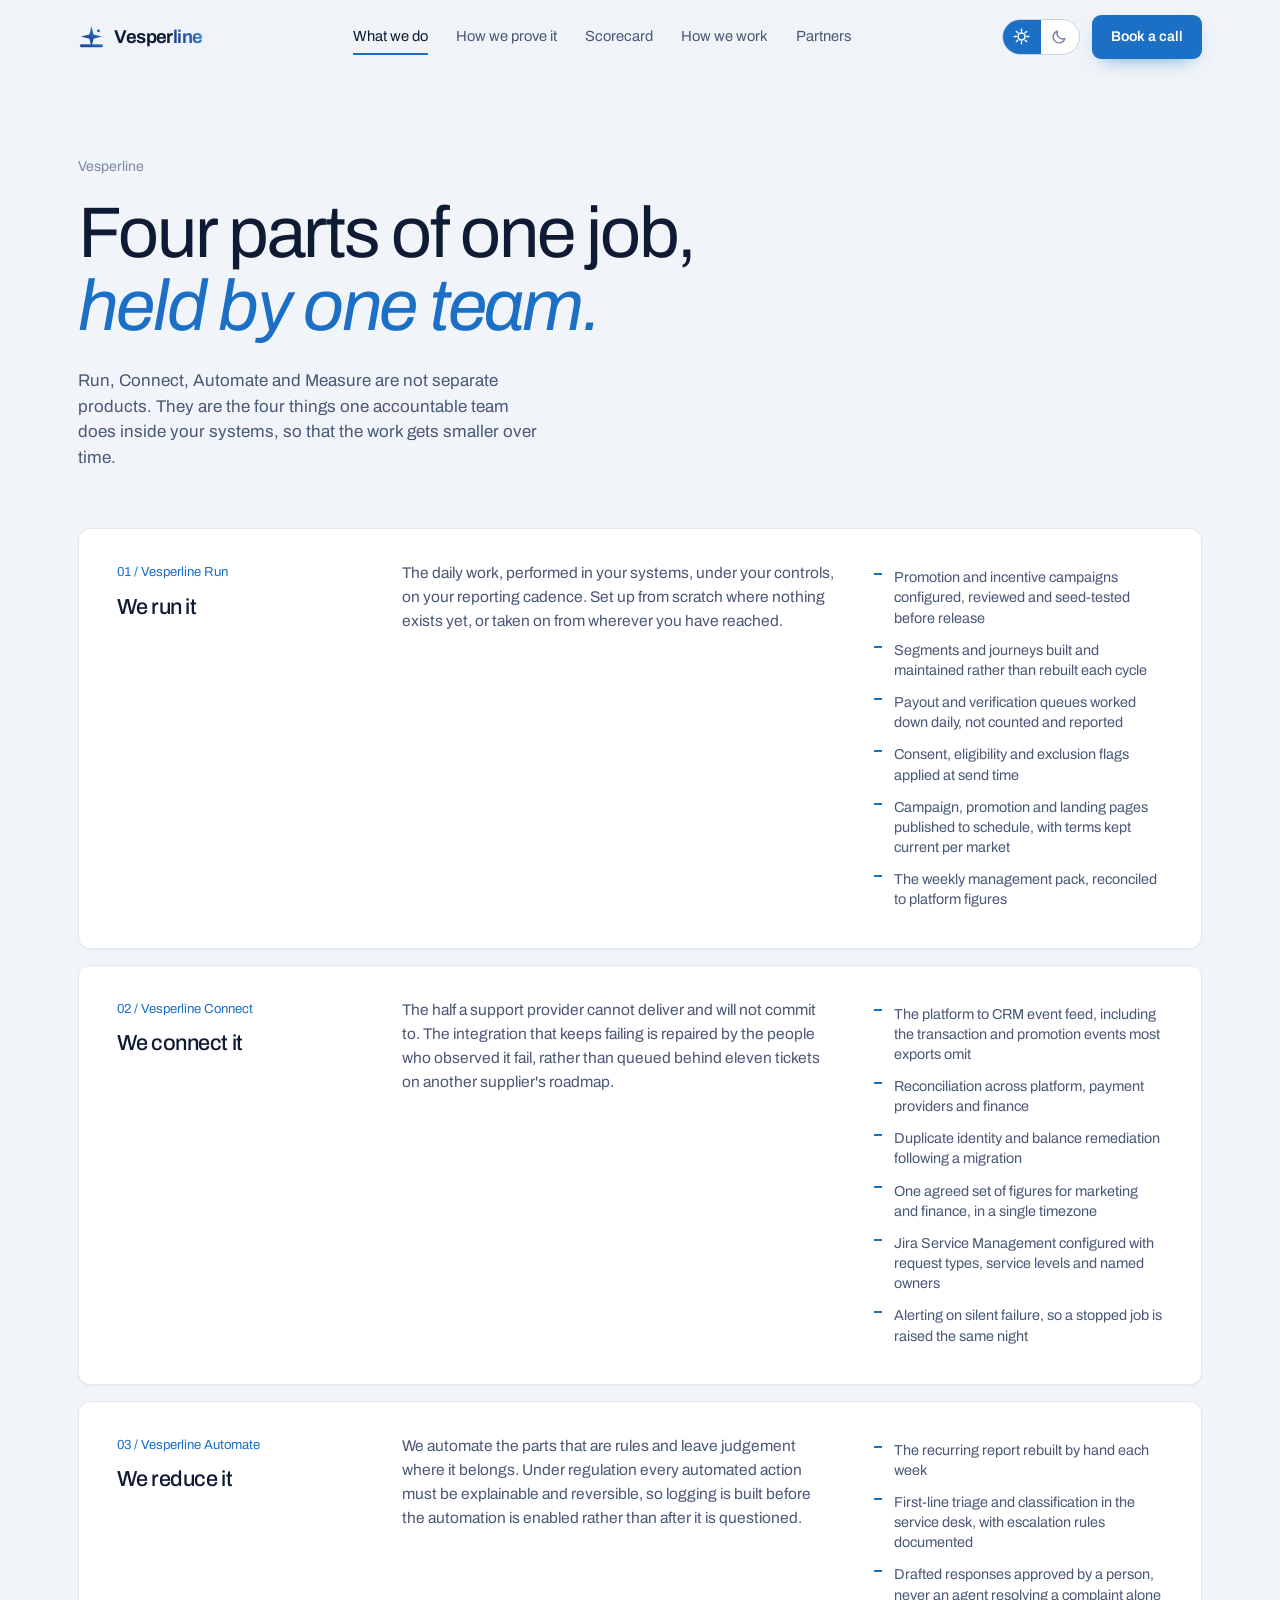
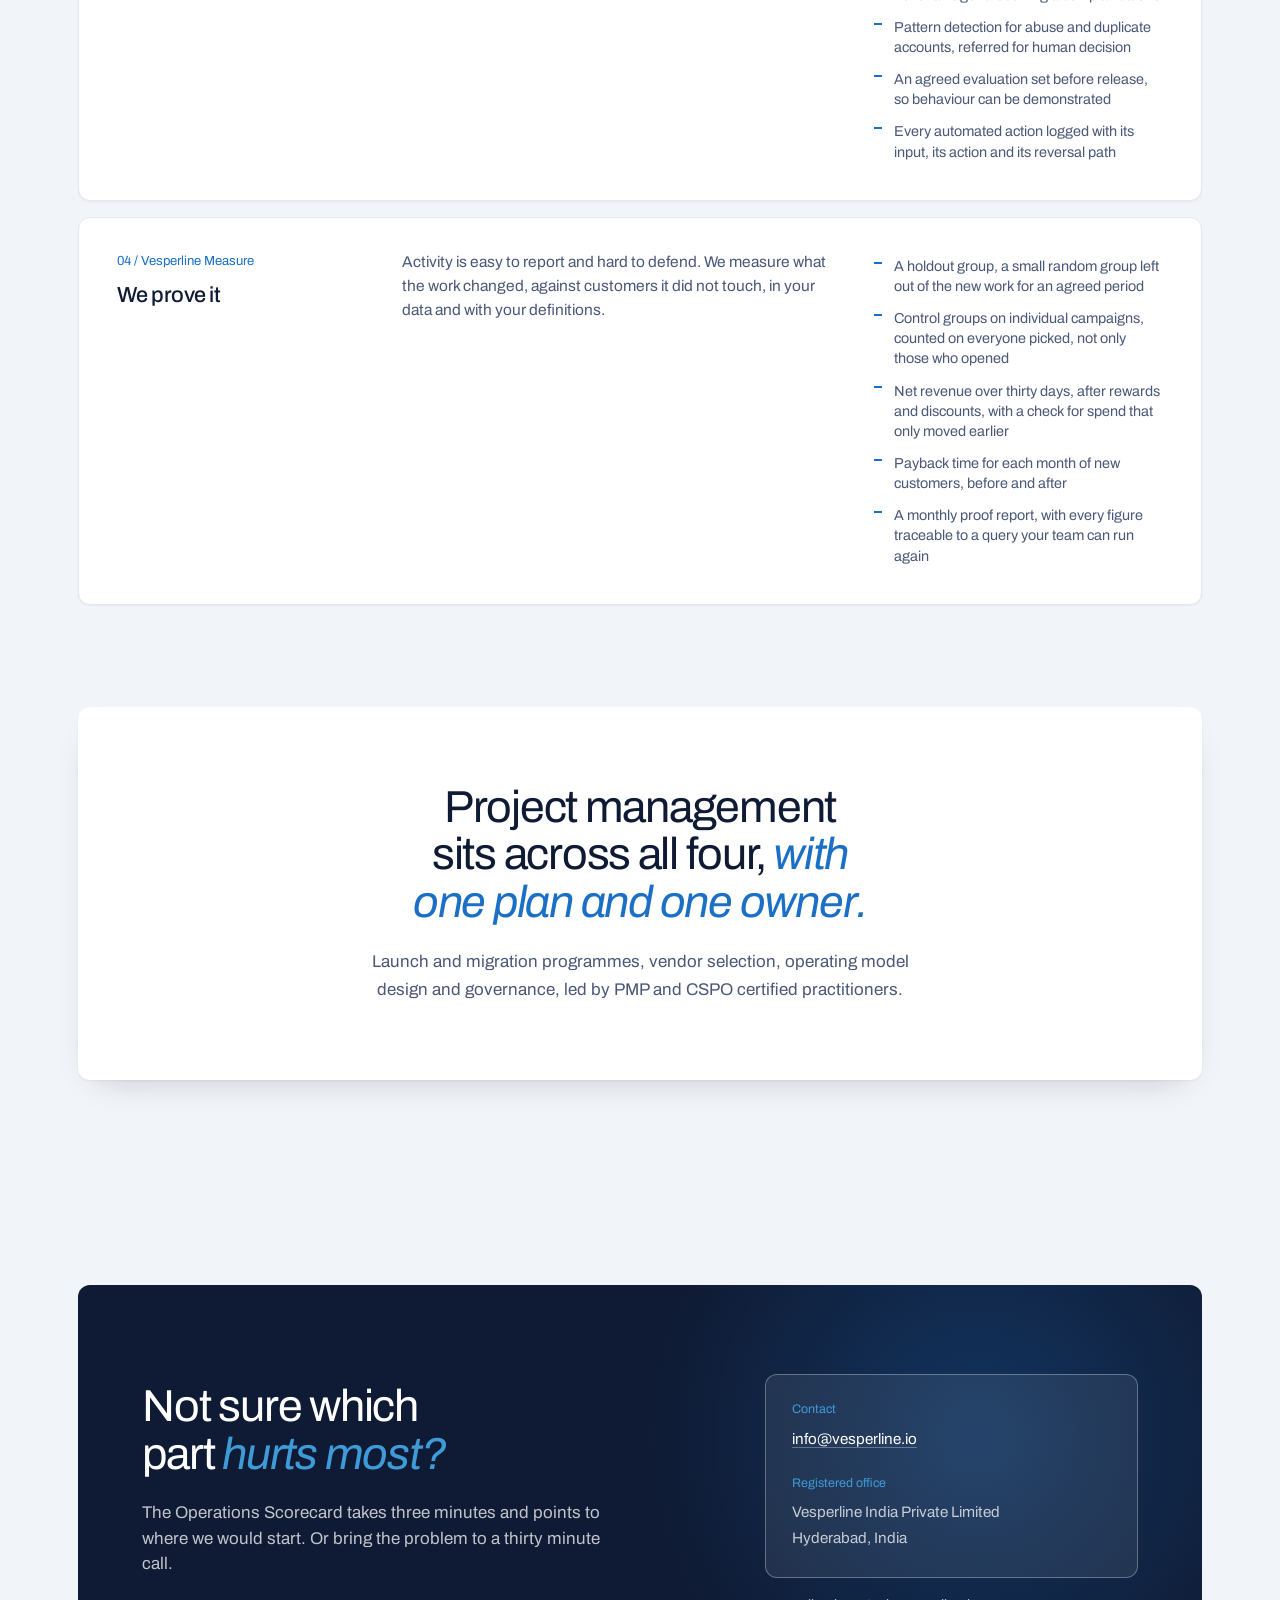
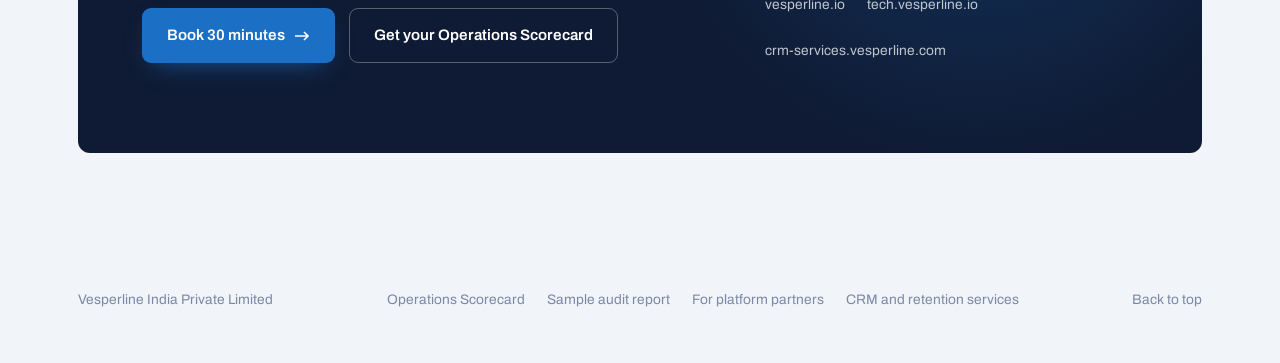
<file: services.html>
<!doctype html>
<html lang="en">
<head>
<meta charset="utf-8">
<meta name="viewport" content="width=device-width, initial-scale=1">
<title>What we do | Vesperline</title>
<meta name="description" content="Run, Connect, Automate and Measure: the four parts of one job, held by one team inside your systems.">
<meta name="theme-color" content="#F1F4F8" media="(prefers-color-scheme: light)">
<meta name="theme-color" content="#060B18" media="(prefers-color-scheme: dark)">
<link rel="canonical" href="https://vesperline.io/services">
<link rel="icon" href="data:image/svg+xml,%3Csvg xmlns='http://www.w3.org/2000/svg' viewBox='0 0 56 56'%3E%3Cdefs%3E%3ClinearGradient id='g' x1='0%25' y1='100%25' x2='100%25' y2='0%25'%3E%3Cstop offset='0%25' stop-color='%231E3A8A'/%3E%3Cstop offset='52%25' stop-color='%232456A8'/%3E%3Cstop offset='100%25' stop-color='%233F9BD8'/%3E%3C/linearGradient%3E%3C/defs%3E%3Cg transform='translate(28,26)'%3E%3Crect x='-24' y='16' width='48' height='6' rx='3' fill='url(%23g)'/%3E%3Cpath d='M0 -22 L4.4 -4.4 L22 0 L4.4 4.4 L0 22 L-4.4 4.4 L-22 0 L-4.4 -4.4 Z' fill='url(%23g)'/%3E%3C/g%3E%3C/svg%3E">
<meta property="og:type" content="website">
<meta property="og:site_name" content="Vesperline">
<meta property="og:title" content="What we do | Vesperline">
<meta property="og:description" content="Run, Connect, Automate and Measure: the four parts of one job, held by one team inside your systems.">
<meta property="og:url" content="https://vesperline.io/services">
<meta name="twitter:card" content="summary">
<meta name="robots" content="index, follow">
<link rel="preconnect" href="https://fonts.googleapis.com">
<link rel="preconnect" href="https://fonts.gstatic.com" crossorigin>
<link rel="stylesheet" href="https://fonts.googleapis.com/css2?family=Archivo:ital,wdth,wght@0,62..125,300..700;1,62..125,300..700&display=swap">
<link rel="stylesheet" href="/styles.css">
<script>
(function(){var r=document.documentElement;r.classList.add('js');var s=null;
try{s=localStorage.getItem('vsp-mode');}catch(e){}
if(!s){s=(window.matchMedia&&window.matchMedia('(prefers-color-scheme: dark)').matches)?'night':'day';}
r.dataset.mode=s;})();
</script>
<script type="application/ld+json">{"@context":"https://schema.org","@type":"Organization","name":"Vesperline","legalName":"Vesperline India Private Limited","url":"https://vesperline.io/","email":"info@vesperline.io"}</script>
</head>
<body>

<header class="top" id="top">
  <div class="shell top-in">
    <a class="mark" href="/" aria-label="Vesperline, home"><svg viewBox="0 0 56 56" aria-hidden="true"><defs><linearGradient id="bg1" x1="0%" y1="100%" x2="100%" y2="0%"><stop offset="0%" stop-color="var(--brand1)"/><stop offset="52%" stop-color="var(--brand2)"/><stop offset="100%" stop-color="var(--brand3)"/></linearGradient></defs><g transform="translate(28,26)"><rect x="-24" y="16" width="48" height="6" rx="3" fill="url(#bg1)"/><path d="M0 -22 L4.4 -4.4 L22 0 L4.4 4.4 L0 22 L-4.4 4.4 L-22 0 L-4.4 -4.4 Z" fill="url(#bg1)"/><circle cx="14.5" cy="-11.8" r="3" fill="var(--glint)"/></g></svg><span class="wm">Vesper<i>line</i></span></a>
    <nav class="topnav" id="topnav" aria-label="Primary">
      <a href="/services" aria-current="page">What we do</a>
      <a href="/proof">How we prove it</a>
      <a href="/scorecard">Scorecard</a>
      <a href="/how-we-work">How we work</a>
      <a href="/partners">Partners</a>
    </nav>
    <div class="topright">
      <div class="seg" role="group" aria-label="Board mode">
        <button type="button" id="mDay" aria-pressed="true" aria-label="Day" title="Day">
          <svg viewBox="0 0 20 20" aria-hidden="true" class="sign"><circle cx="10" cy="10" r="4.1"/><path d="M10 1.4v2.4M10 16.2v2.4M1.4 10h2.4M16.2 10h2.4M4 4l1.7 1.7M14.3 14.3 16 16M16 4l-1.7 1.7M5.7 14.3 4 16"/></svg>
        </button>
        <button type="button" id="mNight" aria-pressed="false" aria-label="Night" title="Night">
          <svg viewBox="0 0 20 20" aria-hidden="true" class="sign"><path d="M16.2 12.6A7 7 0 0 1 7.4 3.8a7 7 0 1 0 8.8 8.8Z"/></svg>
        </button>
      </div>
      <a class="btn fill" href="/contact" style="padding:10px 18px;font-size:.88rem">Book a call</a>
      <button class="burger" id="burger" type="button" aria-expanded="false" aria-controls="topnav">Menu</button>
    </div>
  </div>
</header>

<main id="home">
  <div class="shell">

    <section class="page-hero">
      <a class="crumb rv" href="/">Vesperline</a>
      <h1 class="d1 rv" style="max-width:20ch">Four parts of one job, <em class="a">held by one team.</em></h1>
      <p class="lead rv">Run, Connect, Automate and Measure are not separate products. They are the four things one accountable team does inside your systems, so that the work gets smaller over time.</p>
    </section>
    <section class="sec" style="padding-top:20px">
      <div class="rows" style="margin-top:0">
        <article class="prow rv">
          <div>
            <div class="n">01 / Vesperline Run</div>
            <h3>We run it</h3>
          </div>
          <p>The daily work, performed in your systems, under your controls, on your reporting cadence. Set up from scratch where nothing exists yet, or taken on from wherever you have reached.</p>
          <ul><li>Promotion and incentive campaigns configured, reviewed and seed-tested before release</li><li>Segments and journeys built and maintained rather than rebuilt each cycle</li><li>Payout and verification queues worked down daily, not counted and reported</li><li>Consent, eligibility and exclusion flags applied at send time</li><li>Campaign, promotion and landing pages published to schedule, with terms kept current per market</li><li>The weekly management pack, reconciled to platform figures</li></ul>
        </article>

        <article class="prow rv">
          <div>
            <div class="n">02 / Vesperline Connect</div>
            <h3>We connect it</h3>
          </div>
          <p>The half a support provider cannot deliver and will not commit to. The integration that keeps failing is repaired by the people who observed it fail, rather than queued behind eleven tickets on another supplier's roadmap.</p>
          <ul><li>The platform to CRM event feed, including the transaction and promotion events most exports omit</li><li>Reconciliation across platform, payment providers and finance</li><li>Duplicate identity and balance remediation following a migration</li><li>One agreed set of figures for marketing and finance, in a single timezone</li><li>Jira Service Management configured with request types, service levels and named owners</li><li>Alerting on silent failure, so a stopped job is raised the same night</li></ul>
        </article>

        <article class="prow rv">
          <div>
            <div class="n">03 / Vesperline Automate</div>
            <h3>We reduce it</h3>
          </div>
          <p>We automate the parts that are rules and leave judgement where it belongs. Under regulation every automated action must be explainable and reversible, so logging is built before the automation is enabled rather than after it is questioned.</p>
          <ul><li>The recurring report rebuilt by hand each week</li><li>First-line triage and classification in the service desk, with escalation rules documented</li><li>Drafted responses approved by a person, never an agent resolving a complaint alone</li><li>Pattern detection for abuse and duplicate accounts, referred for human decision</li><li>An agreed evaluation set before release, so behaviour can be demonstrated</li><li>Every automated action logged with its input, its action and its reversal path</li></ul>
        </article>

        <article class="prow rv">
          <div>
            <div class="n">04 / Vesperline Measure</div>
            <h3>We prove it</h3>
          </div>
          <p>Activity is easy to report and hard to defend. We measure what the work changed, against customers it did not touch, in your data and with your definitions.</p>
          <ul><li>A holdout group, a small random group left out of the new work for an agreed period</li><li>Control groups on individual campaigns, counted on everyone picked, not only those who opened</li><li>Net revenue over thirty days, after rewards and discounts, with a check for spend that only moved earlier</li><li>Payback time for each month of new customers, before and after</li><li>A monthly proof report, with every figure traceable to a query your team can run again</li></ul>
        </article>

      </div>
    </section>
    <section class="sec" style="padding-top:0">
      <div class="band rv">
        <h2 class="d2">Project management sits across all four, <em class="a">with one plan and one owner.</em></h2>
        <p class="sub">Launch and migration programmes, vendor selection, operating model design and governance, led by PMP and CSPO certified practitioners.</p>
      </div>
    </section>

    <section class="sec close" id="contact">
      <div class="close-in rv">
        <div>
          <h2 class="d2">Not sure which part <em class="a">hurts most?</em></h2>
          <p class="lead" style="margin-top:22px">The Operations Scorecard takes three minutes and points to where we would start. Or bring the problem to a thirty minute call.</p>
          <div class="close-act">
            <a class="btn fill" href="/contact">Book 30 minutes <svg viewBox="0 0 15 10" fill="none" stroke="currentColor" stroke-width="1.6" aria-hidden="true"><path d="M0 5h13M9 1l4 4-4 4"/></svg></a>
            <a class="btn line" href="/scorecard">Get your Operations Scorecard</a>
          </div>
        </div>
      <div class="cside">
        <div class="cbox">
          <div class="ck">Contact</div>
          <p><a href="mailto:info@vesperline.io">info@vesperline.io</a></p>
          <div class="ck">Registered office</div>
          <address>Vesperline India Private Limited<br>Hyderabad, India</address>
        </div>
        <div class="clinks">
          <a href="https://vesperline.io">vesperline.io</a>
          <a href="https://tech.vesperline.io">tech.vesperline.io</a>
          <a href="https://crm-services.vesperline.com">crm-services.vesperline.com</a>
        </div>
      </div>
      </div>
    </section>
  </div>
</main>

<footer class="foot">
  <div class="shell foot-in">
    <span>Vesperline India Private Limited</span>
    <nav aria-label="Footer">
      <a href="/scorecard">Operations Scorecard</a>
      <a href="/sample-report">Sample audit report</a>
      <a href="/partners">For platform partners</a>
      <a href="https://crm-services.vesperline.com">CRM and retention services</a>
    </nav>
    <span><a href="#top">Back to top</a></span>
  </div>
</footer>
<script src="/site.js"></script>
</body>
</html>
</file>
<file: styles.css>
/* ============================================================
   VESPERLINE
   One accent, taken from the logo. Navy ink, sky accent, white
   panels lifted off a light ground. Display type is large and
   light, with the turn of the sentence set in accent italic.
   ============================================================ */
:root{
  color-scheme:light;
  --page:#F1F4F8;
  --panel:#FFFFFF;
  --panel-2:#F5F8FC;
  --panel-3:#EAF0F8;
  --ink:#0F1B34;
  --ink-2:#4A5878;
  --ink-3:#7B88A6;
  --line:#E2E8F1;
  --line-2:#C9D3E2;
  --accent:#1B6FC4;
  --accent-2:#3F9BD8;
  --accent-soft:#E9F2FB;
  --accent-ink:#FFFFFF;
  --brand1:#1E3A8A; --brand2:#2456A8; --brand3:#3F9BD8; --glint:#2456A8;
  --shadow-sm:0 1px 2px rgba(15,27,52,.05);
  --shadow:0 1px 2px rgba(15,27,52,.05),0 14px 34px -20px rgba(15,27,52,.28);
  --shadow-lg:0 2px 4px rgba(15,27,52,.06),0 28px 60px -28px rgba(15,27,52,.34);
  --r:12px; --r-sm:9px;
  --ease-out:cubic-bezier(.23,1,.32,1);
  --ease-io:cubic-bezier(.77,0,.175,1);
  --shell:1200px;
  --gut:clamp(20px,3vw,40px);
  --sp:clamp(74px,8vw,132px);
}
:root[data-mode="night"]{
  color-scheme:dark;
  --page:#060B18;
  --panel:#0D162C;
  --panel-2:#121D38;
  --panel-3:#182545;
  --ink:#EAF0FA;
  --ink-2:#9DAAC6;
  --ink-3:#75839F;
  --line:#1D2947;
  --line-2:#2C3A5E;
  --accent:#6BC9F0;
  --accent-2:#8FDBFA;
  --accent-soft:#0F2340;
  --accent-ink:#06121F;
  --brand1:#2E6BC4; --brand2:#54A6E0; --brand3:#8FDBFA; --glint:#A5E4FC;
  --shadow-sm:0 1px 2px rgba(0,0,0,.5);
  --shadow:0 1px 2px rgba(0,0,0,.5),0 18px 40px -22px rgba(0,0,0,.85);
  --shadow-lg:0 2px 6px rgba(0,0,0,.55),0 34px 70px -30px rgba(0,0,0,.9);
}
*,*::before,*::after{box-sizing:border-box;}
html{-webkit-text-size-adjust:100%;scroll-behavior:smooth;}
body{
  margin:0;background:var(--page);color:var(--ink);
  font-family:Archivo,"Helvetica Neue",Helvetica,Arial,sans-serif;
  font-variation-settings:"wdth" 100,"wght" 400;
  font-size:clamp(1rem,.96rem + .18vw,1.06rem);line-height:1.62;
  -webkit-font-smoothing:antialiased;overflow-x:hidden;
  transition:background-color .4s var(--ease-out),color .4s var(--ease-out);
}
h1,h2,h3,h4{margin:0;font-weight:400;}
p{margin:0;} a{color:inherit;text-decoration:none;}
ul,ol{margin:0;padding:0;list-style:none;}
svg{display:block;}
button{font:inherit;color:inherit;background:none;border:0;cursor:pointer;}
table{border-collapse:collapse;width:100%;}
::selection{background:var(--accent);color:var(--accent-ink);}
:root{caret-color:var(--accent);accent-color:var(--accent);scrollbar-color:var(--line-2) transparent;}
:focus-visible{outline:2px solid var(--accent);outline-offset:3px;border-radius:4px;}

/* ---------- type ---------- */
.d1{font-size:clamp(2.5rem,5.6vw,4.7rem);line-height:1.03;letter-spacing:-.032em;
    font-variation-settings:"wdth" 100,"wght" 400;text-wrap:balance;}
.d2{font-size:clamp(1.9rem,3.5vw,3.1rem);line-height:1.06;letter-spacing:-.028em;
    font-variation-settings:"wdth" 100,"wght" 400;text-wrap:balance;}
.d3{font-size:clamp(1.1rem,1.4vw,1.3rem);line-height:1.26;letter-spacing:-.018em;
    font-variation-settings:"wdth" 100,"wght" 600;}
.d4{font-size:1rem;line-height:1.32;letter-spacing:-.012em;font-variation-settings:"wdth" 100,"wght" 600;}
em.a{font-style:italic;color:var(--accent);font-variation-settings:"wdth" 100,"wght" 400;}
.d3 em.a,.lead em.a{font-variation-settings:"wdth" 100,"wght" 500;}
.eyebrow{font-size:.9rem;color:var(--ink-3);letter-spacing:-.005em;}
.lead{font-size:clamp(1.06rem,1.3vw,1.24rem);line-height:1.5;color:var(--ink-2);max-width:46ch;}
.body{color:var(--ink-2);max-width:66ch;}
.body b,.lead b{color:var(--ink);font-variation-settings:"wdth" 100,"wght" 600;font-weight:400;}
.num{font-variant-numeric:tabular-nums;}

/* ---------- layout ---------- */
.shell{width:100%;max-width:var(--shell);margin:0 auto;padding:0 var(--gut);}
.sec{padding:var(--sp) 0;position:relative;scroll-margin-top:92px;}
.centered{text-align:center;}
.centered .lead{margin-left:auto;margin-right:auto;}
.rule{height:1px;background:var(--line);position:relative;margin:0;}
.rule::before{content:"";position:absolute;left:0;top:0;width:54px;height:3px;margin-top:-1px;background:var(--accent);}

/* ---------- header ---------- */
.top{position:sticky;top:0;z-index:60;background:color-mix(in srgb,var(--page) 82%,transparent);
     backdrop-filter:blur(14px) saturate(160%);border-bottom:1px solid transparent;
     transition:background-color .35s var(--ease-out),border-color .35s var(--ease-out);}
.top.stuck{border-bottom-color:var(--line);background:color-mix(in srgb,var(--page) 94%,transparent);}
.top-in{display:flex;align-items:center;justify-content:space-between;gap:20px;height:74px;}
.mark{display:flex;align-items:center;}
.mark svg{height:30px;width:auto;}
.topnav{display:flex;gap:28px;align-items:center;}
.topnav a{font-size:.92rem;color:var(--ink-2);position:relative;padding:6px 0;
          transition:color .22s var(--ease-out);}
.topnav a::after{content:"";position:absolute;left:0;right:100%;bottom:0;height:2px;background:var(--accent);
                 transition:right .3s var(--ease-out);}
.topright{display:flex;align-items:center;gap:12px;}

.seg{display:flex;border:1px solid var(--line-2);border-radius:999px;height:36px;overflow:hidden;background:var(--panel);}
.seg button{display:flex;align-items:center;justify-content:center;width:38px;color:var(--ink-3);
            transition:background-color .2s var(--ease-out),color .2s var(--ease-out);}
.seg button[aria-pressed="true"]{background:var(--accent);color:var(--accent-ink);}
.sign{width:17px;height:17px;fill:none;stroke:currentColor;stroke-width:1.7;stroke-linecap:round;
      transition:transform .3s var(--ease-out);}
.seg button:active .sign{transform:scale(.9);}
.burger{display:none;height:36px;padding:0 14px;border:1px solid var(--line-2);border-radius:999px;
        font-size:.8rem;color:var(--ink-2);}

/* ---------- buttons ---------- */
.btn{display:inline-flex;align-items:center;gap:10px;padding:14px 24px;border-radius:var(--r-sm);
     font-size:.95rem;font-variation-settings:"wdth" 100,"wght" 600;border:1px solid transparent;
     transition:transform .16s var(--ease-out),background-color .22s var(--ease-out),
                box-shadow .25s var(--ease-out),border-color .22s var(--ease-out),color .22s var(--ease-out);}
.btn.fill{background:var(--accent);color:var(--accent-ink);box-shadow:0 8px 20px -10px color-mix(in srgb,var(--accent) 70%,transparent);}
.btn.line{background:var(--panel);color:var(--ink);border-color:var(--line-2);box-shadow:var(--shadow-sm);}
.btn:active{transform:scale(.978);}
.btn svg{width:15px;height:10px;transition:transform .24s var(--ease-out);}
@media (hover:hover) and (pointer:fine){
  .btn.fill:hover{background:var(--accent-2);box-shadow:0 12px 28px -10px color-mix(in srgb,var(--accent) 80%,transparent);}
  .btn.line:hover{border-color:var(--accent);color:var(--accent);}
  .btn:hover svg{transform:translateX(4px);}
  .topnav a:hover{color:var(--ink);}
  .topnav a:hover::after{right:0;}
}

/* ---------- panels and cards ---------- */
.panel{background:var(--panel);border-radius:var(--r);box-shadow:var(--shadow);}
.card{background:var(--panel-2);border-radius:var(--r-sm);padding:26px 26px 28px;
      transition:transform .3s var(--ease-out),box-shadow .3s var(--ease-out),background-color .3s var(--ease-out);}
.card .idx{font-size:.8rem;color:var(--ink-3);font-variant-numeric:tabular-nums;letter-spacing:.02em;}
.card h3{margin:12px 0 9px;color:var(--accent);font-size:1.04rem;line-height:1.3;
         letter-spacing:-.014em;font-variation-settings:"wdth" 100,"wght" 600;}
.card p{color:var(--ink-2);font-size:.94rem;line-height:1.55;}
@media (hover:hover) and (pointer:fine){
  .card:hover{transform:translateY(-3px);box-shadow:var(--shadow);background:var(--panel-3);}
}

/* ---------- rail ---------- */
.rail{position:fixed;right:22px;top:50%;transform:translateY(-50%);z-index:40;display:none;}
.rail ol{position:relative;padding-right:24px;text-align:right;}
.rail li{position:relative;padding:8px 0;}
.rail a{font-size:.78rem;color:var(--ink-3);white-space:nowrap;opacity:0;pointer-events:none;
        transition:opacity .22s var(--ease-out),color .22s var(--ease-out);}
.rail li::after{content:"";position:absolute;right:0;top:14px;width:8px;height:8px;border-radius:50%;
        background:var(--line-2);transition:background-color .22s var(--ease-out),transform .22s var(--ease-out);}
.rail li.on::after{background:var(--accent);transform:scale(1.5);}
.rail li.on a{color:var(--ink);}
@media (hover:hover) and (pointer:fine){ .rail:hover a{opacity:1;pointer-events:auto;} }
@media (min-width:1240px){ .rail{display:block;} }
@media (min-width:1560px){ .rail li.on a{opacity:1;} }


/* extra tokens this build needs */
:root{ --warm:#B4451F; --warm-soft:#FBEDE8; }
:root[data-mode="night"]{ --warm:#F0885E; --warm-soft:#2A1610; }

/* ---------- hero ---------- */
.hero{position:relative;padding-top:clamp(50px,6vw,84px);padding-bottom:clamp(46px,5vw,74px);overflow:hidden;}
.hero-bg{position:absolute;inset:0;pointer-events:none;}
#stars{position:absolute;inset:0;width:100%;height:100%;
  mask-image:linear-gradient(90deg,transparent 0%,rgba(0,0,0,.18) 26%,#000 52%,#000 88%,transparent 100%),
             linear-gradient(180deg,transparent 0%,#000 16%,#000 84%,transparent 100%);
  -webkit-mask-image:linear-gradient(90deg,transparent 0%,rgba(0,0,0,.18) 26%,#000 52%,#000 88%,transparent 100%),
             linear-gradient(180deg,transparent 0%,#000 16%,#000 84%,transparent 100%);
  mask-composite:intersect;-webkit-mask-composite:source-in;}
.hero-grid{position:absolute;inset:0;
  background-image:linear-gradient(var(--line) 1px,transparent 1px),linear-gradient(90deg,var(--line) 1px,transparent 1px);
  background-size:104px 104px;opacity:.55;
  mask-image:radial-gradient(ellipse 78% 74% at 50% 42%,#000 0%,transparent 78%);
  -webkit-mask-image:radial-gradient(ellipse 78% 74% at 50% 42%,#000 0%,transparent 78%);}
.hero-in{position:relative;max-width:62ch;}
.hero h1{margin-top:8px;}
.hero .lead{margin-top:26px;}
.hero .body{margin-top:18px;font-size:.98rem;max-width:58ch;}
.hero-act{display:flex;gap:14px;flex-wrap:wrap;margin-top:34px;}

/* ---------- audience chips ---------- */
.who-for{position:relative;margin-top:clamp(36px,4.5vw,56px);}
.who-for .k{font-size:.8rem;color:var(--ink-3);}
.who-for ul{margin-top:13px;display:flex;flex-wrap:wrap;gap:9px;}
.who-for li{padding:9px 16px;border-radius:999px;background:var(--panel);border:1px solid var(--line);
  box-shadow:var(--shadow-sm);font-size:.88rem;color:var(--ink-2);}
.who-for li b{color:var(--ink);font-variation-settings:"wdth" 100,"wght" 600;font-weight:400;}

/* ---------- trust bar ---------- */
.trust{position:relative;margin-top:clamp(30px,4vw,44px);background:var(--panel);border:1px solid var(--line);
  border-radius:var(--r);box-shadow:var(--shadow-sm);overflow:hidden;}
.trust ol{display:grid;grid-template-columns:repeat(4,1fr);}
.trust li{padding:24px clamp(20px,2.4vw,28px) 26px;border-right:1px solid var(--line);}
.trust li:last-child{border-right:0;}
.trust .c{font-size:clamp(1.5rem,2.4vw,2rem);line-height:1;letter-spacing:-.03em;color:var(--accent);
  font-variant-numeric:tabular-nums;font-variation-settings:"wdth" 100,"wght" 400;}
.trust .l{margin-top:9px;font-size:.87rem;line-height:1.4;color:var(--ink-2);}
.trust .foot{border-top:1px solid var(--line);padding:15px clamp(20px,2.4vw,28px);
  font-size:.85rem;color:var(--ink-3);background:var(--panel-2);}

/* ---------- the stack strip ---------- */
.stack{position:relative;margin-top:16px;background:var(--panel);border:1px solid var(--line);
  border-radius:var(--r);box-shadow:var(--shadow-sm);padding:22px clamp(20px,3vw,30px) 20px;}
.stack .k{font-size:.8rem;color:var(--ink-3);}
.stack ul{margin-top:14px;display:flex;flex-wrap:wrap;gap:9px;}
.stack li{padding:8px 15px;border-radius:999px;background:var(--panel-2);border:1px solid var(--line);
  font-size:.88rem;color:var(--ink);font-variation-settings:"wdth" 100,"wght" 600;}
.stack .caveat{margin-top:15px;padding-top:14px;border-top:1px solid var(--line);
  font-size:.86rem;color:var(--ink-3);}


/* ---------- grouped systems ---------- */
.stackgrid{margin-top:16px;display:grid;grid-template-columns:repeat(3,1fr);gap:20px 26px;}
.stackgrid .g .gk{font-size:.76rem;color:var(--ink-3);letter-spacing:.01em;}
.stackgrid .g ul{margin-top:9px;display:flex;flex-wrap:wrap;gap:7px;}
@media (max-width:900px){ .stackgrid{grid-template-columns:1fr 1fr;} }
@media (max-width:560px){ .stackgrid{grid-template-columns:1fr;} }
/* tiering: which systems this team runs, versus integrates against */
.stack li{display:inline-flex;align-items:center;gap:8px;}
.stack li::before{content:"";width:6px;height:6px;border-radius:50%;flex:0 0 auto;
  background:transparent;border:1px solid var(--ink-4,var(--ink-3));opacity:.55;}
.stack li.op{color:var(--ink);border-color:color-mix(in srgb,var(--accent) 40%,var(--line));
  background:color-mix(in srgb,var(--accent) 7%,var(--panel-2));}
.stack li.op::before{background:var(--accent);border-color:var(--accent);opacity:1;}
.stack li:not(.op){color:var(--ink-2,var(--ink-3));font-variation-settings:"wdth" 100,"wght" 500;}
.legend{margin-top:18px;display:flex;flex-wrap:wrap;gap:8px 22px;}
.legend .lg{display:inline-flex;align-items:center;gap:8px;font-size:.8rem;color:var(--ink-3);}
.legend .dot{width:6px;height:6px;border-radius:50%;background:var(--accent);flex:0 0 auto;}
.legend .dot.off{background:transparent;border:1px solid var(--ink-3);opacity:.55;}

/* ---------- engagement model cards ---------- */
.pilot .tag{display:inline-block;margin-top:4px;font-size:.76rem;color:var(--ink-3);}

/* ---------- section heads ---------- */
.head{max-width:26ch;}
.centered{text-align:center;}
.centered .head{max-width:24ch;margin:0 auto;}
.centered .lead{margin-left:auto;margin-right:auto;}
.eyebrow + .d2,.eyebrow + .d1{margin-top:12px;}
.sec-lead{margin-top:22px;}
.refrain{margin-top:18px;font-size:.9rem;color:var(--ink-3);}
.refrain a{color:var(--accent);}

/* ---------- micro dialogues ---------- */
.talk{display:grid;grid-template-columns:repeat(3,1fr);gap:16px;margin-top:36px;}
.tcard{background:var(--panel);border:1px solid var(--line);border-radius:var(--r);
  padding:26px 26px 28px;box-shadow:var(--shadow-sm);display:flex;flex-direction:column;}
.tcard .ctx{font-size:.78rem;color:var(--ink-3);padding-bottom:16px;margin-bottom:2px;border-bottom:1px solid var(--line);}
.tcard .who{margin-top:16px;font-size:.76rem;color:var(--ink-3);}
.tcard .msg{margin-top:8px;font-size:.97rem;line-height:1.5;color:var(--ink);
  background:var(--panel-2);border:1px solid var(--line);border-radius:12px 12px 12px 3px;padding:14px 16px;}
.tcard .who.us{color:var(--accent);}
.tcard .msg.us{background:var(--accent);border-color:var(--accent);color:var(--accent-ink);
  border-radius:12px 12px 3px 12px;}

/* ---------- four things ---------- */
.four{display:grid;grid-template-columns:repeat(4,1fr);gap:14px;margin-top:38px;}
.four article{background:var(--panel);border:1px solid var(--line);border-radius:var(--r);
  padding:24px 24px 26px;box-shadow:var(--shadow-sm);
  transition:transform .3s var(--ease-out),box-shadow .3s var(--ease-out);}
.four .n{font-size:.8rem;color:var(--accent);font-variant-numeric:tabular-nums;}
.four h3{margin:11px 0 9px;font-size:1.05rem;letter-spacing:-.018em;line-height:1.25;
  font-variation-settings:"wdth" 100,"wght" 600;}
.four p{color:var(--ink-2);font-size:.91rem;line-height:1.5;}
@media (hover:hover) and (pointer:fine){ .four article:hover{transform:translateY(-3px);box-shadow:var(--shadow);} }

/* ---------- the clock diagram ---------- */
.map-head{display:flex;align-items:flex-end;justify-content:space-between;gap:26px;flex-wrap:wrap;}
.segwide{display:flex;border:1px solid var(--line-2);border-radius:999px;overflow:hidden;background:var(--panel);flex:none;}
.segwide button{padding:10px 18px;font-size:.82rem;color:var(--ink-3);
  transition:background-color .22s var(--ease-out),color .22s var(--ease-out);}
.segwide button[aria-pressed="true"]{background:var(--accent);color:var(--accent-ink);}
.vwrap{margin-top:32px;padding:clamp(18px,3vw,34px);}
.vfig{width:100%;height:auto;overflow:visible;}
.mline{fill:none;stroke:var(--line-2);stroke-width:2;}
.mline.hot{stroke:var(--accent);stroke-width:5;stroke-linecap:round;}
.mline.dash{stroke-dasharray:6 8;}
.mline.warnline{stroke:var(--warm);stroke-width:1.5;stroke-dasharray:5 5;}
.mdot{fill:var(--panel);stroke:var(--accent);stroke-width:3;}
.mdot.q{stroke:var(--line-2);stroke-width:2;}
.mlab{font-size:14px;fill:var(--ink);font-variation-settings:"wdth" 100,"wght" 600;}
.msub{font-size:12.5px;fill:var(--ink-3);}
.mhead{font-size:14px;fill:var(--accent);font-variation-settings:"wdth" 100,"wght" 600;}
.mwarn{font-size:13px;fill:var(--warm);}
.mnote{font-size:13.5px;fill:var(--ink-2);}
.mnote.hot{fill:var(--accent);}
.mA,.mB{transition:opacity .55s var(--ease-out);}
.mB{opacity:0;}
.vwrap[data-state="on"] .mA{opacity:0;}
.vwrap[data-state="on"] .mB{opacity:1;}
.mapnote{margin-top:18px;font-size:.9rem;color:var(--ink-3);}
.mapnote a{color:var(--accent);}

/* ---------- three doors ---------- */
.doors{display:grid;grid-template-columns:repeat(3,1fr);gap:16px;margin-top:38px;}
.door{background:var(--panel);border:1px solid var(--line);border-radius:var(--r);
  padding:30px 28px 32px;box-shadow:var(--shadow-sm);display:flex;flex-direction:column;
  transition:transform .3s var(--ease-out),box-shadow .3s var(--ease-out),border-color .3s var(--ease-out);}
.door .k{font-size:.8rem;color:var(--accent);font-variant-numeric:tabular-nums;}
.door h3{margin:13px 0 0;font-size:clamp(1.16rem,1.6vw,1.4rem);letter-spacing:-.022em;line-height:1.2;
  font-variation-settings:"wdth" 100,"wght" 400;}
.door h3 em{font-style:italic;color:var(--accent);}
.door > p{margin-top:15px;color:var(--ink-2);font-size:.95rem;line-height:1.55;flex:1;}
.door ul{margin-top:20px;padding-top:17px;border-top:1px solid var(--line);display:grid;gap:11px;}
.door li{position:relative;padding-left:20px;font-size:.9rem;color:var(--ink-2);line-height:1.45;}
.door li::before{content:"";position:absolute;left:0;top:.62em;width:9px;height:2px;background:var(--accent);}
@media (hover:hover) and (pointer:fine){
  .door:hover{transform:translateY(-3px);box-shadow:var(--shadow);border-color:color-mix(in srgb,var(--accent) 34%,var(--line));}
}

/* ---------- pressures ---------- */
.press{display:grid;grid-template-columns:repeat(3,1fr);gap:14px;margin-top:36px;}
.press article{background:var(--panel);border:1px solid var(--line);border-radius:var(--r);
  padding:24px 26px 26px;box-shadow:var(--shadow-sm);}
.press .n{font-size:.78rem;color:var(--accent);font-variant-numeric:tabular-nums;}
.press h3{margin:10px 0 9px;font-size:1.02rem;letter-spacing:-.016em;line-height:1.25;
  font-variation-settings:"wdth" 100,"wght" 600;}
.press p{color:var(--ink-2);font-size:.91rem;line-height:1.5;}
.press p b{color:var(--ink);}

/* ---------- practice rows ---------- */
.rows{display:grid;gap:16px;margin-top:38px;}
.prow{display:grid;grid-template-columns:.85fr 1.5fr 1fr;gap:clamp(20px,3vw,44px);
  background:var(--panel);border-radius:var(--r);padding:32px clamp(24px,3vw,38px);box-shadow:var(--shadow-sm);
  border:1px solid var(--line);align-items:start;
  transition:box-shadow .35s var(--ease-out),transform .35s var(--ease-out);}
.prow .n{font-size:.82rem;color:var(--accent);font-variant-numeric:tabular-nums;margin-bottom:12px;}
.prow h3{font-size:clamp(1.2rem,1.7vw,1.55rem);letter-spacing:-.02em;line-height:1.15;
  font-variation-settings:"wdth" 100,"wght" 500;}
.prow p{color:var(--ink-2);font-size:.97rem;line-height:1.55;}
.prow ul li{font-size:.9rem;color:var(--ink-2);padding:6px 0 6px 20px;position:relative;line-height:1.4;}
.prow ul li::before{content:"";position:absolute;left:0;top:.82em;width:8px;height:2px;background:var(--accent);}
@media (hover:hover) and (pointer:fine){ .prow:hover{box-shadow:var(--shadow);transform:translateY(-2px);} }

/* ---------- process flow ---------- */
.flow{margin-top:38px;background:var(--panel);border:1px solid var(--line);border-radius:var(--r);
  box-shadow:var(--shadow-sm);padding:clamp(26px,3.4vw,40px);}
.flow ol{display:grid;gap:0;position:relative;}
.flow li{display:grid;grid-template-columns:46px 1fr;gap:clamp(18px,2.4vw,32px);
  padding:22px 0;border-bottom:1px solid var(--line);position:relative;}
.flow li:last-child{border-bottom:0;padding-bottom:0;}
.flow li:first-child{padding-top:0;}
.flow .n{display:flex;align-items:center;justify-content:center;width:38px;height:38px;border-radius:50%;
  border:1.5px solid var(--accent);color:var(--accent);font-size:.9rem;font-variant-numeric:tabular-nums;
  font-variation-settings:"wdth" 100,"wght" 600;background:var(--panel);}
.flow .b h3{font-size:1.08rem;letter-spacing:-.018em;font-variation-settings:"wdth" 100,"wght" 600;}
.flow .b p{margin-top:8px;color:var(--ink-2);font-size:.94rem;line-height:1.55;max-width:74ch;}
.flow .b .when{margin-top:9px;font-size:.83rem;color:var(--accent);}

/* ---------- roles ---------- */
.roles{display:grid;grid-template-columns:repeat(4,1fr);gap:14px;margin-top:34px;}
.roles div{background:var(--panel);border:1px solid var(--line);border-radius:var(--r);padding:24px 24px 26px;box-shadow:var(--shadow-sm);}
.roles h3{font-size:1.01rem;letter-spacing:-.016em;font-variation-settings:"wdth" 100,"wght" 600;margin-bottom:9px;}
.roles p{color:var(--ink-2);font-size:.9rem;line-height:1.5;}

/* ---------- neutrality ---------- */
.keeps{display:grid;grid-template-columns:repeat(3,1fr);gap:14px;margin-top:36px;}
.keeps div{background:var(--accent-soft);border:1px solid color-mix(in srgb,var(--accent) 24%,var(--line));
  border-radius:var(--r);padding:24px 26px 26px;}
.keeps h3{font-size:1.02rem;letter-spacing:-.016em;font-variation-settings:"wdth" 100,"wght" 600;margin-bottom:8px;}
.keeps p{color:var(--ink-2);font-size:.91rem;line-height:1.5;}
.sysgrid{margin-top:16px;display:grid;grid-template-columns:1fr 1fr;gap:14px;}
.sys{background:var(--panel);border:1px solid var(--line);border-radius:var(--r);padding:24px 26px 26px;box-shadow:var(--shadow-sm);}
.sys .t{font-size:1rem;letter-spacing:-.016em;font-variation-settings:"wdth" 100,"wght" 600;}
.sys .t span{color:var(--ink-3);font-variation-settings:"wdth" 100,"wght" 400;}
.sys p{margin-top:9px;color:var(--ink-2);font-size:.92rem;line-height:1.55;}

/* ---------- comparison ---------- */
.tablewrap{margin-top:34px;overflow-x:auto;border-radius:var(--r);box-shadow:var(--shadow);background:var(--panel);}
.cmp{min-width:880px;}
.cmp th,.cmp td{text-align:left;padding:18px 20px;border-bottom:1px solid var(--line);vertical-align:top;
  font-size:.92rem;line-height:1.45;color:var(--ink-2);}
.cmp thead th{font-size:.8rem;color:var(--ink-3);font-variation-settings:"wdth" 100,"wght" 600;
  border-bottom:1px solid var(--line-2);}
.cmp tbody th{color:var(--ink);font-variation-settings:"wdth" 100,"wght" 600;width:22%;}
.cmp .us{background:var(--accent-soft);color:var(--ink);}
.cmp thead .us{background:var(--accent);color:var(--accent-ink);border-bottom-color:var(--accent);}
.cmp tr:last-child th,.cmp tr:last-child td{border-bottom:0;}

/* ---------- pilots ---------- */
.pilots{display:grid;grid-template-columns:repeat(3,1fr);gap:16px;margin-top:38px;}
.pilot{background:var(--panel);border-radius:var(--r);padding:32px 28px 30px;box-shadow:var(--shadow-sm);
  border:1px solid var(--line);display:flex;flex-direction:column;
  transition:box-shadow .35s var(--ease-out),transform .35s var(--ease-out);}
.pilot .n{font-size:.82rem;color:var(--accent);font-variant-numeric:tabular-nums;}
.pilot h3{margin:14px 0 10px;font-size:1.24rem;letter-spacing:-.02em;line-height:1.2;
  font-variation-settings:"wdth" 100,"wght" 500;}
.pilot p{color:var(--ink-2);font-size:.94rem;line-height:1.55;flex:1;}
.pilot dl{margin-top:22px;padding-top:16px;border-top:1px solid var(--line);}
.pilot dl > div{display:flex;justify-content:space-between;gap:12px;padding:7px 0;font-size:.86rem;}
.pilot dt{color:var(--ink-3);} .pilot dd{margin:0;font-variation-settings:"wdth" 100,"wght" 600;}
@media (hover:hover) and (pointer:fine){ .pilot:hover{box-shadow:var(--shadow);transform:translateY(-3px);} }
.reversal{display:grid;grid-template-columns:repeat(4,1fr);gap:14px;margin-top:26px;}
.reversal li{background:var(--panel-2);border-radius:var(--r-sm);padding:16px 18px;font-size:.88rem;
  color:var(--ink-2);line-height:1.4;}

/* ---------- risk ---------- */
.risk{display:grid;grid-template-columns:1fr 1fr;gap:16px;margin-top:36px;}
.risk > div{background:var(--panel);border-radius:var(--r);padding:32px 30px 34px;box-shadow:var(--shadow-sm);border:1px solid var(--line);}
.risk h3{margin-bottom:20px;font-size:1.2rem;letter-spacing:-.02em;font-variation-settings:"wdth" 100,"wght" 500;}
.risk li{padding:11px 0 11px 26px;color:var(--ink-2);font-size:.94rem;line-height:1.45;position:relative;}
.risk li + li{border-top:1px solid var(--line);}
.risk li::before{content:"";position:absolute;left:0;top:1.05em;width:11px;height:2px;background:var(--accent);}
.risk .bad h3{color:var(--ink-3);}
.risk .bad li::before{background:var(--line-2);}

/* ---------- statement band ---------- */
.band{background:var(--panel);border-radius:var(--r);box-shadow:var(--shadow);
  padding:clamp(44px,6vw,80px) clamp(28px,5vw,72px);text-align:center;}
.band .d2{max-width:24ch;margin:0 auto;}
.band p.sub{margin:22px auto 0;color:var(--ink-2);max-width:54ch;}

/* ---------- promise ---------- */
.promise{margin-top:34px;display:grid;gap:16px;}
.promise > div{background:var(--panel);border-radius:var(--r);padding:28px 30px;box-shadow:var(--shadow-sm);border:1px solid var(--line);}
.promise h3{font-size:1.06rem;letter-spacing:-.016em;font-variation-settings:"wdth" 100,"wght" 600;margin-bottom:9px;}
.promise p{color:var(--ink-2);font-size:.95rem;line-height:1.56;max-width:78ch;}

/* ---------- faq ---------- */
.faq{display:grid;grid-template-columns:1fr 1fr;gap:14px 16px;margin-top:36px;}
.faq div{background:var(--panel);border:1px solid var(--line);border-radius:var(--r);padding:24px 26px 26px;box-shadow:var(--shadow-sm);}
.faq h3{font-size:.99rem;letter-spacing:-.016em;line-height:1.35;
  font-variation-settings:"wdth" 100,"wght" 600;}
.faq p{margin-top:10px;color:var(--ink-2);font-size:.92rem;line-height:1.55;}

/* ---------- cross links ---------- */
.xlinks{display:grid;grid-template-columns:1fr 1fr;gap:16px;margin-top:34px;}
.xlink{background:var(--panel);border:1px solid var(--line);border-radius:var(--r);padding:26px 28px 28px;
  box-shadow:var(--shadow-sm);display:block;
  transition:transform .3s var(--ease-out),box-shadow .3s var(--ease-out),border-color .3s var(--ease-out);}
.xlink .k{font-size:.78rem;color:var(--ink-3);}
.xlink h3{margin:10px 0 9px;font-size:1.1rem;letter-spacing:-.018em;font-variation-settings:"wdth" 100,"wght" 600;}
.xlink p{color:var(--ink-2);font-size:.92rem;line-height:1.5;}
.xlink .go{margin-top:14px;font-size:.88rem;color:var(--accent);
  font-variation-settings:"wdth" 100,"wght" 600;display:inline-flex;align-items:center;gap:8px;}
.xlink .go svg{width:15px;height:10px;transition:transform .24s var(--ease-out);}
@media (hover:hover) and (pointer:fine){
  .xlink:hover{transform:translateY(-3px);box-shadow:var(--shadow);border-color:color-mix(in srgb,var(--accent) 34%,var(--line));}
  .xlink:hover .go svg{transform:translateX(4px);}
}

/* ---------- close ---------- */
.close{position:relative;overflow:hidden;}
.close-in{--cbg:var(--ink);--ctext:#FFFFFF;--cmuted:rgba(255,255,255,.74);--cline:rgba(255,255,255,.30);
  background:var(--cbg);color:var(--ctext);
  border-radius:var(--r);padding:clamp(52px,7vw,92px) clamp(28px,5vw,68px);
  display:grid;grid-template-columns:1.2fr .8fr;gap:clamp(28px,5vw,64px);align-items:end;position:relative;overflow:hidden;}
:root[data-mode="night"] .close-in{--cbg:var(--panel-2);--ctext:var(--ink);--cmuted:var(--ink-2);--cline:var(--line-2);
  border:1px solid var(--line);}
.close-in::after{content:"";position:absolute;right:-10%;top:-40%;width:60%;aspect-ratio:1;border-radius:50%;
  background:radial-gradient(circle,color-mix(in srgb,var(--accent) 30%,transparent),transparent 68%);}
.close-in > *{position:relative;z-index:1;}
.close-in .d2{color:var(--ctext);}
.close-in em.a{color:var(--accent-2);}
.close-in .lead{color:var(--cmuted);max-width:46ch;}
.close-act{display:flex;gap:14px;flex-wrap:wrap;margin-top:32px;}
.close-in .btn.fill{background:var(--accent);color:var(--accent-ink);
  box-shadow:0 10px 26px -12px color-mix(in srgb,var(--accent) 80%,transparent);}
.close-in .btn.line{background:transparent;border-color:var(--cline);color:var(--ctext);box-shadow:none;}
@media (hover:hover) and (pointer:fine){
  .close-in .btn.fill:hover{background:var(--accent-2);color:#06121F;}
  .close-in .btn.line:hover{border-color:var(--ctext);background:color-mix(in srgb,var(--ctext) 10%,transparent);}
}
.close address{font-style:normal;font-size:.95rem;line-height:1.95;color:var(--cmuted);}
.close address a{color:var(--ctext);border-bottom:1px solid var(--cline);}
.foot{padding:34px 0 52px;}
.foot-in{display:flex;justify-content:space-between;gap:22px;flex-wrap:wrap;align-items:center;
  font-size:.86rem;color:var(--ink-3);}
.foot-in a:hover{color:var(--accent);}

/* ---------- reveal ---------- */
:root.js .rv{opacity:0;transform:translateY(18px);}
:root.js .rv.in{opacity:1;transform:none;
  transition:opacity .7s var(--ease-out),transform .7s var(--ease-out);}

/* ---------- responsive ---------- */
@media (max-width:1080px){
  .four,.press,.roles{grid-template-columns:1fr 1fr;}
  .prow{grid-template-columns:1fr;gap:16px;}
  .risk,.close-in,.sysgrid,.faq,.xlinks{grid-template-columns:1fr;}
  .close-in{align-items:start;}
  .reversal{grid-template-columns:1fr 1fr;}
  .doors,.keeps,.talk{grid-template-columns:1fr;}
  .trust ol{grid-template-columns:1fr 1fr;}
  .trust li:nth-child(2){border-right:0;}
  .trust li:nth-child(1),.trust li:nth-child(2){border-bottom:1px solid var(--line);}
}
@media (max-width:900px){
  .pilots{grid-template-columns:1fr;}
}
@media (max-width:760px){
  .topnav{display:none;position:fixed;top:74px;left:0;right:0;flex-direction:column;align-items:stretch;gap:0;
    background:var(--panel);border-bottom:1px solid var(--line);padding:8px var(--gut) 18px;box-shadow:var(--shadow);}
  .topnav.open{display:flex;}
  .topnav a{padding:14px 0;border-bottom:1px solid var(--line);font-size:1rem;}
  .burger{display:inline-flex;align-items:center;}
  .topright > .btn{display:none;}
  .reversal,.four,.press,.roles{grid-template-columns:1fr;}
  .hero .btn{flex:1 1 auto;justify-content:center;}
  .vwrap{overflow-x:auto;}
  .vfig{min-width:720px;}
  .map-head{align-items:flex-start;}
  .flow li{grid-template-columns:1fr;gap:14px;}
  #stars{opacity:.45;}
}
@media (max-width:560px){
  .trust ol{grid-template-columns:1fr;}
  .trust li{border-right:0;border-bottom:1px solid var(--line);}
  .trust li:last-child{border-bottom:0;}
}
@media (prefers-reduced-motion:reduce){
  html{scroll-behavior:auto;}
  *,*::before,*::after{animation:none !important;transition-duration:.01ms !important;}
  :root.js .rv{opacity:1;transform:none;}
}
/* ---------- contact form in the closing band ---------- */
.close-in.has-form{align-items:start}
.cform{position:relative;margin-top:30px;display:grid;gap:16px;max-width:560px;min-width:0}
.cform .f2{display:grid;grid-template-columns:1fr 1fr;gap:16px;min-width:0}
.cform label{min-width:0}
.cform label{display:block}
.cform label span{display:block;font-size:.78rem;color:var(--cmuted);margin-bottom:6px}
.cform input,.cform textarea{display:block;width:100%;min-width:0;max-width:100%;box-sizing:border-box;
  background:transparent;border:0;border-bottom:1px solid var(--cline);
  color:var(--ctext);font:inherit;font-size:.95rem;padding:7px 0;border-radius:0;
  transition:border-color .22s var(--ease-out)}
.cform input:focus,.cform textarea:focus{outline:none;border-bottom-color:var(--accent-2)}
.cform textarea{resize:vertical;min-height:58px}
.cform .hp{position:absolute;left:0;top:0;width:1px;height:1px;padding:0;border:0;
  opacity:0;pointer-events:none;clip-path:inset(50%)}
.cform .fact{display:flex;align-items:center;gap:18px;flex-wrap:wrap;margin-top:8px}
.fnote{font-size:.86rem;color:var(--cmuted)}
.fnote.ok{color:var(--accent-2)}
.fnote.bad{color:#F0885E}
.cside{display:grid;gap:16px;align-content:start}
.cbox{background:color-mix(in srgb,var(--ctext) 8%,transparent);border:1px solid var(--cline);
  border-radius:var(--r);padding:24px 26px 26px}
.cbox .ck{font-size:.78rem;color:var(--accent-2);margin-bottom:7px}
.cbox p,.cbox address{font-style:normal;font-size:.95rem;line-height:1.7;color:var(--cmuted);margin-bottom:20px}
.cbox p:last-child,.cbox address:last-child{margin-bottom:0}
.cbox a{color:var(--ctext);border-bottom:1px solid var(--cline)}
.clinks{display:flex;gap:22px;flex-wrap:wrap;font-size:.86rem}
.clinks a{color:var(--cmuted);border-bottom:1px solid transparent}
@media (hover:hover) and (pointer:fine){.clinks a:hover{color:var(--ctext);border-bottom-color:var(--cline)}}
@media (max-width:640px){.cform .f2{grid-template-columns:1fr}}
.mark{gap:9px}.mark svg{width:27px;height:27px}.wm{font-size:1.16rem;letter-spacing:-.032em;line-height:1;font-variation-settings:"wdth" 100,"wght" 660;color:var(--ink)}.wm i{font-style:normal;background-image:linear-gradient(60deg,var(--brand1),var(--brand2) 52%,var(--brand3));-webkit-background-clip:text;background-clip:text;color:transparent}


/* ============================================================
   Additions for the multi-page build. Tokens only, no new colours.
   ============================================================ */
.topnav a[aria-current="page"]{color:var(--ink);}
.topnav a[aria-current="page"]::after{right:0;}
.page-hero{padding-top:clamp(50px,6vw,84px);padding-bottom:clamp(20px,3vw,40px);}
.page-hero .lead{margin-top:24px;}
.crumb{font-size:.88rem;color:var(--ink-3);display:inline-block;margin-bottom:18px;}
@media (hover:hover) and (pointer:fine){ .crumb:hover{color:var(--accent);} }
.foot-in nav{display:flex;gap:22px;flex-wrap:wrap;}
.go{display:inline-flex;align-items:center;gap:8px;margin-top:26px;font-size:.92rem;color:var(--accent);
  font-variation-settings:"wdth" 100,"wght" 600;}
.go svg{width:15px;height:10px;transition:transform .24s var(--ease-out);}
@media (hover:hover) and (pointer:fine){ .go:hover svg{transform:translateX(4px);} }

/* ---------- maturity ladder ---------- */
.ladder{display:grid;grid-template-columns:repeat(5,1fr);gap:14px;align-items:end;margin-top:38px;}
.rung{background:var(--panel);border:1px solid var(--line);border-radius:var(--r);box-shadow:var(--shadow-sm);
  padding:22px 22px 24px;display:flex;flex-direction:column;justify-content:flex-end;}
.rung:nth-child(1){min-height:150px}.rung:nth-child(2){min-height:186px}.rung:nth-child(3){min-height:222px}
.rung:nth-child(4){min-height:258px}.rung:nth-child(5){min-height:294px;background:var(--accent-soft);
  border-color:color-mix(in srgb,var(--accent) 30%,var(--line));}
.rung .n{font-size:.8rem;color:var(--accent);font-variant-numeric:tabular-nums;}
.rung h3{margin:10px 0 8px;font-size:1.08rem;letter-spacing:-.018em;font-variation-settings:"wdth" 100,"wght" 600;}
.rung p{color:var(--ink-2);font-size:.9rem;line-height:1.45;}
.ladder-act{display:flex;gap:14px;flex-wrap:wrap;align-items:center;margin-top:30px;}
.ladder-act .note{font-size:.9rem;color:var(--ink-3);}

/* ---------- prose pages ---------- */
.prose{max-width:66ch;}
.prose .d3{margin:46px 0 14px;}
.prose .d3:first-child{margin-top:0;}
.prose p{color:var(--ink-2);margin-bottom:14px;}
.prose p b{color:var(--ink);font-variation-settings:"wdth" 100,"wght" 600;font-weight:400;}
.prose ul.ticks{display:grid;gap:4px;margin:6px 0 14px;}
.prose ul.ticks li{position:relative;padding:7px 0 7px 22px;color:var(--ink-2);line-height:1.5;}
.prose ul.ticks li::before{content:"";position:absolute;left:0;top:1.05em;width:10px;height:2px;background:var(--accent);}
.mini{margin:22px 0 26px;background:var(--panel);border:1px solid var(--line);border-radius:var(--r);box-shadow:var(--shadow-sm);overflow:hidden;}
.mini table th,.mini table td{padding:14px 20px;border-bottom:1px solid var(--line);text-align:left;font-size:.93rem;color:var(--ink-2);}
.mini table th{font-size:.8rem;color:var(--ink-3);font-variation-settings:"wdth" 100,"wght" 600;}
.mini table tr:last-child td{border-bottom:0;}
.mini .r{text-align:right;font-variant-numeric:tabular-nums;color:var(--ink);}
.mini .hl td{background:var(--accent-soft);color:var(--ink);}
.mini .hl .r{color:var(--accent);font-variation-settings:"wdth" 100,"wght" 600;}
.mini .cap{padding:12px 20px;font-size:.84rem;color:var(--ink-3);background:var(--panel-2);border-top:1px solid var(--line);}

/* ---------- sample report ---------- */
.report{margin-top:34px;background:var(--panel);border-radius:var(--r);box-shadow:var(--shadow);overflow:hidden;}
.report-bar{display:flex;justify-content:space-between;align-items:center;gap:14px;flex-wrap:wrap;
  padding:16px clamp(20px,3vw,32px);border-bottom:1px solid var(--line);font-size:.86rem;color:var(--ink-3);background:var(--panel-2);}
.stamp{border:1px dashed var(--warm);color:var(--warm);border-radius:999px;padding:4px 12px;font-size:.8rem;}
.report-body{padding:clamp(22px,3.4vw,40px);}
.report-body .d3{margin:44px 0 16px;}
.report-body .d3:first-child{margin-top:0;}
.kpis{display:grid;grid-template-columns:repeat(4,1fr);gap:12px;}
.kpi{background:var(--panel-2);border-radius:var(--r-sm);padding:18px 20px;}
.kpi .v{font-size:clamp(1.5rem,2.3vw,1.9rem);letter-spacing:-.03em;line-height:1;color:var(--accent);font-variant-numeric:tabular-nums;}
.kpi .l{margin-top:8px;font-size:.86rem;color:var(--ink-2);line-height:1.4;}
.days li{display:grid;grid-template-columns:72px 110px 1fr;gap:16px;padding:13px 0;border-bottom:1px solid var(--line);font-size:.93rem;color:var(--ink-2);}
.days li:last-child{border-bottom:0;}
.days .d{color:var(--accent);font-variant-numeric:tabular-nums;font-variation-settings:"wdth" 100,"wght" 600;}
.days .c{color:var(--ink-3);}
.days .gap{color:var(--warm);}
.gapt{min-width:640px;}
.gapt th,.gapt td{text-align:left;padding:13px 14px;border-bottom:1px solid var(--line);vertical-align:top;font-size:.92rem;color:var(--ink-2);}
.gapt th{font-size:.8rem;color:var(--ink-3);font-variation-settings:"wdth" 100,"wght" 600;border-bottom-color:var(--line-2);}
.gapt td:first-child{color:var(--ink);}
.gapt tr:last-child td{border-bottom:0;}
.scroll{overflow-x:auto;}
.imp{display:inline-flex;gap:3px;}
.imp i{width:7px;height:14px;border-radius:2px;background:var(--line-2);}
.imp i.on{background:var(--accent);}
.plan3{display:grid;grid-template-columns:repeat(3,1fr);gap:12px;}
.plan3 > div{background:var(--panel-2);border-radius:var(--r-sm);padding:20px 22px;}
.plan3 h4{font-size:1rem;letter-spacing:-.016em;font-variation-settings:"wdth" 100,"wght" 600;margin-bottom:10px;}
.plan3 li{position:relative;padding:5px 0 5px 18px;color:var(--ink-2);font-size:.9rem;line-height:1.45;}
.plan3 li::before{content:"";position:absolute;left:0;top:.9em;width:8px;height:2px;background:var(--accent);}

/* ---------- scorecard ---------- */
.sc-sec{padding-top:clamp(40px,5vw,72px);min-height:calc(100vh - 74px);}
.sc{max-width:780px;margin:0 auto;}
.sc-top{display:grid;grid-template-columns:40px 1fr auto;gap:16px;align-items:center;margin-bottom:40px;}
.sc-top[hidden]{display:none;}
.sc-back{width:40px;height:40px;border-radius:50%;border:1px solid var(--line-2);background:var(--panel);display:grid;place-items:center;color:var(--ink-2);}
.sc-back svg{width:18px;height:18px;}
.sc-part{font-size:.84rem;color:var(--ink-3);margin-bottom:8px;}
.sc-bar{height:4px;border-radius:99px;background:var(--line);overflow:hidden;}
.sc-bar span{display:block;height:100%;width:0;background:var(--accent);border-radius:99px;transition:width .45s var(--ease-out);}
.sc-count{font-size:.88rem;color:var(--ink-2);font-variant-numeric:tabular-nums;min-width:52px;text-align:right;}
.sc-screen{animation:scIn .38s var(--ease-out);}
.sc-screen.back{animation:scBack .38s var(--ease-out);}
@keyframes scIn{from{opacity:0;transform:translateX(22px)}to{opacity:1;transform:none}}
@keyframes scBack{from{opacity:0;transform:translateX(-22px)}to{opacity:1;transform:none}}
.sc-area{font-size:.9rem;color:var(--ink-3);}
.sc-q{margin:10px 0 28px;font-size:clamp(1.6rem,3vw,2.4rem);line-height:1.12;letter-spacing:-.026em;
  font-variation-settings:"wdth" 100,"wght" 400;text-wrap:balance;}
.sc-help{color:var(--ink-3);font-size:.95rem;margin:-16px 0 26px;}
.sc-opts{display:grid;gap:10px;}
.sc-opt{display:grid;grid-template-columns:32px 1fr;gap:14px;align-items:center;text-align:left;width:100%;
  background:var(--panel);border:1px solid var(--line);border-radius:var(--r);box-shadow:var(--shadow-sm);
  padding:17px 20px;font-size:1rem;color:var(--ink);
  transition:border-color .2s var(--ease-out),background-color .2s var(--ease-out),transform .16s var(--ease-out);}
.sc-opt:active{transform:scale(.985);}
.sc-opt .key{width:28px;height:28px;border-radius:7px;border:1px solid var(--line-2);display:grid;place-items:center;
  font-size:.8rem;color:var(--ink-3);font-variant-numeric:tabular-nums;}
.sc-opt[aria-pressed="true"]{border-color:var(--accent);background:var(--accent-soft);}
.sc-opt[aria-pressed="true"] .key{background:var(--accent);border-color:var(--accent);color:var(--accent-ink);}
@media (hover:hover) and (pointer:fine){ .sc-opt:hover{border-color:color-mix(in srgb,var(--accent) 40%,var(--line));} .sc-back:hover{border-color:var(--accent);color:var(--accent);} }
.sc-tip{margin-top:18px;font-size:.84rem;color:var(--ink-3);}
.sc-meta{display:flex;gap:30px;flex-wrap:wrap;margin:30px 0 34px;}
.sc-meta div{font-size:.9rem;color:var(--ink-2);}
.sc-meta b{display:block;font-size:1.7rem;line-height:1.1;letter-spacing:-.03em;color:var(--accent);font-weight:400;font-variant-numeric:tabular-nums;}
.sc-actions{display:flex;gap:16px;align-items:center;flex-wrap:wrap;margin-top:30px;}
.sc-skip{font-size:.92rem;color:var(--ink-3);text-decoration:underline;text-underline-offset:4px;}
@media (hover:hover) and (pointer:fine){ .sc-skip:hover{color:var(--ink);} }
.sc-fields{display:grid;gap:24px;}
.fld > label,.fld .lbl{display:block;font-size:.92rem;color:var(--ink);font-variation-settings:"wdth" 100,"wght" 600;margin-bottom:9px;}
.fld .opt{color:var(--ink-3);font-variation-settings:"wdth" 100,"wght" 400;}
.inp{display:block;width:100%;font:inherit;font-size:1rem;color:var(--ink);background:var(--panel);
  border:1px solid var(--line-2);border-radius:var(--r-sm);padding:13px 15px;transition:border-color .2s var(--ease-out),box-shadow .2s var(--ease-out);}
.inp:focus{outline:none;border-color:var(--accent);box-shadow:0 0 0 3px color-mix(in srgb,var(--accent) 20%,transparent);}
.hint{font-size:.82rem;color:var(--ink-3);margin-top:6px;}
.combo{position:relative;}
.combo-list{position:absolute;z-index:20;left:0;right:0;top:calc(100% + 6px);max-height:264px;overflow:auto;
  background:var(--panel);border:1px solid var(--line-2);border-radius:var(--r-sm);box-shadow:var(--shadow-lg);padding:6px;}
.combo-list li{padding:10px 12px;border-radius:7px;cursor:pointer;font-size:.97rem;}
.combo-list li[aria-selected="true"]{background:var(--accent-soft);}
@media (hover:hover) and (pointer:fine){ .combo-list li:hover{background:var(--accent-soft);} }
.combo-list li.other{color:var(--accent);font-variation-settings:"wdth" 100,"wght" 600;}
.chips{display:flex;flex-wrap:wrap;gap:8px;}
.chip{padding:9px 16px;border-radius:999px;background:var(--panel);border:1px solid var(--line-2);font-size:.92rem;color:var(--ink-2);
  transition:border-color .2s var(--ease-out),background-color .2s var(--ease-out),color .2s var(--ease-out);}
.chip[aria-pressed="true"]{background:var(--accent-soft);border-color:var(--accent);color:var(--ink);}
.chips:not(.pick) .chip[aria-pressed="true"]::before{content:"";display:inline-block;width:9px;height:5px;margin-right:8px;
  border-left:2px solid var(--accent);border-bottom:2px solid var(--accent);transform:rotate(-45deg) translate(1px,-2px);}
@media (hover:hover) and (pointer:fine){ .chip:hover{border-color:var(--accent);} }
.sc-calc{text-align:center;padding:80px 0;}
.sc-calc .ring{width:64px;height:64px;margin:0 auto 24px;border-radius:50%;border:2px solid var(--line);border-top-color:var(--accent);animation:spin 1s linear infinite;}
@keyframes spin{to{transform:rotate(360deg)}}
.sc-calc p{font-size:1.4rem;letter-spacing:-.02em;}
.sc-calc p.s{font-size:.95rem;color:var(--ink-3);margin-top:8px;letter-spacing:0;}
.res-head{display:grid;grid-template-columns:auto 1fr;gap:28px;align-items:center;}
.res-badge{width:120px;height:120px;border-radius:50%;background:var(--panel);box-shadow:var(--shadow);border:1px solid var(--line);
  display:grid;place-items:center;text-align:center;}
.res-badge b{display:block;font-size:3rem;line-height:1;letter-spacing:-.04em;color:var(--accent);font-weight:400;}
.res-badge span{font-size:.8rem;color:var(--ink-3);}
.res-head .lead{margin-top:12px;max-width:52ch;}
.res-ladder{display:grid;grid-template-columns:repeat(5,1fr);gap:6px;margin:30px 0 40px;}
.res-ladder div{height:8px;border-radius:99px;background:var(--line);}
.res-ladder div.on{background:var(--accent);}
.res-ladder div.here{outline:2px solid var(--ink);outline-offset:3px;}
.locked{position:relative;}
.locked .blur{filter:blur(7px);opacity:.5;pointer-events:none;user-select:none;}
.gate{position:relative;margin-top:-200px;background:var(--panel);border:1px solid var(--line);border-radius:var(--r);box-shadow:var(--shadow-lg);padding:clamp(24px,3.4vw,38px);}
.gate .d3{margin-bottom:8px;}
.gate > p{color:var(--ink-2);margin-bottom:22px;max-width:56ch;}
.gate .f2{display:grid;grid-template-columns:1fr 1fr;gap:14px;}
.fmsg{font-size:.9rem;display:none;}
.fmsg.bad{display:block;color:var(--warm);}
.fnote2{font-size:.84rem;color:var(--ink-3);}
.hp2{position:absolute;left:-9999px;width:1px;height:1px;overflow:hidden;}
.res-h{margin:0 0 16px;}
.areas{display:grid;gap:14px;margin-bottom:38px;}
.area{display:grid;grid-template-columns:110px 1fr 48px;gap:14px;align-items:center;font-size:.95rem;}
.area .t{font-variation-settings:"wdth" 100,"wght" 600;}
.area .track{height:10px;border-radius:99px;background:var(--line);overflow:hidden;}
.area .fill{height:100%;width:0;border-radius:99px;background:var(--accent);transition:width 1s var(--ease-out);}
.area .v{text-align:right;color:var(--ink-2);font-variant-numeric:tabular-nums;}
.fixes{margin-bottom:34px;}
.fixes li{display:grid;grid-template-columns:40px 1fr;gap:14px;padding:18px 0;border-top:1px solid var(--line);counter-increment:fx;}
.fixes{counter-reset:fx;}
.fixes li::before{content:counter(fx);width:30px;height:30px;border-radius:50%;border:1.5px solid var(--accent);color:var(--accent);
  display:grid;place-items:center;font-size:.85rem;font-variation-settings:"wdth" 100,"wght" 600;}
.fixes b{display:block;color:var(--ink);font-variation-settings:"wdth" 100,"wght" 600;font-weight:400;margin-bottom:4px;}
.fixes span{color:var(--ink-2);font-size:.95rem;}
.res-start{background:var(--accent-soft);border:1px solid color-mix(in srgb,var(--accent) 24%,var(--line));border-radius:var(--r);padding:24px 26px;}
.res-start p{color:var(--ink-2);margin-top:6px;}
.res-note{background:var(--panel);border:1px solid var(--line);border-radius:var(--r);box-shadow:var(--shadow-sm);padding:18px 22px;margin-bottom:36px;color:var(--ink-2);}
.res-note b{color:var(--ink);font-variation-settings:"wdth" 100,"wght" 600;font-weight:400;}
.res-note.warn{border-color:color-mix(in srgb,var(--warm) 40%,var(--line));}
.res-note a{color:var(--accent);}

@media (max-width:1080px){
  .ladder{grid-template-columns:1fr;align-items:stretch;}
  .rung{min-height:0 !important;}
  .kpis{grid-template-columns:1fr 1fr;}
  .plan3{grid-template-columns:1fr;}
}
@media (max-width:640px){
  .sc-top{gap:12px;margin-bottom:28px;}
  .res-head{grid-template-columns:1fr;gap:18px;}
  .res-badge{width:96px;height:96px;}
  .res-badge b{font-size:2.4rem;}
  .gate{margin-top:-150px;}
  .gate .f2{grid-template-columns:1fr;}
  .area{grid-template-columns:84px 1fr 44px;}
  .days li{grid-template-columns:60px 1fr;}
  .days li .c{grid-column:2;}
}
</file>
